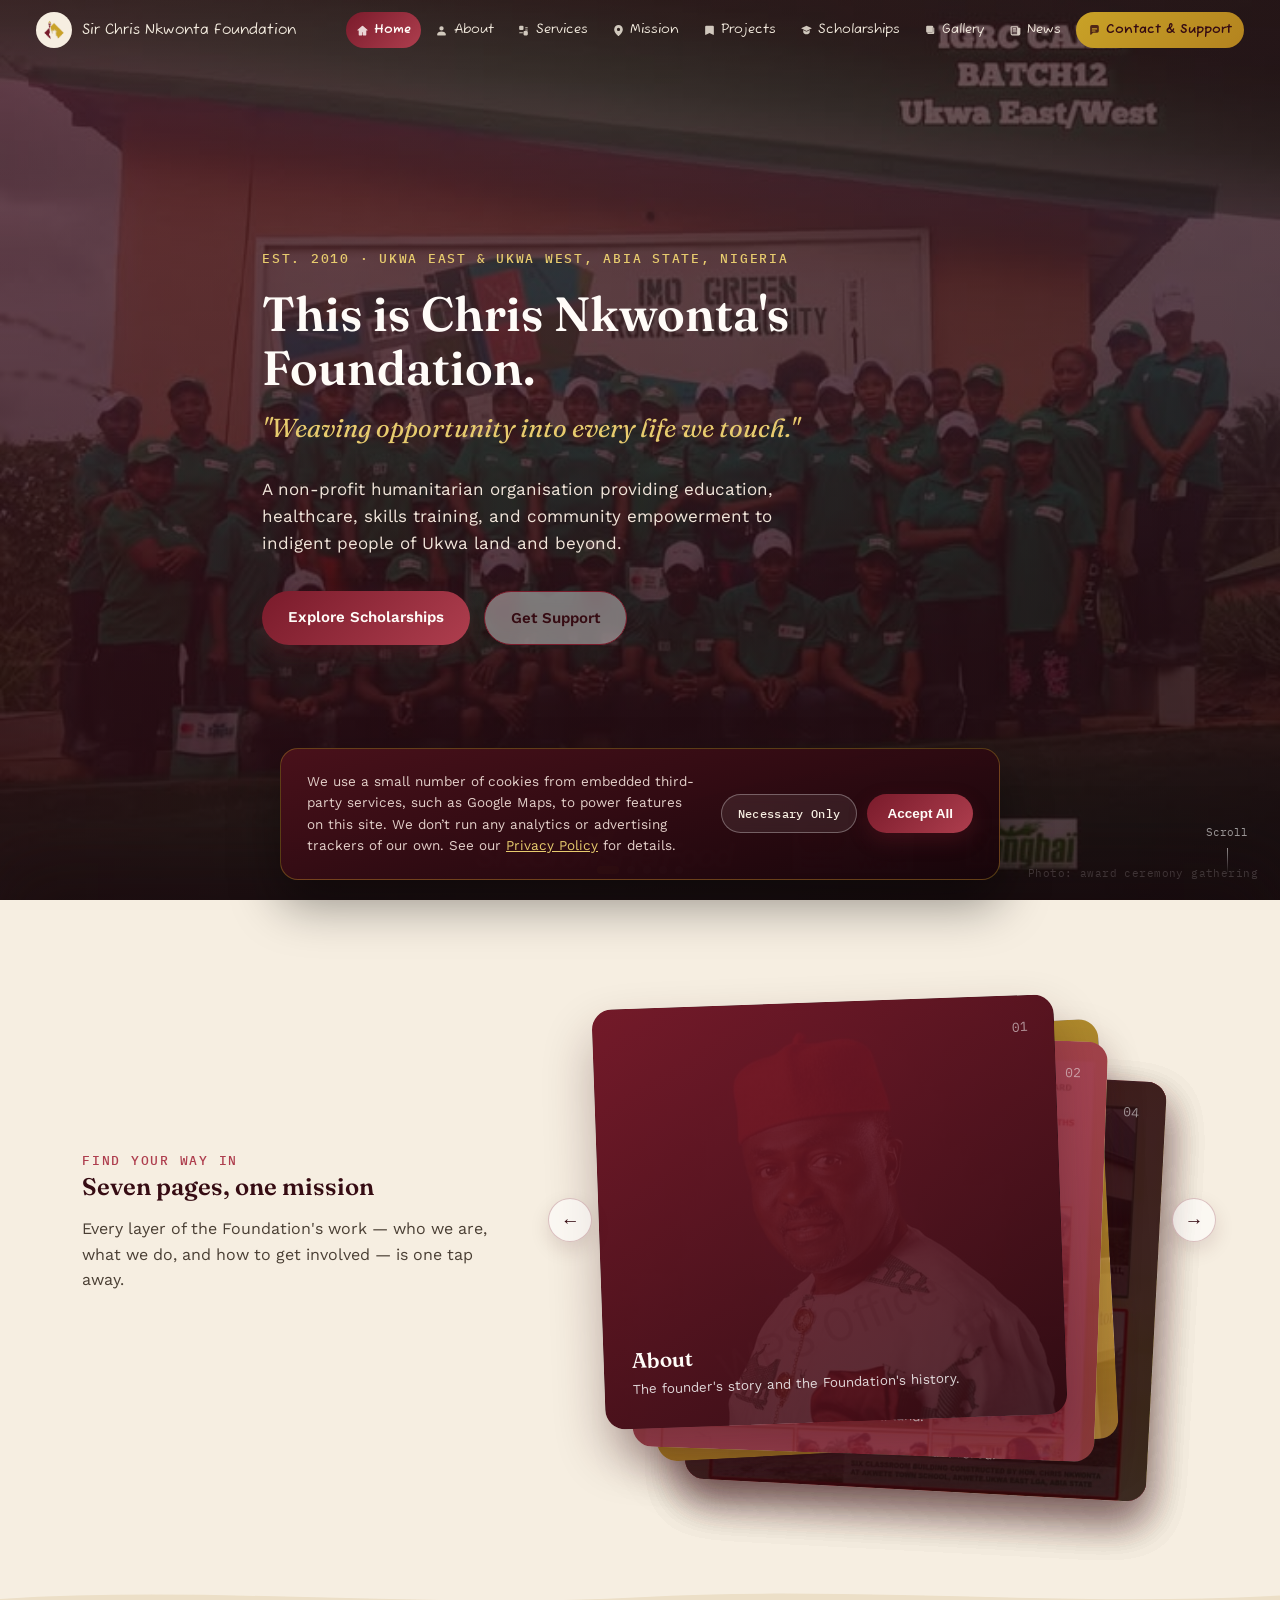
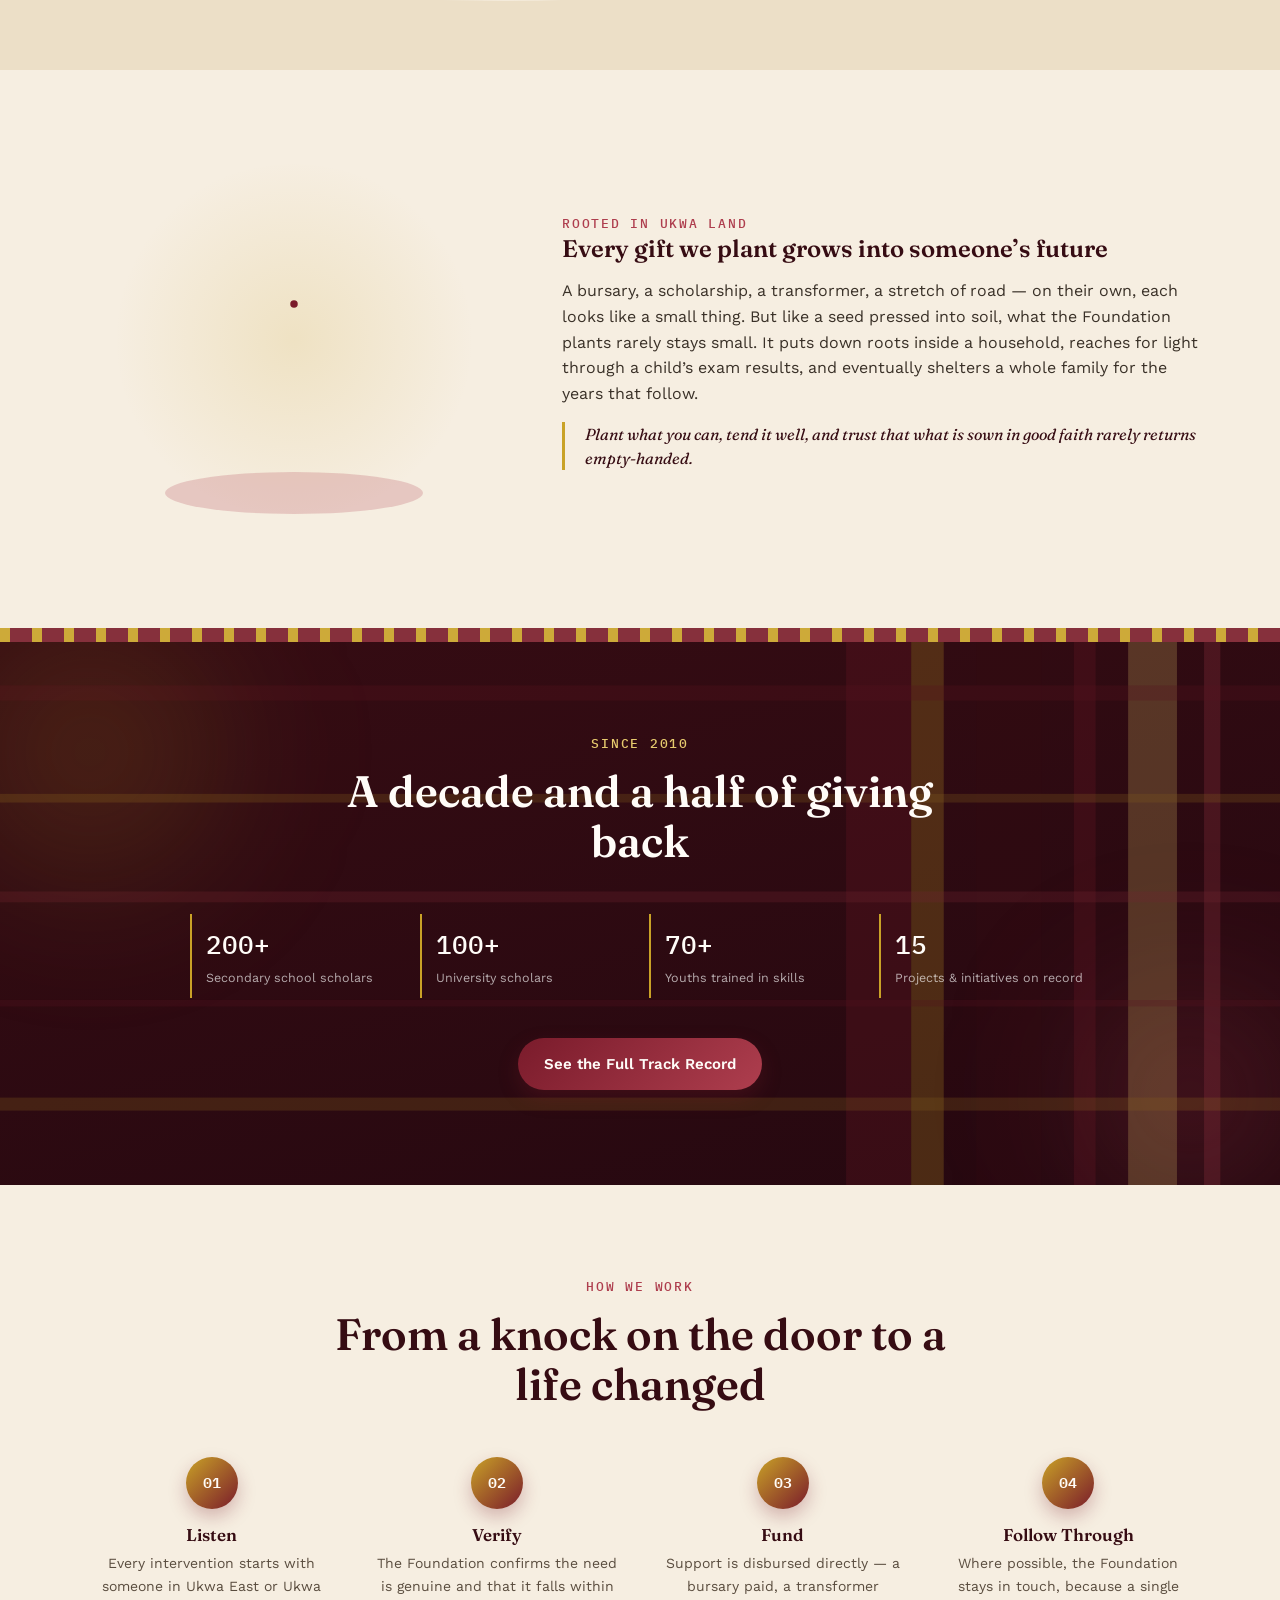
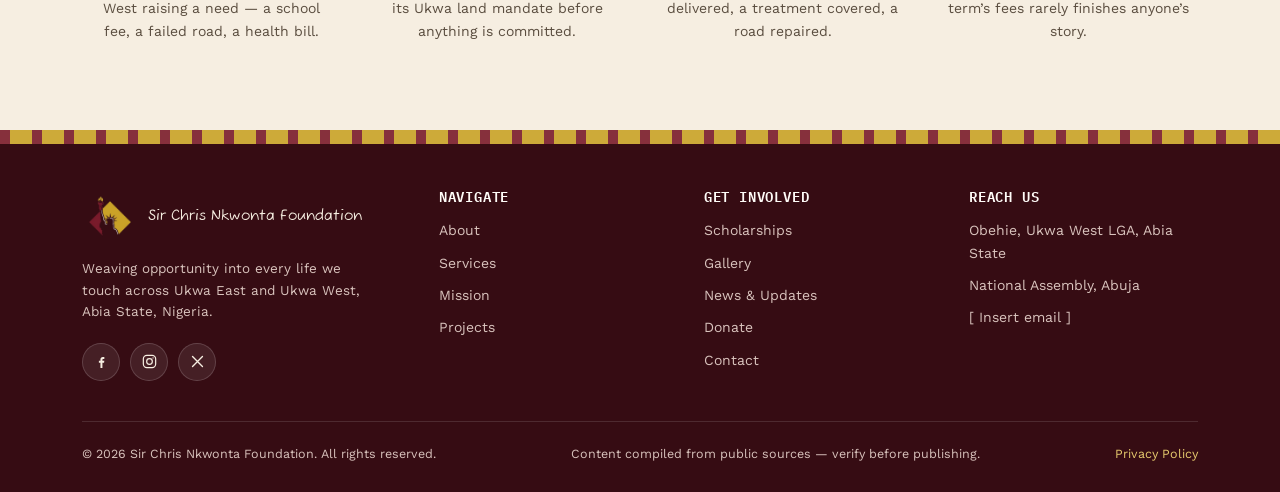
<file: index.html>
<!doctype html>
<html lang="en">
  <head>
    <meta charset="UTF-8" />
    <meta name="viewport" content="width=device-width, initial-scale=1.0" />
    <title>Home &mdash; Sir Chris Nkwonta Foundation</title>
    <meta
      name="description"
      content="The Sir Chris Nkwonta Foundation — weaving opportunity into every life we touch across Ukwa East and Ukwa West, Abia State."
    />
    <link rel="preconnect" href="https://fonts.googleapis.com" />
    <link
      href="https://fonts.googleapis.com/css2?family=Fraunces:opsz,wght@9..144,400;9..144,500;9..144,600;9..144,700&family=Work+Sans:wght@400;500;600;700&family=IBM+Plex+Mono:wght@400;500&family=Fuzzy+Bubbles:wght@400;700&display=swap"
      rel="stylesheet"
    />
    <link rel="icon" href="favicon.svg" type="image/svg+xml" />
    <link rel="icon" href="favicon.ico" sizes="any" />
    <link rel="icon" type="image/png" sizes="32x32" href="favicon-32x32.png" />
    <link rel="icon" type="image/png" sizes="48x48" href="favicon-48x48.png" />
    <link rel="icon" type="image/png" sizes="16x16" href="favicon-16x16.png" />
    <link rel="apple-touch-icon" sizes="180x180" href="apple-touch-icon.png" />
    <link rel="manifest" href="site.webmanifest" />
    <meta name="theme-color" content="#7A1B2B" />
    <link rel="stylesheet" href="css/style.css" />
  </head>
  <body class="home-page">
    <header>
      <div class="navbar">
        <a href="index.html" class="brand">
               <img src="assets/img/brand/icon-any-512x512.png" alt="Sir Chris Nkwonta Foundation" class="logo-slot" />
          Sir Chris Nkwonta Foundation
        </a>
        <button
          class="hamburger"
          id="hamburger"
          aria-label="Toggle menu"
          aria-expanded="false"
        >
          <span></span><span></span><span></span>
        </button>
        <nav class="links" id="navLinks">
          <a href="index.html" class="active">Home</a>
          <a href="about.html">About</a>
          <a href="services.html">Services</a>
          <a href="mission.html">Mission</a>
          <a href="projects.html">Projects</a>
          <a href="scholarships.html">Scholarships</a>
          <a href="gallery.html">Gallery</a>
          <a href="news.html">News</a>
          <a href="contact.html" class="nav-cta">Contact & Support</a>
        </nav>
      </div>
    </header>

    <div class="hero-overlap-wrap">
    <section class="home-hero" id="home">
      <div class="slide-stage" id="slideStage"></div>
      <div class="home-hero-inner">
        <div class="wrap">
          <span class="eyebrow"
            >Est. 2010 &middot; Ukwa East &amp; Ukwa West, Abia State,
            Nigeria</span
          >
          <h1>This is Chris Nkwonta's Foundation.</h1>
          <p class="tagline">"Weaving opportunity into every life we touch."</p>
          <p class="lede">
            A non-profit humanitarian organisation providing education,
            healthcare, skills training, and community empowerment to indigent
            people of Ukwa land and beyond.
          </p>
          <div class="hero-ctas">
            <a href="scholarships.html" class="btn btn-primary"
              >Explore Scholarships</a
            >
            <a href="contact.html" class="btn btn-ghost">Get Support</a>
          </div>
        </div>
      </div>
      <div class="slide-dots" id="slideDots"></div>
      <div class="scroll-cue">
        <span>Scroll</span><span class="line"></span>
      </div>
    </section>

    <section class="stack-section" id="explore">
      <div class="wrap stack-wrap">
        <div class="stack-copy" data-reveal>
          <span class="eyebrow">Find Your Way In</span>
          <h2>Seven pages, one mission</h2>
          <p>
            Every layer of the Foundation's work &mdash; who we are, what we do,
            and how to get involved &mdash; is one tap away.
          </p>
        </div>
        <div class="stack-panel">
          <div class="stack-deck" id="stackDeck">
            <a class="stack-card" href="about.html"
              ><span class="num">01</span>
              <h3>About</h3>
              <p>The founder's story and the Foundation's history.</p></a
            >
            <a class="stack-card" href="services.html"
              ><span class="num">02</span>
              <h3>Services</h3>
              <p>Six areas of support across Ukwa land.</p></a
            >
            <a class="stack-card" href="mission.html"
              ><span class="num">03</span>
              <h3>Mission</h3>
              <p>Why the Foundation exists, and what it values.</p></a
            >
            <a class="stack-card" href="projects.html"
              ><span class="num">04</span>
              <h3>Projects</h3>
              <p>A running record of what's been delivered.</p></a
            >
            <a class="stack-card" href="scholarships.html"
              ><span class="num">05</span>
              <h3>Scholarships</h3>
              <p>Three tiers of educational support.</p></a
            >
            <a class="stack-card" href="news.html"
              ><span class="num">06</span>
              <h3>News</h3>
              <p>The latest coverage of Rep. Nkwonta.</p></a
            >
            <a class="stack-card" href="contact.html"
              ><span class="num">07</span>
              <h3>Contact &amp; Support</h3>
              <p>Reach the Foundation, or get involved.</p></a
            >
          </div>
          <div class="stack-controls" aria-label="Browse page cards">
            <button
              type="button"
              class="stack-arrow"
              id="stackPrev"
              aria-label="Previous page card"
            >
              &larr;
            </button>
            <span>Cards</span>
            <button
              type="button"
              class="stack-arrow"
              id="stackNext"
              aria-label="Next page card"
            >
              &rarr;
            </button>
          </div>
        </div>
      </div>
    </section>
    </div>

    <div class="section-morph" id="sectionMorph" aria-hidden="true">
      <svg
        viewBox="0 0 1200 130"
        preserveAspectRatio="none"
        xmlns="http://www.w3.org/2000/svg"
      >
        <path
          class="morph-shape morph-shape--from"
          d="M0 46 C200 30,400 58,600 44 C800 30,1000 56,1200 42 L1200 130 L0 130 Z"
        ></path>
        <path
          class="morph-shape morph-shape--to"
          d="M0 70 C150 40,320 92,480 58 C650 26,780 88,960 52 C1060 34,1140 62,1200 54 L1200 130 L0 130 Z"
        ></path>
      </svg>
    </div>

    <section class="on-white seeds-section">
      <div class="wrap seeds-wrap">
        <div class="seeds-visual" data-reveal>
          <svg
            class="seed-plant"
            viewBox="0 0 200 240"
            xmlns="http://www.w3.org/2000/svg"
            aria-hidden="true"
          >
            <ellipse class="seed-soil" cx="100" cy="222" rx="86" ry="14"></ellipse>
            <path
              class="seed-stem"
              pathLength="100"
              d="M100 222 C100 190 98 150 100 96"
            ></path>
            <path
              class="seed-leaf seed-leaf--l1"
              d="M100 178 C74 172 58 154 54 132 C84 137 100 156 100 178 Z"
            ></path>
            <path
              class="seed-leaf seed-leaf--r1"
              d="M100 156 C126 148 142 130 146 108 C118 114 102 134 100 156 Z"
            ></path>
            <path
              class="seed-leaf seed-leaf--l2"
              d="M100 128 C76 121 62 103 58 82 C86 88 100 106 100 128 Z"
            ></path>
            <path
              class="seed-leaf seed-leaf--r2"
              d="M100 110 C124 102 138 84 142 63 C116 69 102 88 100 110 Z"
            ></path>
            <g class="seed-petals">
              <circle cx="100" cy="82" r="7"></circle>
              <circle cx="114" cy="96" r="7"></circle>
              <circle cx="100" cy="110" r="7"></circle>
              <circle cx="86" cy="96" r="7"></circle>
            </g>
            <circle class="seed-bud" cx="100" cy="96" r="8"></circle>
          </svg>
        </div>
        <div class="seeds-copy" data-reveal>
          <span class="eyebrow">Rooted in Ukwa Land</span>
          <h2>Every gift we plant grows into someone&rsquo;s future</h2>
          <p>
            A bursary, a scholarship, a transformer, a stretch of road
            &mdash; on their own, each looks like a small thing. But like a
            seed pressed into soil, what the Foundation plants rarely stays
            small. It puts down roots inside a household, reaches for light
            through a child&rsquo;s exam results, and eventually shelters a
            whole family for the years that follow.
          </p>
          <p class="seeds-quote">
            Plant what you can, tend it well, and trust that what is sown
            in good faith rarely returns empty-handed.
          </p>
        </div>
      </div>
    </section>

    <div class="thread"></div>

    <section class="on-maroon">
      <div class="blob m1"></div>
      <div class="blob m2"></div>
      <svg
        class="weave-bg"
        viewBox="0 0 1180 560"
        xmlns="http://www.w3.org/2000/svg"
        preserveAspectRatio="xMaxYMid slice"
        aria-hidden="true"
      >
        <g opacity="0.45">
          <rect x="780" y="0" width="60" height="560" fill="#7A1B2B" />
          <rect x="840" y="0" width="30" height="560" fill="#C9A227" />
          <rect x="900" y="0" width="60" height="560" fill="#360C13" />
          <rect x="990" y="0" width="20" height="560" fill="#7A1B2B" />
          <rect x="1040" y="0" width="45" height="560" fill="#E7CB6E" />
          <rect x="1110" y="0" width="15" height="560" fill="#AE3E4E" />
        </g>
        <g opacity="0.3">
          <rect x="0" y="40" width="1180" height="14" fill="#7A1B2B" />
          <rect x="0" y="140" width="1180" height="8" fill="#C9A227" />
          <rect x="0" y="230" width="1180" height="10" fill="#AE3E4E" />
          <rect x="0" y="330" width="1180" height="6" fill="#7A1B2B" />
          <rect x="0" y="420" width="1180" height="12" fill="#C9A227" />
          <rect x="0" y="510" width="1180" height="8" fill="#AE3E4E" />
        </g>
      </svg>
      <div class="wrap">
        <div class="section-head center" data-reveal>
          <span class="eyebrow">Since 2010</span>
          <h2>A decade and a half of giving back</h2>
        </div>
        <div
          class="stats-row"
          style="margin: 0 auto 40px; justify-content: center"
          data-reveal
        >
          <div class="stat">
            <div class="num">200+</div>
            <div class="label">Secondary school scholars</div>
          </div>
          <div class="stat">
            <div class="num">100+</div>
            <div class="label">University scholars</div>
          </div>
          <div class="stat">
            <div class="num">70+</div>
            <div class="label">Youths trained in skills</div>
          </div>
          <div class="stat">
            <div class="num">15</div>
            <div class="label">Projects &amp; initiatives on record</div>
          </div>
        </div>
        <div style="text-align: center" data-reveal>
          <a href="projects.html" class="btn btn-primary"
            >See the Full Track Record</a
          >
        </div>
      </div>
    </section>

    <section class="on-white process-section">
      <div class="wrap">
        <div class="section-head center" data-reveal>
          <span class="eyebrow">How We Work</span>
          <h2>From a knock on the door to a life changed</h2>
        </div>
        <div class="process-row">
          <div class="process-step" data-reveal>
            <div class="process-num">01</div>
            <h3>Listen</h3>
            <p>
              Every intervention starts with someone in Ukwa East or Ukwa
              West raising a need &mdash; a school fee, a failed road, a
              health bill.
            </p>
          </div>
          <div class="process-step" data-reveal>
            <div class="process-num">02</div>
            <h3>Verify</h3>
            <p>
              The Foundation confirms the need is genuine and that it falls
              within its Ukwa land mandate before anything is committed.
            </p>
          </div>
          <div class="process-step" data-reveal>
            <div class="process-num">03</div>
            <h3>Fund</h3>
            <p>
              Support is disbursed directly &mdash; a bursary paid, a
              transformer delivered, a treatment covered, a road repaired.
            </p>
          </div>
          <div class="process-step" data-reveal>
            <div class="process-num">04</div>
            <h3>Follow Through</h3>
            <p>
              Where possible, the Foundation stays in touch, because a
              single term&rsquo;s fees rarely finishes anyone&rsquo;s story.
            </p>
          </div>
        </div>
      </div>
    </section>

    <div class="thread deep"></div>

    <footer>
      <div class="wrap">
        <div class="foot-grid">
          <div>
            <div class="brand">
                       <img src="assets/img/brand/icon-any-512x512.png" alt="Sir Chris Nkwonta Foundation" class="logo-slot" />
              Sir Chris Nkwonta Foundation
            </div>
            <p class="foot-desc">
              Weaving opportunity into every life we touch across Ukwa East and
              Ukwa West, Abia State, Nigeria.
            </p>
            <div class="social-row">
              <a href="#" aria-label="Facebook"
                ><svg viewBox="0 0 24 24" fill="currentColor">
                  <path
                    d="M14 8.5h2V5.8h-2.2c-2 0-3.3 1.3-3.3 3.4V11H8.3v2.7H10.5V21h2.8v-7.3h2.3l.4-2.7h-2.7V9.3c0-.5.3-.8 1-.8z"
                  /></svg
              ></a>
              <a href="#" aria-label="Instagram"
                ><svg
                  viewBox="0 0 24 24"
                  fill="none"
                  stroke="currentColor"
                  stroke-width="1.7"
                >
                  <rect x="3.3" y="3.3" width="17.4" height="17.4" rx="5" />
                  <circle cx="12" cy="12" r="4" />
                  <circle
                    cx="17"
                    cy="7"
                    r="0.9"
                    fill="currentColor"
                    stroke="none"
                  /></svg
              ></a>
              <a href="#" aria-label="X (Twitter)"
                ><svg
                  viewBox="0 0 24 24"
                  fill="none"
                  stroke="currentColor"
                  stroke-width="1.9"
                  stroke-linecap="round"
                >
                  <path d="M5 5l14 14M19 5L5 19" /></svg
              ></a>
            </div>
          </div>
          <div>
            <h4>Navigate</h4>
            <ul>
              <li><a href="about.html">About</a></li>
              <li><a href="services.html">Services</a></li>
              <li><a href="mission.html">Mission</a></li>
              <li><a href="projects.html">Projects</a></li>
            </ul>
          </div>
          <div>
            <h4>Get Involved</h4>
            <ul>
              <li><a href="scholarships.html">Scholarships</a></li>
              <li><a href="gallery.html">Gallery</a></li>
              <li><a href="news.html">News &amp; Updates</a></li>
              <li><a href="contact.html">Donate</a></li>
              <li><a href="contact.html">Contact</a></li>
            </ul>
          </div>
          <div>
            <h4>Reach Us</h4>
            <ul>
              <li>Obehie, Ukwa West LGA, Abia State</li>
              <li>National Assembly, Abuja</li>
              <li>[ Insert email ]</li>
            </ul>
          </div>
        </div>
        <div class="bottom">
          <span
            >&copy; <span class="js-year"></span> Sir Chris Nkwonta Foundation.
            All rights reserved.</span
          >
          <span
            >Content compiled from public sources &mdash; verify before
            publishing.</span
          >
          <span><a href="privacy.html">Privacy Policy</a></span>
        </div>
      </div>
    </footer>
    <script src="js/main.js"></script>
    <script src="js/cookies.js"></script>
    <script src="js/home.js"></script>
  </body>
</html>
</file>
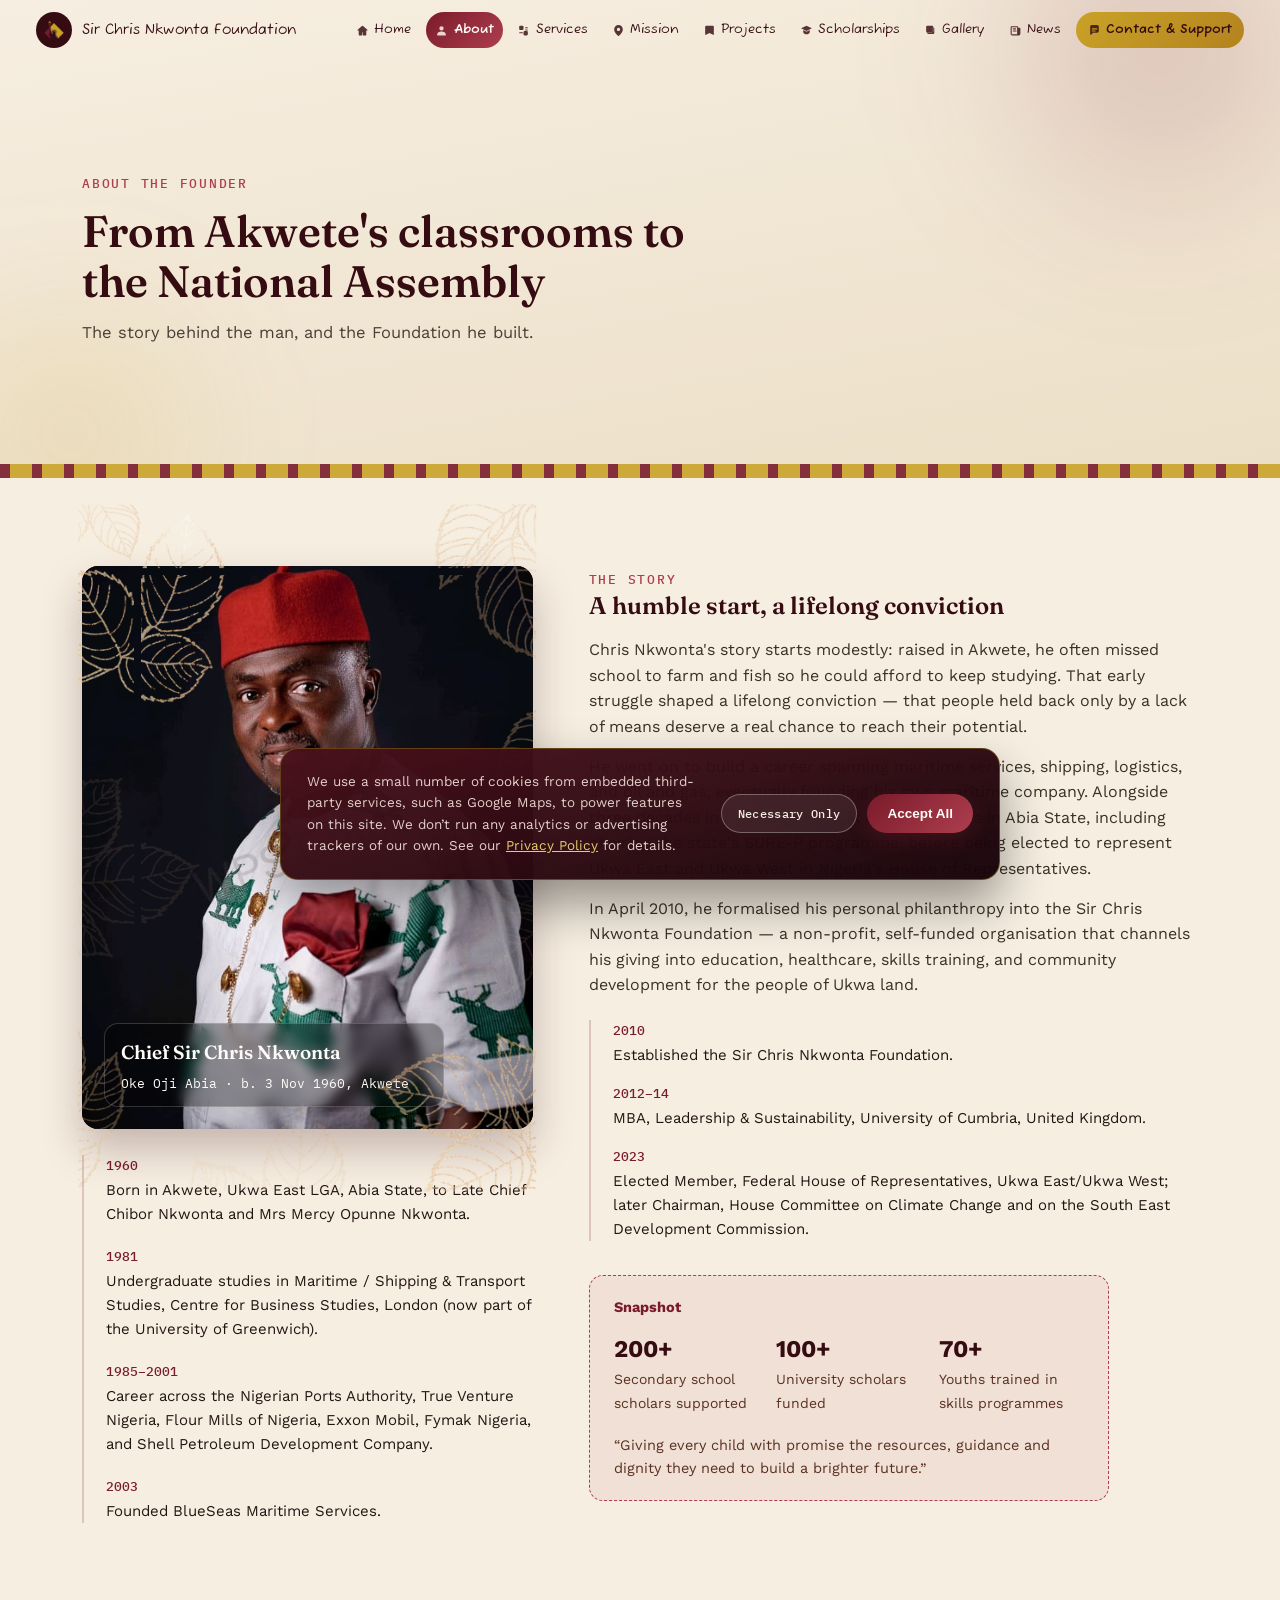
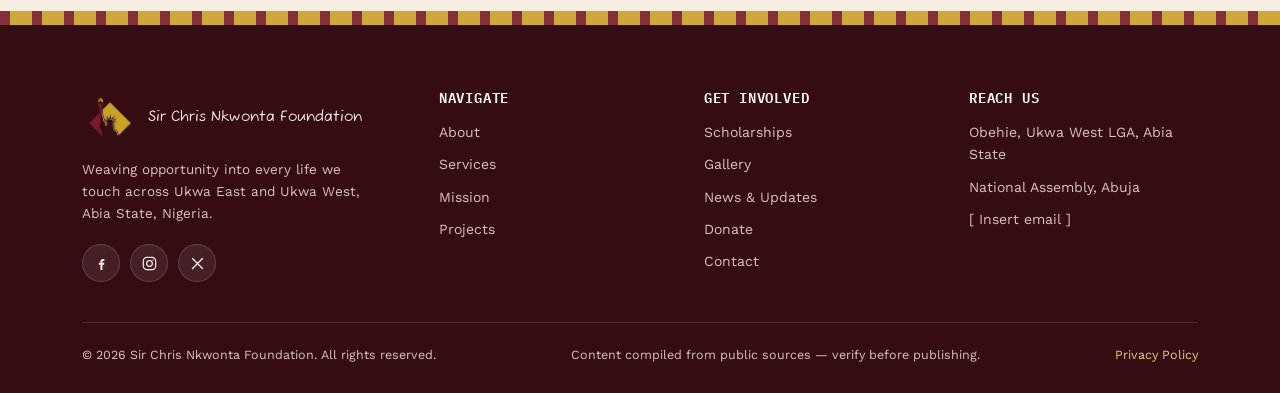
<file: about.html>
<!doctype html>
<html lang="en">
  <head>
    <meta charset="UTF-8" />
    <meta name="viewport" content="width=device-width, initial-scale=1.0" />
    <title>About &mdash; Sir Chris Nkwonta Foundation</title>
    <meta
      name="description"
      content="The story of Chief Sir Chris Nkwonta and the founding of his Foundation."
    />
    <link rel="preconnect" href="https://fonts.googleapis.com" />
    <link
      href="https://fonts.googleapis.com/css2?family=Fraunces:opsz,wght@9..144,400;9..144,500;9..144,600;9..144,700&family=Work+Sans:wght@400;500;600;700&family=IBM+Plex+Mono:wght@400;500&family=Fuzzy+Bubbles:wght@400;700&display=swap"
      rel="stylesheet"
    />
    <link rel="icon" href="favicon.svg" type="image/svg+xml" />
    <link rel="icon" href="favicon.ico" sizes="any" />
    <link rel="icon" type="image/png" sizes="32x32" href="favicon-32x32.png" />
    <link rel="icon" type="image/png" sizes="48x48" href="favicon-48x48.png" />
    <link rel="icon" type="image/png" sizes="16x16" href="favicon-16x16.png" />
    <link rel="apple-touch-icon" sizes="180x180" href="apple-touch-icon.png" />
    <link rel="manifest" href="site.webmanifest" />
    <meta name="theme-color" content="#7A1B2B" />
    <link rel="stylesheet" href="css/style.css" />
  </head>
  <body>
    <header>
      <div class="navbar">
        <a href="index.html" class="brand">
               <img src="assets/img/brand/icon-any-512x512.png" alt="Sir Chris Nkwonta Foundation" class="logo-slot" />
          Sir Chris Nkwonta Foundation
        </a>
        <button
          class="hamburger"
          id="hamburger"
          aria-label="Toggle menu"
          aria-expanded="false"
        >
          <span></span><span></span><span></span>
        </button>
        <nav class="links" id="navLinks">
          <a href="index.html">Home</a>
          <a href="about.html" class="active">About</a>
          <a href="services.html">Services</a>
          <a href="mission.html">Mission</a>
          <a href="projects.html">Projects</a>
          <a href="scholarships.html">Scholarships</a>
          <a href="gallery.html">Gallery</a>
          <a href="news.html">News</a>
          <a href="contact.html" class="nav-cta">Contact & Support</a>
        </nav>
      </div>
    </header>

    <section class="page-hero">
      <div class="blob b1"></div>
      <div class="blob b2"></div>
      <div class="wrap">
        <div class="section-head" data-reveal>
          <span class="eyebrow">About the Founder</span>
          <h1>From Akwete's classrooms to the National Assembly</h1>
          <p>The story behind the man, and the Foundation he built.</p>
        </div>
      </div>
    </section>

    <div class="thread deep"></div>

    <section class="on-white">
      <div class="wrap">
        <div class="about-grid">
          <div data-reveal>
            <div class="portrait-frame">
              <div class="portrait">
                <img
                  src="assets/img/chris.jpg"
                  alt="Portrait of Chief Sir Chris Nkwonta"
                />
                <div class="cap">
                  <b>Chief Sir Chris Nkwonta</b>Oke Oji Abia &middot; b. 3 Nov
                  1960, Akwete
                </div>
              </div>
              <img
                class="frame-overlay"
                src="assets/img/about-frame.png"
                alt=""
                aria-hidden="true"
              />
            </div>
            <div class="timeline">
              <div class="tl-item">
                <div class="yr">1960</div>
                <p>
                  Born in Akwete, Ukwa East LGA, Abia State, to Late Chief
                  Chibor Nkwonta and Mrs Mercy Opunne Nkwonta.
                </p>
              </div>
              <div class="tl-item">
                <div class="yr">1981</div>
                <p>
                  Undergraduate studies in Maritime / Shipping &amp; Transport
                  Studies, Centre for Business Studies, London (now part of the
                  University of Greenwich).
                </p>
              </div>
              <div class="tl-item">
                <div class="yr">1985&ndash;2001</div>
                <p>
                  Career across the Nigerian Ports Authority, True Venture
                  Nigeria, Flour Mills of Nigeria, Exxon Mobil, Fymak Nigeria,
                  and Shell Petroleum Development Company.
                </p>
              </div>
              <div class="tl-item">
                <div class="yr">2003</div>
                <p>Founded BlueSeas Maritime Services.</p>
              </div>
            </div>
          </div>
          <div data-reveal>
            <span class="eyebrow">The Story</span>
            <h2>A humble start, a lifelong conviction</h2>
            <p style="margin-top: 18px; color: #3a3128">
              Chris Nkwonta's story starts modestly: raised in Akwete, he often
              missed school to farm and fish so he could afford to keep
              studying. That early struggle shaped a lifelong conviction &mdash;
              that people held back only by a lack of means deserve a real
              chance to reach their potential.
            </p>
            <p style="margin-top: 14px; color: #3a3128">
              He went on to build a career spanning maritime services, shipping,
              logistics, and oil and gas, eventually founding his own maritime
              company. Alongside three decades in business, he took on public
              roles in Abia State, including chairing the state's SURE-P
              programme, before being elected to represent Ukwa East and Ukwa
              West in Nigeria's House of Representatives.
            </p>
            <p style="margin-top: 14px; color: #3a3128">
              In April 2010, he formalised his personal philanthropy into the
              Sir Chris Nkwonta Foundation &mdash; a non-profit, self-funded
              organisation that channels his giving into education, healthcare,
              skills training, and community development for the people of Ukwa
              land.
            </p>
            <div class="timeline timeline--recent" data-reveal>
              <div class="tl-item">
                <div class="yr">2010</div>
                <p>Established the Sir Chris Nkwonta Foundation.</p>
              </div>
              <div class="tl-item">
                <div class="yr">2012&ndash;14</div>
                <p>
                  MBA, Leadership &amp; Sustainability, University of Cumbria,
                  United Kingdom.
                </p>
              </div>
              <div class="tl-item">
                <div class="yr">2023</div>
                <p>
                  Elected Member, Federal House of Representatives, Ukwa
                  East/Ukwa West; later Chairman, House Committee on Climate
                  Change and on the South East Development Commission.
                </p>
              </div>
            </div>
            <div class="notice about-snapshot" data-reveal>
              <b>Snapshot</b>
              <div class="notice-row">
                <div>
                  <strong>200+</strong>
                  <p>Secondary school scholars supported</p>
                </div>
                <div>
                  <strong>100+</strong>
                  <p>University scholars funded</p>
                </div>
                <div>
                  <strong>70+</strong>
                  <p>Youths trained in skills programmes</p>
                </div>
              </div>
              <p style="margin-top: 18px; color: #5a3121">
                &ldquo;Giving every child with promise the resources, guidance and
                dignity they need to build a brighter future.&rdquo;
              </p>
            </div>
          </div>
        </div>
      </div>
    </section>

    <div class="thread deep"></div>

    <footer>
      <div class="wrap">
        <div class="foot-grid">
          <div>
            <div class="brand">
                       <img src="assets/img/brand/icon-any-512x512.png" alt="Sir Chris Nkwonta Foundation" class="logo-slot" />
              Sir Chris Nkwonta Foundation
            </div>
            <p class="foot-desc">
              Weaving opportunity into every life we touch across Ukwa East and
              Ukwa West, Abia State, Nigeria.
            </p>
            <div class="social-row">
              <a href="#" aria-label="Facebook"
                ><svg viewBox="0 0 24 24" fill="currentColor">
                  <path
                    d="M14 8.5h2V5.8h-2.2c-2 0-3.3 1.3-3.3 3.4V11H8.3v2.7H10.5V21h2.8v-7.3h2.3l.4-2.7h-2.7V9.3c0-.5.3-.8 1-.8z"
                  /></svg
              ></a>
              <a href="#" aria-label="Instagram"
                ><svg
                  viewBox="0 0 24 24"
                  fill="none"
                  stroke="currentColor"
                  stroke-width="1.7"
                >
                  <rect x="3.3" y="3.3" width="17.4" height="17.4" rx="5" />
                  <circle cx="12" cy="12" r="4" />
                  <circle
                    cx="17"
                    cy="7"
                    r="0.9"
                    fill="currentColor"
                    stroke="none"
                  /></svg
              ></a>
              <a href="#" aria-label="X (Twitter)"
                ><svg
                  viewBox="0 0 24 24"
                  fill="none"
                  stroke="currentColor"
                  stroke-width="1.9"
                  stroke-linecap="round"
                >
                  <path d="M5 5l14 14M19 5L5 19" /></svg
              ></a>
            </div>
          </div>
          <div>
            <h4>Navigate</h4>
            <ul>
              <li><a href="about.html">About</a></li>
              <li><a href="services.html">Services</a></li>
              <li><a href="mission.html">Mission</a></li>
              <li><a href="projects.html">Projects</a></li>
            </ul>
          </div>
          <div>
            <h4>Get Involved</h4>
            <ul>
              <li><a href="scholarships.html">Scholarships</a></li>
              <li><a href="gallery.html">Gallery</a></li>
              <li><a href="news.html">News &amp; Updates</a></li>
              <li><a href="contact.html">Donate</a></li>
              <li><a href="contact.html">Contact</a></li>
            </ul>
          </div>
          <div>
            <h4>Reach Us</h4>
            <ul>
              <li>Obehie, Ukwa West LGA, Abia State</li>
              <li>National Assembly, Abuja</li>
              <li>[ Insert email ]</li>
            </ul>
          </div>
        </div>
        <div class="bottom">
          <span
            >&copy; <span class="js-year"></span> Sir Chris Nkwonta Foundation.
            All rights reserved.</span
          >
          <span
            >Content compiled from public sources &mdash; verify before
            publishing.</span
          >
          <span><a href="privacy.html">Privacy Policy</a></span>
        </div>
      </div>
    </footer>
    <script src="js/main.js"></script>
    <script src="js/cookies.js"></script>
  </body>
</html>
</file>
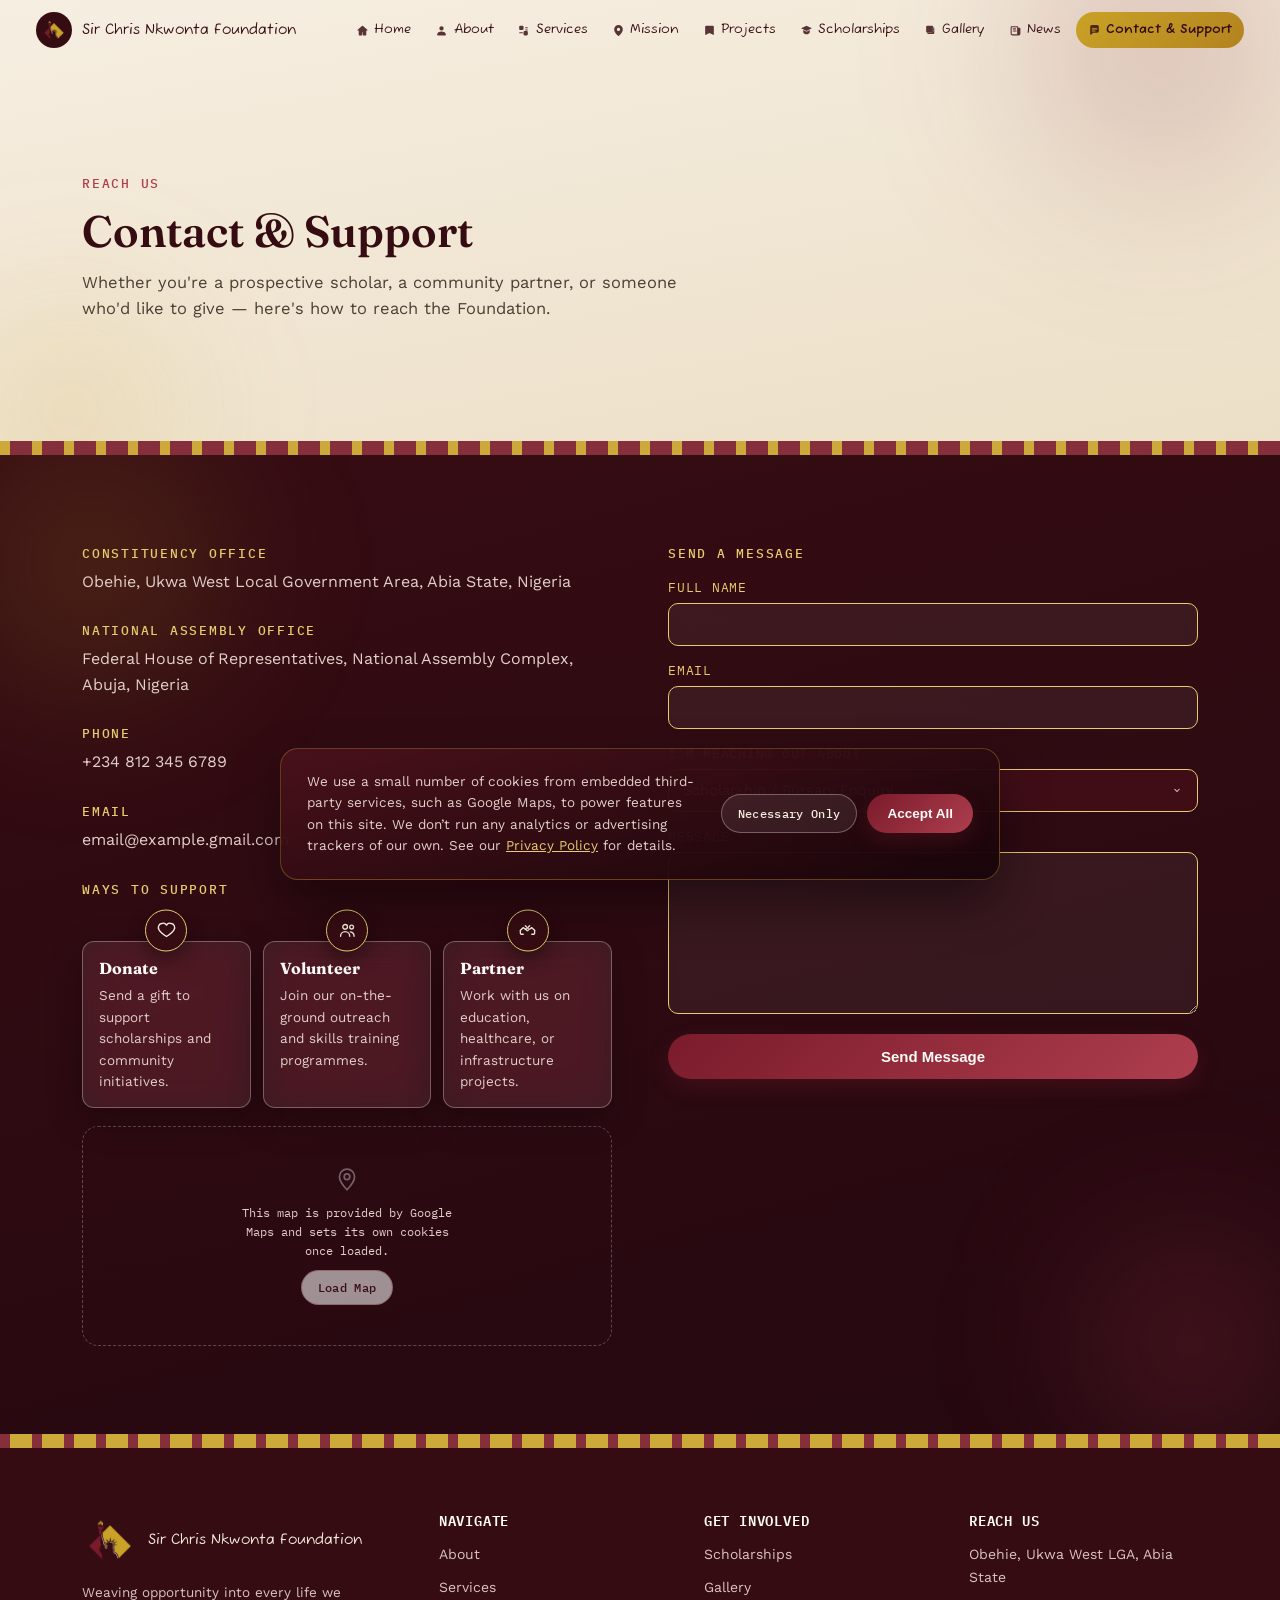
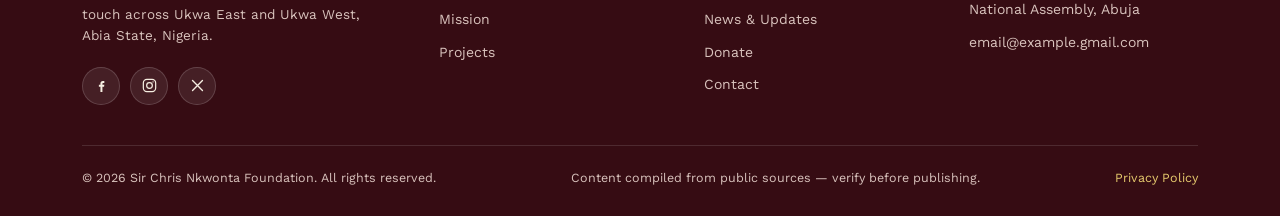
<file: contact.html>
<!doctype html>
<html lang="en">
  <head>
    <meta charset="UTF-8" />
    <meta name="viewport" content="width=device-width, initial-scale=1.0" />
    <title>Contact & Support &mdash; Sir Chris Nkwonta Foundation</title>
    <meta
      name="description"
      content="Get in touch with the Sir Chris Nkwonta Foundation, or find out how to support its work."
    />
    <link rel="preconnect" href="https://fonts.googleapis.com" />
    <link
      href="https://fonts.googleapis.com/css2?family=Fraunces:opsz,wght@9..144,400;9..144,500;9..144,600;9..144,700&family=Work+Sans:wght@400;500;600;700&family=IBM+Plex+Mono:wght@400;500&family=Fuzzy+Bubbles:wght@400;700&display=swap"
      rel="stylesheet"
    />
    <link rel="icon" href="favicon.svg" type="image/svg+xml" />
    <link rel="icon" href="favicon.ico" sizes="any" />
    <link rel="icon" type="image/png" sizes="32x32" href="favicon-32x32.png" />
    <link rel="icon" type="image/png" sizes="48x48" href="favicon-48x48.png" />
    <link rel="icon" type="image/png" sizes="16x16" href="favicon-16x16.png" />
    <link rel="apple-touch-icon" sizes="180x180" href="apple-touch-icon.png" />
    <link rel="manifest" href="site.webmanifest" />
    <meta name="theme-color" content="#7A1B2B" />
    <link rel="stylesheet" href="css/style.css" />
  </head>
  <body>
    <header>
      <div class="navbar">
        <a href="index.html" class="brand">
          <img
            src="assets/img/brand/icon-any-512x512.png"
            alt="Sir Chris Nkwonta Foundation"
            class="logo-slot"
          />
          Sir Chris Nkwonta Foundation
        </a>
        <button
          class="hamburger"
          id="hamburger"
          aria-label="Toggle menu"
          aria-expanded="false"
        >
          <span></span><span></span><span></span>
        </button>
        <nav class="links" id="navLinks">
          <a href="index.html">Home</a>
          <a href="about.html">About</a>
          <a href="services.html">Services</a>
          <a href="mission.html">Mission</a>
          <a href="projects.html">Projects</a>
          <a href="scholarships.html">Scholarships</a>
          <a href="gallery.html">Gallery</a>
          <a href="news.html">News</a>
          <a href="contact.html" class="active nav-cta">Contact & Support</a>
        </nav>
      </div>
    </header>

    <section class="page-hero">
      <div class="blob b1"></div>
      <div class="blob b2"></div>
      <div class="wrap">
        <div class="section-head" data-reveal>
          <span class="eyebrow">Reach Us</span>
          <h1>Contact &amp; Support</h1>
          <p>
            Whether you're a prospective scholar, a community partner, or
            someone who'd like to give &mdash; here's how to reach the
            Foundation.
          </p>
        </div>
      </div>
    </section>

    <div class="thread"></div>

    <section class="on-maroon">
      <div class="blob m1"></div>
      <div class="blob m2"></div>
      <div class="wrap">
        <div class="contact-grid">
          <div data-reveal>
            <div class="info-block">
              <span class="eyebrow">Constituency Office</span>
              <p>
                Obehie, Ukwa West Local Government Area, Abia State, Nigeria
              </p>
            </div>
            <div class="info-block">
              <span class="eyebrow">National Assembly Office</span>
              <p>
                Federal House of Representatives, National Assembly Complex,
                Abuja, Nigeria
              </p>
            </div>
            <div class="info-block">
              <span class="eyebrow">Phone</span>
              <p>+234 812 345 6789</p>
            </div>
            <div class="info-block">
              <span class="eyebrow">Email</span>
              <p>email@example.gmail.com</p>
            </div>
            <span class="eyebrow" style="display: block; margin: 26px 0 12px"
              >Ways to Support</span
            >
            <div class="support-row">
              <div class="support-chip">
                <div class="chip-ico" aria-hidden="true">
                  <svg viewBox="0 0 24 24" fill="none" stroke="currentColor" stroke-width="1.7" stroke-linecap="round" stroke-linejoin="round"><path d="M12 20.2s-7.2-4.4-9.6-8.7C.7 8 2.3 4.3 6 3.8a5 5 0 0 1 6 2 5 5 0 0 1 6-2c3.7.5 5.3 4.2 3.6 7.7C19.2 15.8 12 20.2 12 20.2z"/></svg>
                </div>
                <div class="chip-body glass-dark">
                  <b>Donate</b>Send a gift to support scholarships and community
                  initiatives.
                </div>
              </div>
              <div class="support-chip">
                <div class="chip-ico" aria-hidden="true">
                  <svg viewBox="0 0 24 24" fill="none" stroke="currentColor" stroke-width="1.7" stroke-linecap="round" stroke-linejoin="round"><circle cx="9" cy="8" r="3"/><path d="M3.2 20c0-3.4 2.6-6 5.8-6s5.8 2.6 5.8 6"/><circle cx="17.2" cy="8.3" r="2.4"/><path d="M15.6 14.4c2.7.4 4.7 2.8 4.7 5.6"/></svg>
                </div>
                <div class="chip-body glass-dark">
                  <b>Volunteer</b>Join our on-the-ground outreach and skills
                  training programmes.
                </div>
              </div>
              <div class="support-chip">
                <div class="chip-ico" aria-hidden="true">
                  <svg viewBox="0 0 24 24" fill="none" stroke="currentColor" stroke-width="1.7" stroke-linecap="round" stroke-linejoin="round"><path d="M3 12.4 6.8 9l2.1 1.7a1.5 1.5 0 0 0 2-.1l.2-.2a1.5 1.5 0 0 0-.1-2.1L9.3 6.6"/><path d="M21 12.4 17.2 9l-2.1 1.7a1.5 1.5 0 0 1-2-.1l-.2-.2a1.5 1.5 0 0 1 .1-2.1l1.7-1.7"/><path d="M9 10.5 10.9 12.3a1.4 1.4 0 0 0 2 0"/><path d="M3 12.4v3.7c0 .7.6 1.3 1.3 1.3H6.6"/><path d="M21 12.4v3.7c0 .7-.6 1.3-1.3 1.3H17.4"/></svg>
                </div>
                <div class="chip-body glass-dark">
                  <b>Partner</b>Work with us on education, healthcare, or
                  infrastructure projects.
                </div>
              </div>
            </div>
            <div
              class="map-slot"
              id="mapEmbed"
              data-map-title="Obehie, Ukwa West LGA - Google Map"
              data-map-src="https://www.google.com/maps?q=Obehie,+Ukwa+West+LGA,+Abia+State,+Nigeria&output=embed"
            >
              <div class="map-slot__placeholder">
                <svg
                  class="map-slot__pin"
                  viewBox="0 0 24 24"
                  fill="none"
                  stroke="currentColor"
                  stroke-width="1.6"
                  aria-hidden="true"
                >
                  <path
                    d="M12 21s7-7.2 7-12a7 7 0 1 0-14 0c0 4.8 7 12 7 12Z"
                  />
                  <circle cx="12" cy="9" r="2.6" />
                </svg>
                <p>
                  This map is provided by Google Maps and sets its own
                  cookies once loaded.
                </p>
                <button type="button" class="btn-view" id="mapLoadBtn">
                  Load Map
                </button>
              </div>
            </div>
          </div>
          <div data-reveal>
            <span class="eyebrow" style="display: block; margin-bottom: 14px"
              >Send a Message</span
            >
            <form id="contactForm">
              <div class="field">
                <label for="name">Full Name</label
                ><input id="name" name="name" type="text" required maxlength="200" autocomplete="name" />
              </div>
              <div class="field">
                <label for="email">Email</label
                ><input id="email" name="email" type="email" required maxlength="200" autocomplete="email" />
              </div>
              <div class="field">
                <label for="reason">I'm reaching out about</label>
                <select id="reason" name="reason" required>
                  <option value="Scholarship / Bursary Enquiry">
                    Scholarship / Bursary Enquiry
                  </option>
                  <option value="Partnership">Partnership</option>
                  <option value="Donation">Donation</option>
                  <option value="Volunteering">Volunteering</option>
                  <option value="Media / Press">Media / Press</option>
                  <option value="Other">Other</option>
                </select>
              </div>
              <div class="field">
                <label for="msg">Message</label
                ><textarea id="msg" name="message" rows="8" required maxlength="2000"></textarea>
              </div>
              <button
                type="submit"
                class="btn btn-primary"
                style="margin-top: 6px"
              >
                Send Message
              </button>
            </form>
          </div>
        </div>
      </div>
    </section>

    <div class="thread deep"></div>

    <footer>
      <div class="wrap">
        <div class="foot-grid">
          <div>
            <div class="brand">
              <img
                src="assets/img/brand/icon-any-512x512.png"
                alt="Sir Chris Nkwonta Foundation"
                class="logo-slot"
              />
              Sir Chris Nkwonta Foundation
            </div>
            <p class="foot-desc">
              Weaving opportunity into every life we touch across Ukwa East and
              Ukwa West, Abia State, Nigeria.
            </p>
            <div class="social-row">
              <a href="#" aria-label="Facebook"
                ><svg viewBox="0 0 24 24" fill="currentColor">
                  <path
                    d="M14 8.5h2V5.8h-2.2c-2 0-3.3 1.3-3.3 3.4V11H8.3v2.7H10.5V21h2.8v-7.3h2.3l.4-2.7h-2.7V9.3c0-.5.3-.8 1-.8z"
                  /></svg
              ></a>
              <a href="#" aria-label="Instagram"
                ><svg
                  viewBox="0 0 24 24"
                  fill="none"
                  stroke="currentColor"
                  stroke-width="1.7"
                >
                  <rect x="3.3" y="3.3" width="17.4" height="17.4" rx="5" />
                  <circle cx="12" cy="12" r="4" />
                  <circle
                    cx="17"
                    cy="7"
                    r="0.9"
                    fill="currentColor"
                    stroke="none"
                  /></svg
              ></a>
              <a href="#" aria-label="X (Twitter)"
                ><svg
                  viewBox="0 0 24 24"
                  fill="none"
                  stroke="currentColor"
                  stroke-width="1.9"
                  stroke-linecap="round"
                >
                  <path d="M5 5l14 14M19 5L5 19" /></svg
              ></a>
            </div>
          </div>
          <div>
            <h4>Navigate</h4>
            <ul>
              <li><a href="about.html">About</a></li>
              <li><a href="services.html">Services</a></li>
              <li><a href="mission.html">Mission</a></li>
              <li><a href="projects.html">Projects</a></li>
            </ul>
          </div>
          <div>
            <h4>Get Involved</h4>
            <ul>
              <li><a href="scholarships.html">Scholarships</a></li>
              <li><a href="gallery.html">Gallery</a></li>
              <li><a href="news.html">News &amp; Updates</a></li>
              <li><a href="contact.html">Donate</a></li>
              <li><a href="contact.html">Contact</a></li>
            </ul>
          </div>
          <div>
            <h4>Reach Us</h4>
            <ul>
              <li>Obehie, Ukwa West LGA, Abia State</li>
              <li>National Assembly, Abuja</li>
              <li>email@example.gmail.com</li>
            </ul>
          </div>
        </div>
        <div class="bottom">
          <span
            >&copy; <span class="js-year"></span> Sir Chris Nkwonta Foundation.
            All rights reserved.</span
          >
          <span
            >Content compiled from public sources &mdash; verify before
            publishing.</span
          >
          <span><a href="privacy.html">Privacy Policy</a></span>
        </div>
      </div>
    </footer>
    <script src="js/main.js"></script>
    <script src="js/cookies.js"></script>
    <script>
      document.addEventListener("DOMContentLoaded", function () {
        var form = document.getElementById("contactForm");
        if (!form) return;

        form.addEventListener("submit", function (event) {
          event.preventDefault();
          var name = document.getElementById("name").value.trim();
          var email = document.getElementById("email").value.trim();
          var reason = document.getElementById("reason").value.trim();
          var message = document.getElementById("msg").value.trim();

          if (!name || !email || !reason || !message) {
            alert("Please complete all required fields before sending.");
            return;
          }

          var recipient = "email" + "@" + "example.gmail.com";
          var subject = reason;
          var body =
            "Name: " +
            name +
            "\n" +
            "Email: " +
            email +
            "\n" +
            "Subject: " +
            reason +
            "\n\n" +
            "Message:\n" +
            message;

          var mailtoUrl =
            "mailto:" +
            encodeURIComponent(recipient) +
            "?subject=" +
            encodeURIComponent(subject) +
            "&body=" +
            encodeURIComponent(body);

          window.location.href = mailtoUrl;
        });
      });
    </script>
  </body>
</html>
</file>
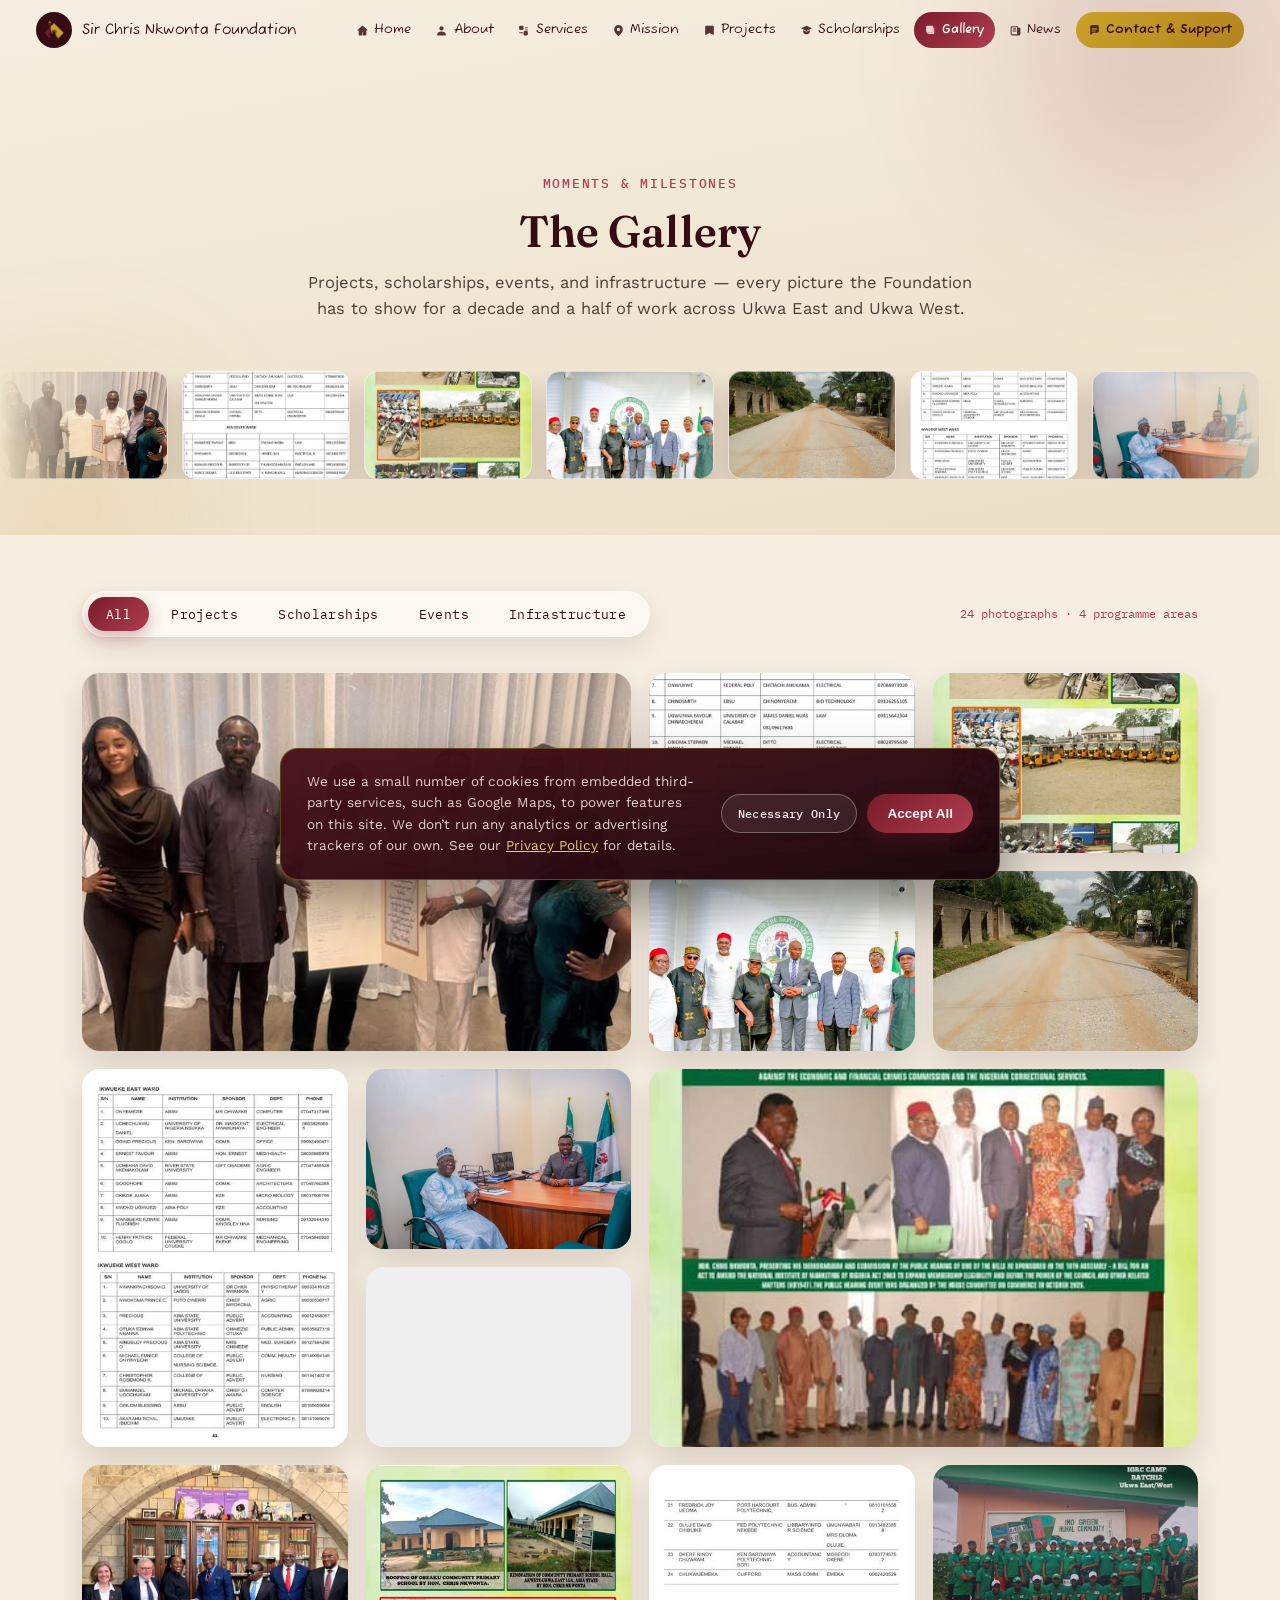
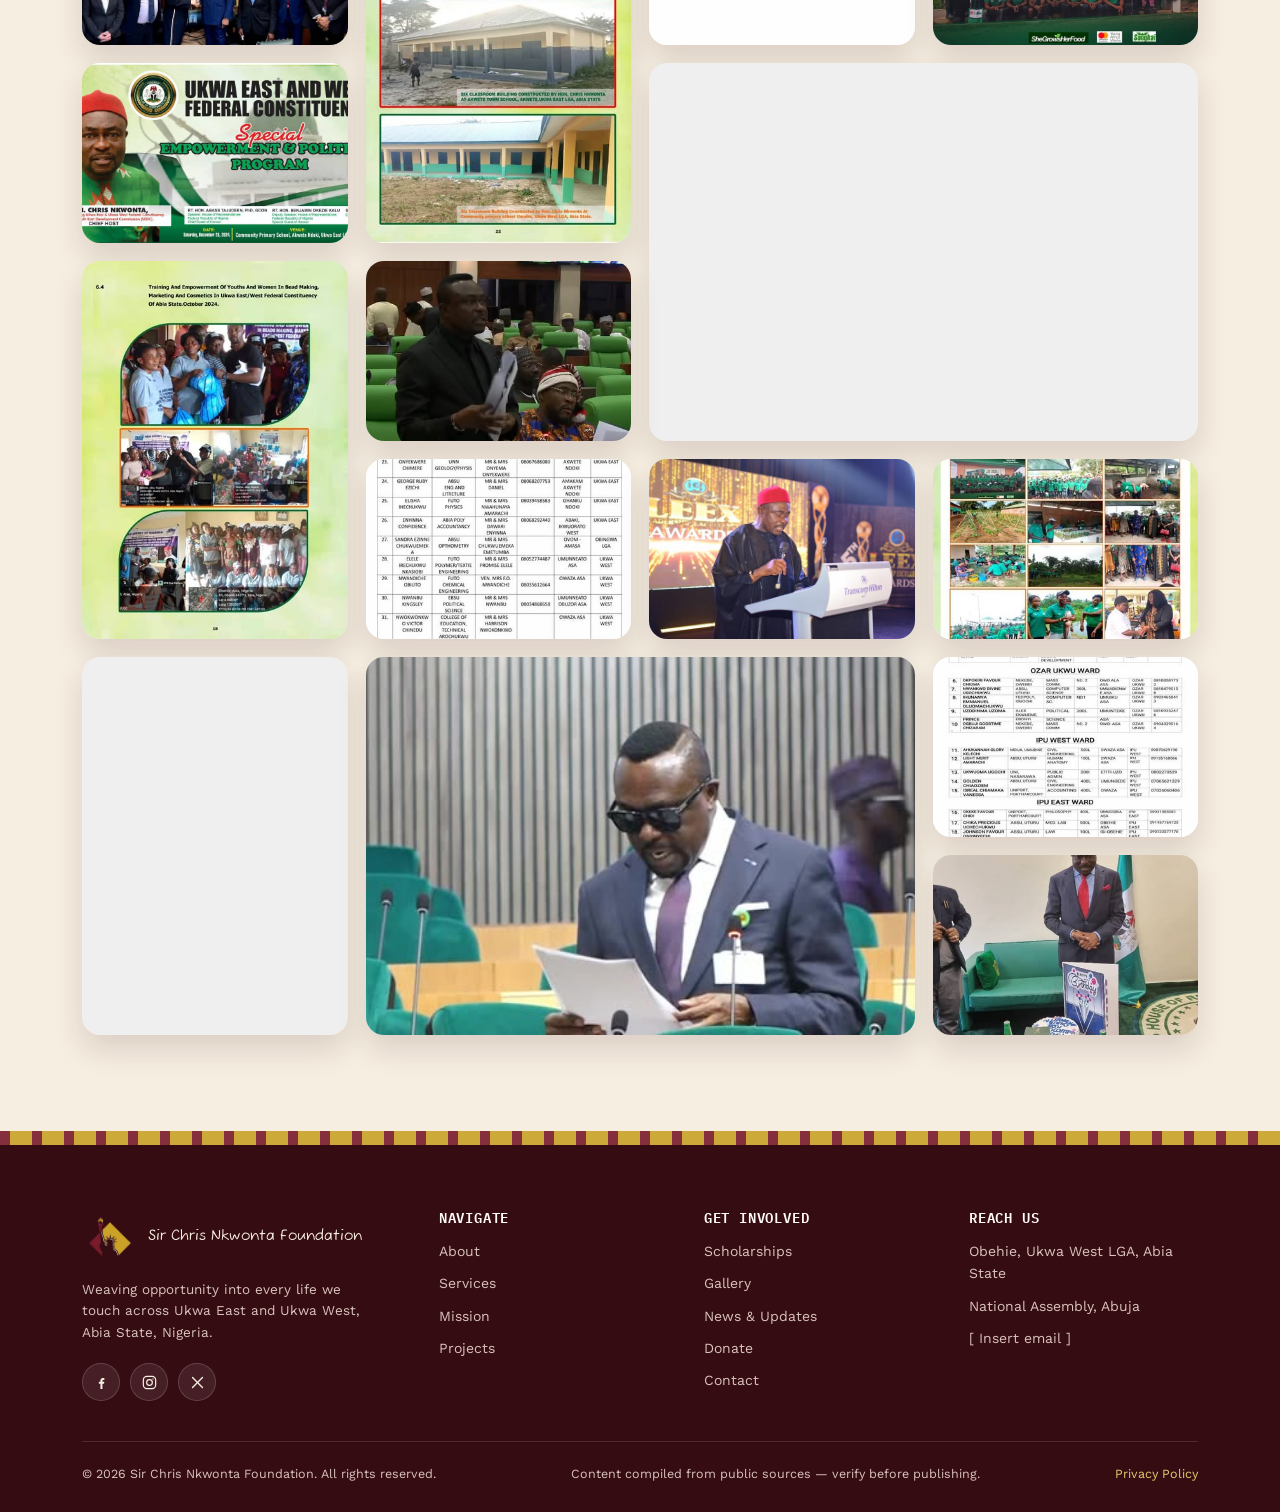
<file: gallery.html>
<!doctype html>
<html lang="en">
  <head>
    <meta charset="UTF-8" />
    <meta name="viewport" content="width=device-width, initial-scale=1.0" />
    <title>Gallery &mdash; Sir Chris Nkwonta Foundation</title>
    <meta
      name="description"
      content="Photos from the Sir Chris Nkwonta Foundation's projects, scholarships, events, and infrastructure work across Ukwa East and Ukwa West."
    />
    <link rel="preconnect" href="https://fonts.googleapis.com" />
    <link
      href="https://fonts.googleapis.com/css2?family=Fraunces:opsz,wght@9..144,400;9..144,500;9..144,600;9..144,700&family=Work+Sans:wght@400;500;600;700&family=IBM+Plex+Mono:wght@400;500&family=Fuzzy+Bubbles:wght@400;700&display=swap"
      rel="stylesheet"
    />
    <link rel="icon" href="favicon.svg" type="image/svg+xml" />
    <link rel="icon" href="favicon.ico" sizes="any" />
    <link rel="icon" type="image/png" sizes="32x32" href="favicon-32x32.png" />
    <link rel="icon" type="image/png" sizes="48x48" href="favicon-48x48.png" />
    <link rel="icon" type="image/png" sizes="16x16" href="favicon-16x16.png" />
    <link rel="apple-touch-icon" sizes="180x180" href="apple-touch-icon.png" />
    <link rel="manifest" href="site.webmanifest" />
    <meta name="theme-color" content="#7A1B2B" />
    <link rel="stylesheet" href="css/style.css" />
  </head>
  <body>
    <header>
      <div class="navbar">
        <a href="index.html" class="brand">
               <img src="assets/img/brand/icon-any-512x512.png" alt="Sir Chris Nkwonta Foundation" class="logo-slot" />
          Sir Chris Nkwonta Foundation
        </a>
        <button
          class="hamburger"
          id="hamburger"
          aria-label="Toggle menu"
          aria-expanded="false"
        >
          <span></span><span></span><span></span>
        </button>
        <nav class="links" id="navLinks">
          <a href="index.html">Home</a>
          <a href="about.html">About</a>
          <a href="services.html">Services</a>
          <a href="mission.html">Mission</a>
          <a href="projects.html">Projects</a>
          <a href="scholarships.html">Scholarships</a>
          <a href="gallery.html" class="active">Gallery</a>
          <a href="news.html">News</a>
          <a href="contact.html" class="nav-cta">Contact & Support</a>
        </nav>
      </div>
    </header>

    <section class="page-hero gallery-hero">
      <div class="blob b1"></div>
      <div class="blob b2"></div>
      <div class="wrap">
        <div class="section-head center" data-reveal>
          <span class="eyebrow">Moments &amp; Milestones</span>
          <h1>The Gallery</h1>
          <p>
            Projects, scholarships, events, and infrastructure &mdash; every
            picture the Foundation has to show for a decade and a half of
            work across Ukwa East and Ukwa West.
          </p>
        </div>
      </div>
      <div class="gallery-marquee" data-reveal>
        <div class="gallery-marquee__track" id="marqueeTrack"></div>
      </div>
    </section>

    <section class="on-white gallery-section">
      <div class="wrap">
        <div class="gallery-filters" id="galleryFilters">
          <div class="gallery-filters__track">
            <span
              class="gallery-filters__highlight"
              id="filterHighlight"
              aria-hidden="true"
            ></span>
            <button type="button" class="filter-pill active" data-filter="all">
              All
            </button>
            <button type="button" class="filter-pill" data-filter="projects">
              Projects
            </button>
            <button
              type="button"
              class="filter-pill"
              data-filter="scholarships"
            >
              Scholarships
            </button>
            <button type="button" class="filter-pill" data-filter="events">
              Events
            </button>
            <button
              type="button"
              class="filter-pill"
              data-filter="infrastructure"
            >
              Infrastructure
            </button>
          </div>
          <span class="gallery-filters__count" id="galleryCount"></span>
        </div>

        <div class="gallery-grid" id="galleryGrid"></div>
      </div>
    </section>

    <div class="thread deep"></div>

    <footer>
      <div class="wrap">
        <div class="foot-grid">
          <div>
            <div class="brand">
                       <img src="assets/img/brand/icon-any-512x512.png" alt="Sir Chris Nkwonta Foundation" class="logo-slot" />
              Sir Chris Nkwonta Foundation
            </div>
            <p class="foot-desc">
              Weaving opportunity into every life we touch across Ukwa East and
              Ukwa West, Abia State, Nigeria.
            </p>
            <div class="social-row">
              <a href="#" aria-label="Facebook"
                ><svg viewBox="0 0 24 24" fill="currentColor">
                  <path
                    d="M14 8.5h2V5.8h-2.2c-2 0-3.3 1.3-3.3 3.4V11H8.3v2.7H10.5V21h2.8v-7.3h2.3l.4-2.7h-2.7V9.3c0-.5.3-.8 1-.8z"
                  /></svg
              ></a>
              <a href="#" aria-label="Instagram"
                ><svg
                  viewBox="0 0 24 24"
                  fill="none"
                  stroke="currentColor"
                  stroke-width="1.7"
                >
                  <rect x="3.3" y="3.3" width="17.4" height="17.4" rx="5" />
                  <circle cx="12" cy="12" r="4" />
                  <circle
                    cx="17"
                    cy="7"
                    r="0.9"
                    fill="currentColor"
                    stroke="none"
                  /></svg
              ></a>
              <a href="#" aria-label="X (Twitter)"
                ><svg
                  viewBox="0 0 24 24"
                  fill="none"
                  stroke="currentColor"
                  stroke-width="1.9"
                  stroke-linecap="round"
                >
                  <path d="M5 5l14 14M19 5L5 19" /></svg
              ></a>
            </div>
          </div>
          <div>
            <h4>Navigate</h4>
            <ul>
              <li><a href="about.html">About</a></li>
              <li><a href="services.html">Services</a></li>
              <li><a href="mission.html">Mission</a></li>
              <li><a href="projects.html">Projects</a></li>
            </ul>
          </div>
          <div>
            <h4>Get Involved</h4>
            <ul>
              <li><a href="scholarships.html">Scholarships</a></li>
              <li><a href="gallery.html">Gallery</a></li>
              <li><a href="news.html">News &amp; Updates</a></li>
              <li><a href="contact.html">Donate</a></li>
              <li><a href="contact.html">Contact</a></li>
            </ul>
          </div>
          <div>
            <h4>Reach Us</h4>
            <ul>
              <li>Obehie, Ukwa West LGA, Abia State</li>
              <li>National Assembly, Abuja</li>
              <li>[ Insert email ]</li>
            </ul>
          </div>
        </div>
        <div class="bottom">
          <span
            >&copy; <span class="js-year"></span> Sir Chris Nkwonta Foundation.
            All rights reserved.</span
          >
          <span
            >Content compiled from public sources &mdash; verify before
            publishing.</span
          >
          <span><a href="privacy.html">Privacy Policy</a></span>
        </div>
      </div>
    </footer>
    <script src="js/main.js"></script>
    <script src="js/cookies.js"></script>
    <script src="js/modal.js"></script>
    <script src="js/gallery.js"></script>
  </body>
</html>
</file>
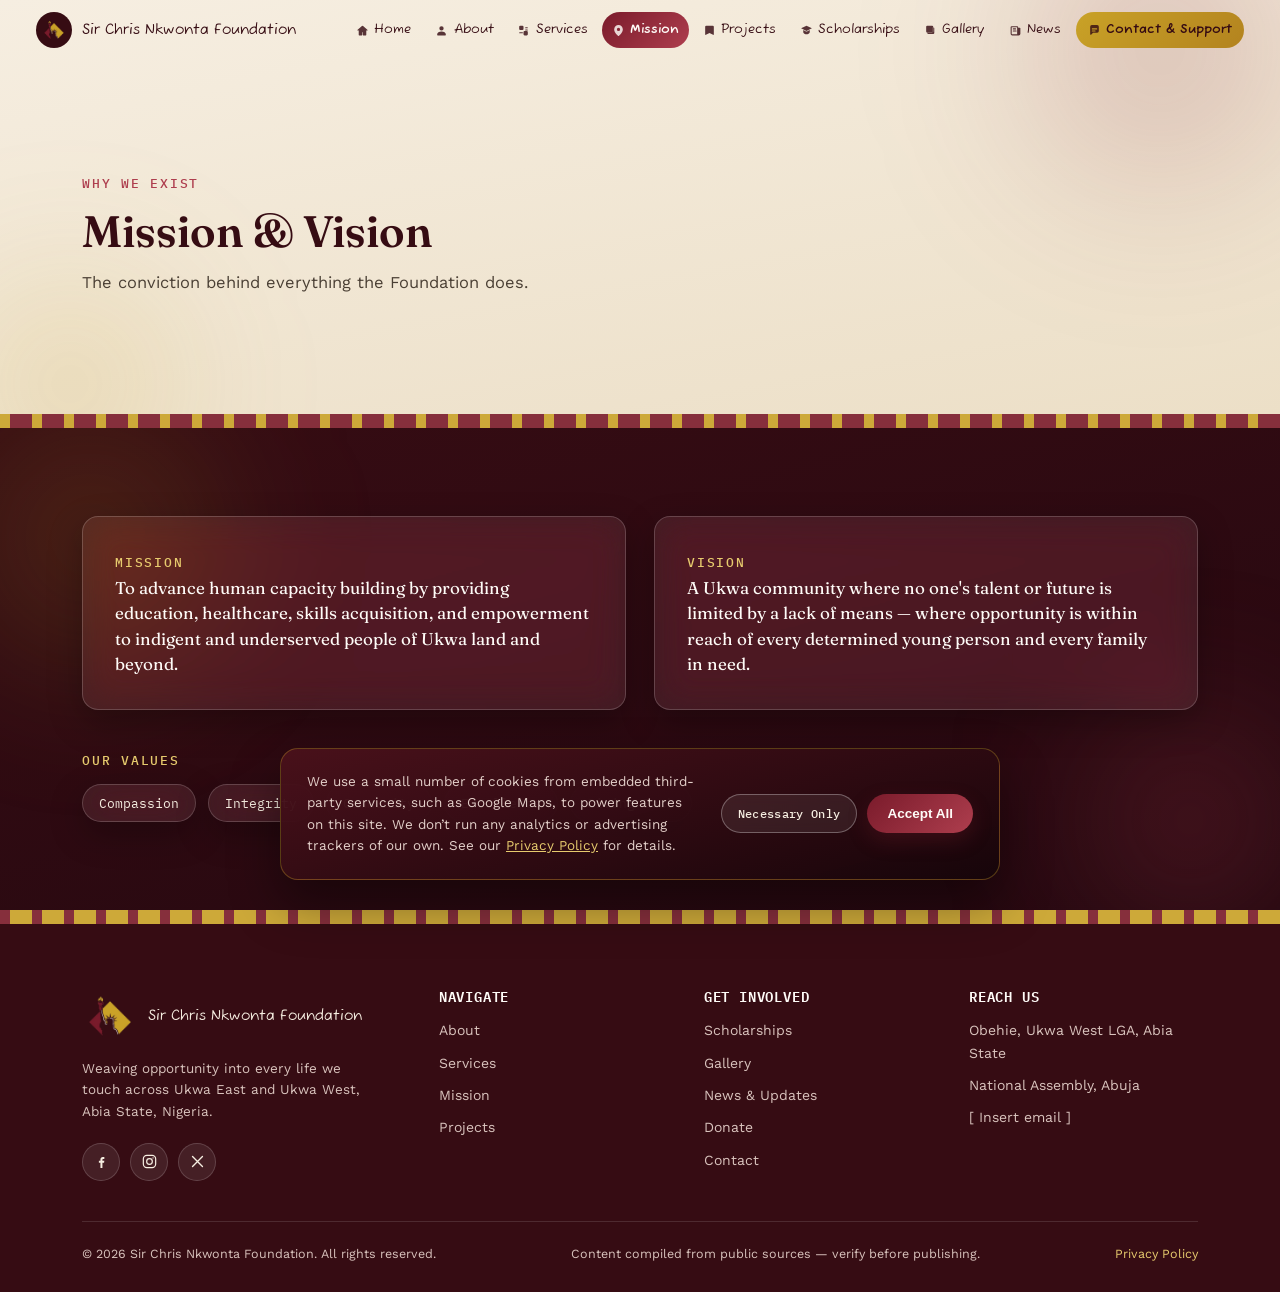
<file: mission.html>
<!doctype html>
<html lang="en">
  <head>
    <meta charset="UTF-8" />
    <meta name="viewport" content="width=device-width, initial-scale=1.0" />
    <title>Mission &mdash; Sir Chris Nkwonta Foundation</title>
    <meta
      name="description"
      content="The mission, vision, and values of the Sir Chris Nkwonta Foundation."
    />
    <link rel="preconnect" href="https://fonts.googleapis.com" />
    <link
      href="https://fonts.googleapis.com/css2?family=Fraunces:opsz,wght@9..144,400;9..144,500;9..144,600;9..144,700&family=Work+Sans:wght@400;500;600;700&family=IBM+Plex+Mono:wght@400;500&family=Fuzzy+Bubbles:wght@400;700&display=swap"
      rel="stylesheet"
    />
    <link rel="icon" href="favicon.svg" type="image/svg+xml" />
    <link rel="icon" href="favicon.ico" sizes="any" />
    <link rel="icon" type="image/png" sizes="32x32" href="favicon-32x32.png" />
    <link rel="icon" type="image/png" sizes="48x48" href="favicon-48x48.png" />
    <link rel="icon" type="image/png" sizes="16x16" href="favicon-16x16.png" />
    <link rel="apple-touch-icon" sizes="180x180" href="apple-touch-icon.png" />
    <link rel="manifest" href="site.webmanifest" />
    <meta name="theme-color" content="#7A1B2B" />
    <link rel="stylesheet" href="css/style.css" />
  </head>
  <body>
    <header>
      <div class="navbar">
        <a href="index.html" class="brand">
               <img src="assets/img/brand/icon-any-512x512.png" alt="Sir Chris Nkwonta Foundation" class="logo-slot" />
          Sir Chris Nkwonta Foundation
        </a>
        <button
          class="hamburger"
          id="hamburger"
          aria-label="Toggle menu"
          aria-expanded="false"
        >
          <span></span><span></span><span></span>
        </button>
        <nav class="links" id="navLinks">
          <a href="index.html">Home</a>
          <a href="about.html">About</a>
          <a href="services.html">Services</a>
          <a href="mission.html" class="active">Mission</a>
          <a href="projects.html">Projects</a>
          <a href="scholarships.html">Scholarships</a>
          <a href="gallery.html">Gallery</a>
          <a href="news.html">News</a>
          <a href="contact.html" class="nav-cta">Contact & Support</a>
        </nav>
      </div>
    </header>

    <section class="page-hero">
      <div class="blob b1"></div>
      <div class="blob b2"></div>
      <div class="wrap">
        <div class="section-head" data-reveal>
          <span class="eyebrow">Why We Exist</span>
          <h1>Mission &amp; Vision</h1>
          <p>The conviction behind everything the Foundation does.</p>
        </div>
      </div>
    </section>

    <div class="thread"></div>

    <section class="on-maroon">
      <div class="blob m1"></div>
      <div class="blob m2"></div>
      <div class="wrap">
        <div class="mv-grid">
          <div class="mv-card glass-dark" data-reveal>
            <span class="eyebrow">Mission</span>
            <p>
              To advance human capacity building by providing education,
              healthcare, skills acquisition, and empowerment to indigent and
              underserved people of Ukwa land and beyond.
            </p>
          </div>
          <div class="mv-card glass-dark" data-reveal>
            <span class="eyebrow">Vision</span>
            <p>
              A Ukwa community where no one's talent or future is limited by a
              lack of means &mdash; where opportunity is within reach of every
              determined young person and every family in need.
            </p>
          </div>
        </div>
        <div data-reveal>
          <span class="eyebrow" style="display: block; margin-bottom: 14px"
            >Our Values</span
          >
          <div class="values">
            <span class="value-chip glass-dark">Compassion</span>
            <span class="value-chip glass-dark">Integrity</span>
            <span class="value-chip glass-dark">Community</span>
            <span class="value-chip glass-dark">Excellence</span>
            <span class="value-chip glass-dark">Giving Back</span>
          </div>
        </div>
      </div>
    </section>

    <div class="thread deep"></div>

    <footer>
      <div class="wrap">
        <div class="foot-grid">
          <div>
            <div class="brand">
                       <img src="assets/img/brand/icon-any-512x512.png" alt="Sir Chris Nkwonta Foundation" class="logo-slot" />
              Sir Chris Nkwonta Foundation
            </div>
            <p class="foot-desc">
              Weaving opportunity into every life we touch across Ukwa East and
              Ukwa West, Abia State, Nigeria.
            </p>
            <div class="social-row">
              <a href="#" aria-label="Facebook"
                ><svg viewBox="0 0 24 24" fill="currentColor">
                  <path
                    d="M14 8.5h2V5.8h-2.2c-2 0-3.3 1.3-3.3 3.4V11H8.3v2.7H10.5V21h2.8v-7.3h2.3l.4-2.7h-2.7V9.3c0-.5.3-.8 1-.8z"
                  /></svg
              ></a>
              <a href="#" aria-label="Instagram"
                ><svg
                  viewBox="0 0 24 24"
                  fill="none"
                  stroke="currentColor"
                  stroke-width="1.7"
                >
                  <rect x="3.3" y="3.3" width="17.4" height="17.4" rx="5" />
                  <circle cx="12" cy="12" r="4" />
                  <circle
                    cx="17"
                    cy="7"
                    r="0.9"
                    fill="currentColor"
                    stroke="none"
                  /></svg
              ></a>
              <a href="#" aria-label="X (Twitter)"
                ><svg
                  viewBox="0 0 24 24"
                  fill="none"
                  stroke="currentColor"
                  stroke-width="1.9"
                  stroke-linecap="round"
                >
                  <path d="M5 5l14 14M19 5L5 19" /></svg
              ></a>
            </div>
          </div>
          <div>
            <h4>Navigate</h4>
            <ul>
              <li><a href="about.html">About</a></li>
              <li><a href="services.html">Services</a></li>
              <li><a href="mission.html">Mission</a></li>
              <li><a href="projects.html">Projects</a></li>
            </ul>
          </div>
          <div>
            <h4>Get Involved</h4>
            <ul>
              <li><a href="scholarships.html">Scholarships</a></li>
              <li><a href="gallery.html">Gallery</a></li>
              <li><a href="news.html">News &amp; Updates</a></li>
              <li><a href="contact.html">Donate</a></li>
              <li><a href="contact.html">Contact</a></li>
            </ul>
          </div>
          <div>
            <h4>Reach Us</h4>
            <ul>
              <li>Obehie, Ukwa West LGA, Abia State</li>
              <li>National Assembly, Abuja</li>
              <li>[ Insert email ]</li>
            </ul>
          </div>
        </div>
        <div class="bottom">
          <span
            >&copy; <span class="js-year"></span> Sir Chris Nkwonta Foundation.
            All rights reserved.</span
          >
          <span
            >Content compiled from public sources &mdash; verify before
            publishing.</span
          >
          <span><a href="privacy.html">Privacy Policy</a></span>
        </div>
      </div>
    </footer>
    <script src="js/main.js"></script>
    <script src="js/cookies.js"></script>
  </body>
</html>
</file>
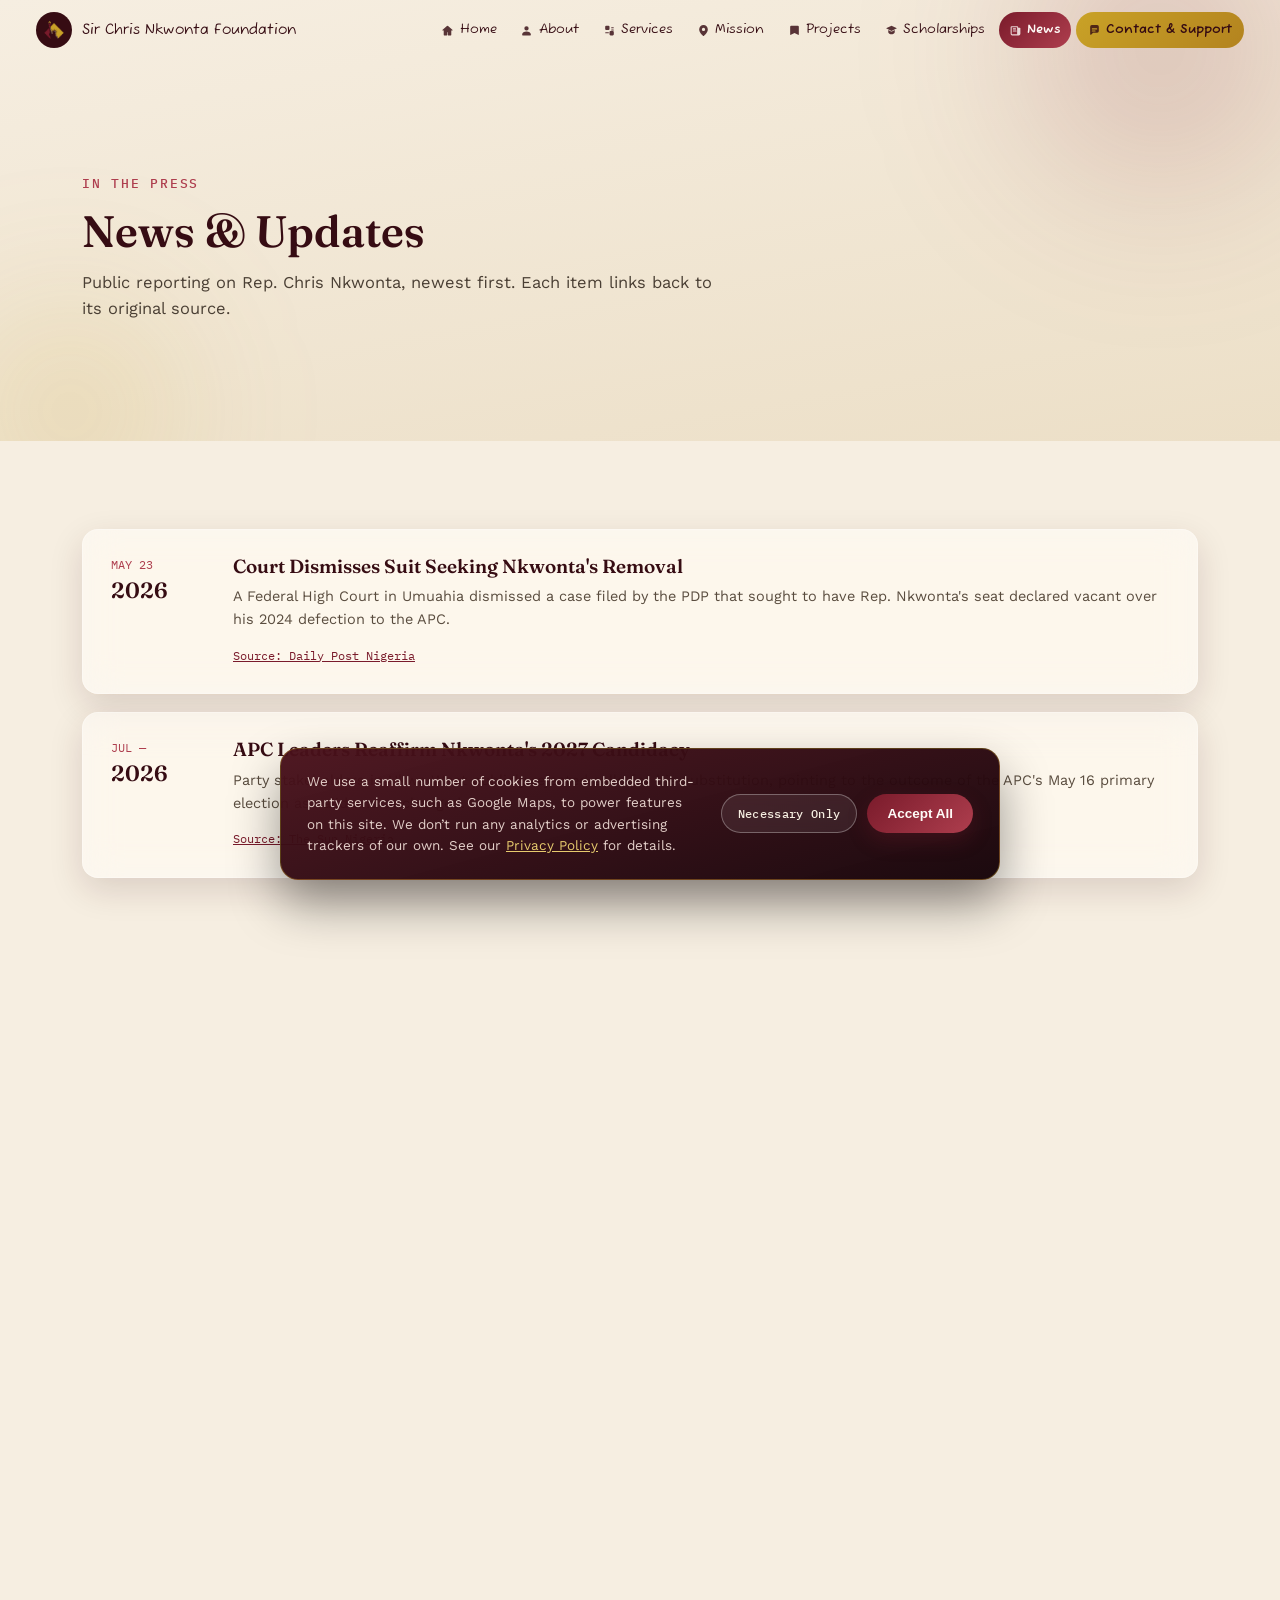
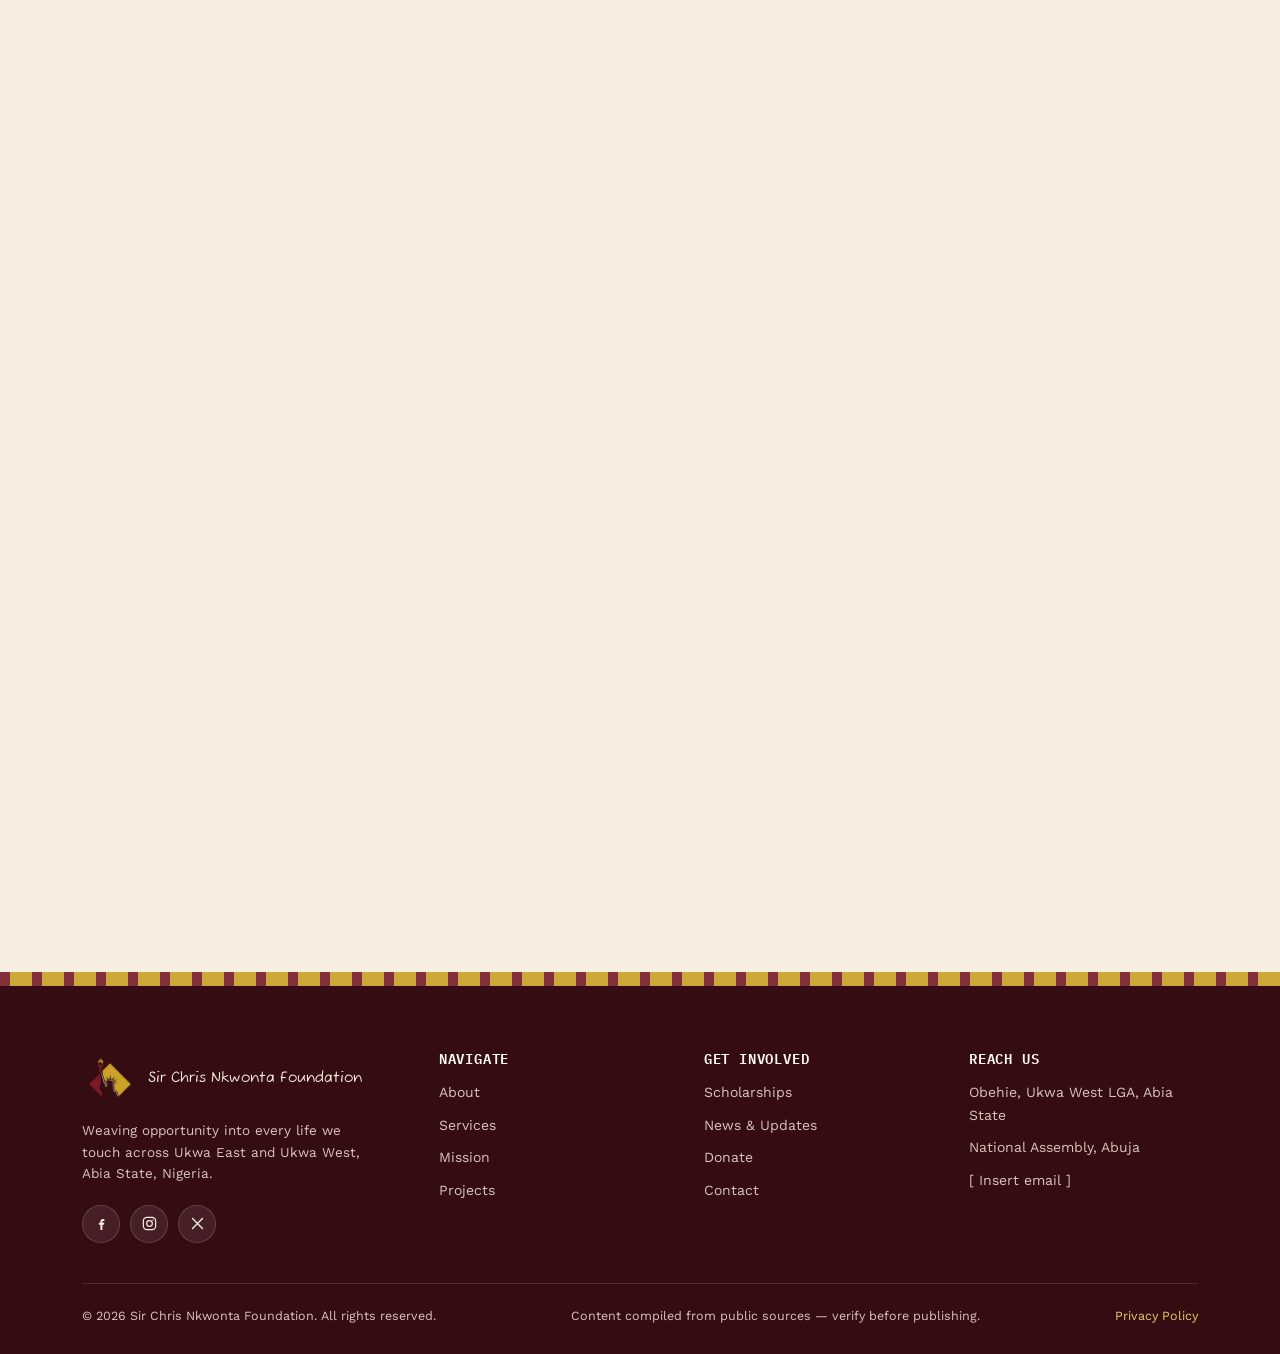
<file: news.html>
<!doctype html>
<html lang="en">
  <head>
    <meta charset="UTF-8" />
    <meta name="viewport" content="width=device-width, initial-scale=1.0" />
    <title>News & Updates &mdash; Sir Chris Nkwonta Foundation</title>
    <meta
      name="description"
      content="The latest public reporting and coverage of Rep. Chris Nkwonta."
    />
    <link rel="preconnect" href="https://fonts.googleapis.com" />
    <link
      href="https://fonts.googleapis.com/css2?family=Fraunces:opsz,wght@9..144,400;9..144,500;9..144,600;9..144,700&family=Work+Sans:wght@400;500;600;700&family=IBM+Plex+Mono:wght@400;500&family=Fuzzy+Bubbles:wght@400;700&display=swap"
      rel="stylesheet"
    />
    <link rel="icon" href="favicon.svg" type="image/svg+xml" />
    <link rel="icon" href="favicon.ico" sizes="any" />
    <link rel="icon" type="image/png" sizes="32x32" href="favicon-32x32.png" />
    <link rel="icon" type="image/png" sizes="48x48" href="favicon-48x48.png" />
    <link rel="icon" type="image/png" sizes="16x16" href="favicon-16x16.png" />
    <link rel="apple-touch-icon" sizes="180x180" href="apple-touch-icon.png" />
    <link rel="manifest" href="site.webmanifest" />
    <meta name="theme-color" content="#7A1B2B" />
    <link rel="stylesheet" href="css/style.css" />
  </head>
  <body>
    <header>
      <div class="navbar">
        <a href="index.html" class="brand">
               <img src="assets/img/brand/icon-any-512x512.png" alt="Sir Chris Nkwonta Foundation" class="logo-slot" />
          Sir Chris Nkwonta Foundation
        </a>
        <button
          class="hamburger"
          id="hamburger"
          aria-label="Toggle menu"
          aria-expanded="false"
        >
          <span></span><span></span><span></span>
        </button>
        <nav class="links" id="navLinks">
          <a href="index.html">Home</a>
          <a href="about.html">About</a>
          <a href="services.html">Services</a>
          <a href="mission.html">Mission</a>
          <a href="projects.html">Projects</a>
          <a href="scholarships.html">Scholarships</a>
          <a href="news.html" class="active">News</a>
          <a href="contact.html" class="nav-cta">Contact & Support</a>
        </nav>
      </div>
    </header>

    <section class="page-hero">
      <div class="blob b1"></div>
      <div class="blob b2"></div>
      <div class="wrap">
        <div class="section-head" data-reveal>
          <span class="eyebrow">In the Press</span>
          <h1>News &amp; Updates</h1>
          <p>
            Public reporting on Rep. Chris Nkwonta, newest first. Each item
            links back to its original source.
          </p>
        </div>
      </div>
    </section>

    <section class="on-white">
      <div class="wrap">
        <div class="news-list" id="newsList"></div>
      </div>
    </section>

    <div class="thread deep"></div>

    <footer>
      <div class="wrap">
        <div class="foot-grid">
          <div>
            <div class="brand">
                       <img src="assets/img/brand/icon-any-512x512.png" alt="Sir Chris Nkwonta Foundation" class="logo-slot" />
              Sir Chris Nkwonta Foundation
            </div>
            <p class="foot-desc">
              Weaving opportunity into every life we touch across Ukwa East and
              Ukwa West, Abia State, Nigeria.
            </p>
            <div class="social-row">
              <a href="#" aria-label="Facebook"
                ><svg viewBox="0 0 24 24" fill="currentColor">
                  <path
                    d="M14 8.5h2V5.8h-2.2c-2 0-3.3 1.3-3.3 3.4V11H8.3v2.7H10.5V21h2.8v-7.3h2.3l.4-2.7h-2.7V9.3c0-.5.3-.8 1-.8z"
                  /></svg
              ></a>
              <a href="#" aria-label="Instagram"
                ><svg
                  viewBox="0 0 24 24"
                  fill="none"
                  stroke="currentColor"
                  stroke-width="1.7"
                >
                  <rect x="3.3" y="3.3" width="17.4" height="17.4" rx="5" />
                  <circle cx="12" cy="12" r="4" />
                  <circle
                    cx="17"
                    cy="7"
                    r="0.9"
                    fill="currentColor"
                    stroke="none"
                  /></svg
              ></a>
              <a href="#" aria-label="X (Twitter)"
                ><svg
                  viewBox="0 0 24 24"
                  fill="none"
                  stroke="currentColor"
                  stroke-width="1.9"
                  stroke-linecap="round"
                >
                  <path d="M5 5l14 14M19 5L5 19" /></svg
              ></a>
            </div>
          </div>
          <div>
            <h4>Navigate</h4>
            <ul>
              <li><a href="about.html">About</a></li>
              <li><a href="services.html">Services</a></li>
              <li><a href="mission.html">Mission</a></li>
              <li><a href="projects.html">Projects</a></li>
            </ul>
          </div>
          <div>
            <h4>Get Involved</h4>
            <ul>
              <li><a href="scholarships.html">Scholarships</a></li>
              <li><a href="news.html">News &amp; Updates</a></li>
              <li><a href="contact.html">Donate</a></li>
              <li><a href="contact.html">Contact</a></li>
            </ul>
          </div>
          <div>
            <h4>Reach Us</h4>
            <ul>
              <li>Obehie, Ukwa West LGA, Abia State</li>
              <li>National Assembly, Abuja</li>
              <li>[ Insert email ]</li>
            </ul>
          </div>
        </div>
        <div class="bottom">
          <span
            >&copy; <span class="js-year"></span> Sir Chris Nkwonta Foundation.
            All rights reserved.</span
          >
          <span
            >Content compiled from public sources &mdash; verify before
            publishing.</span
          >
          <span><a href="privacy.html">Privacy Policy</a></span>
        </div>
      </div>
    </footer>
    <script src="js/main.js"></script>
    <script src="js/cookies.js"></script>
    <script src="js/news.js"></script>
  </body>
</html>
</file>
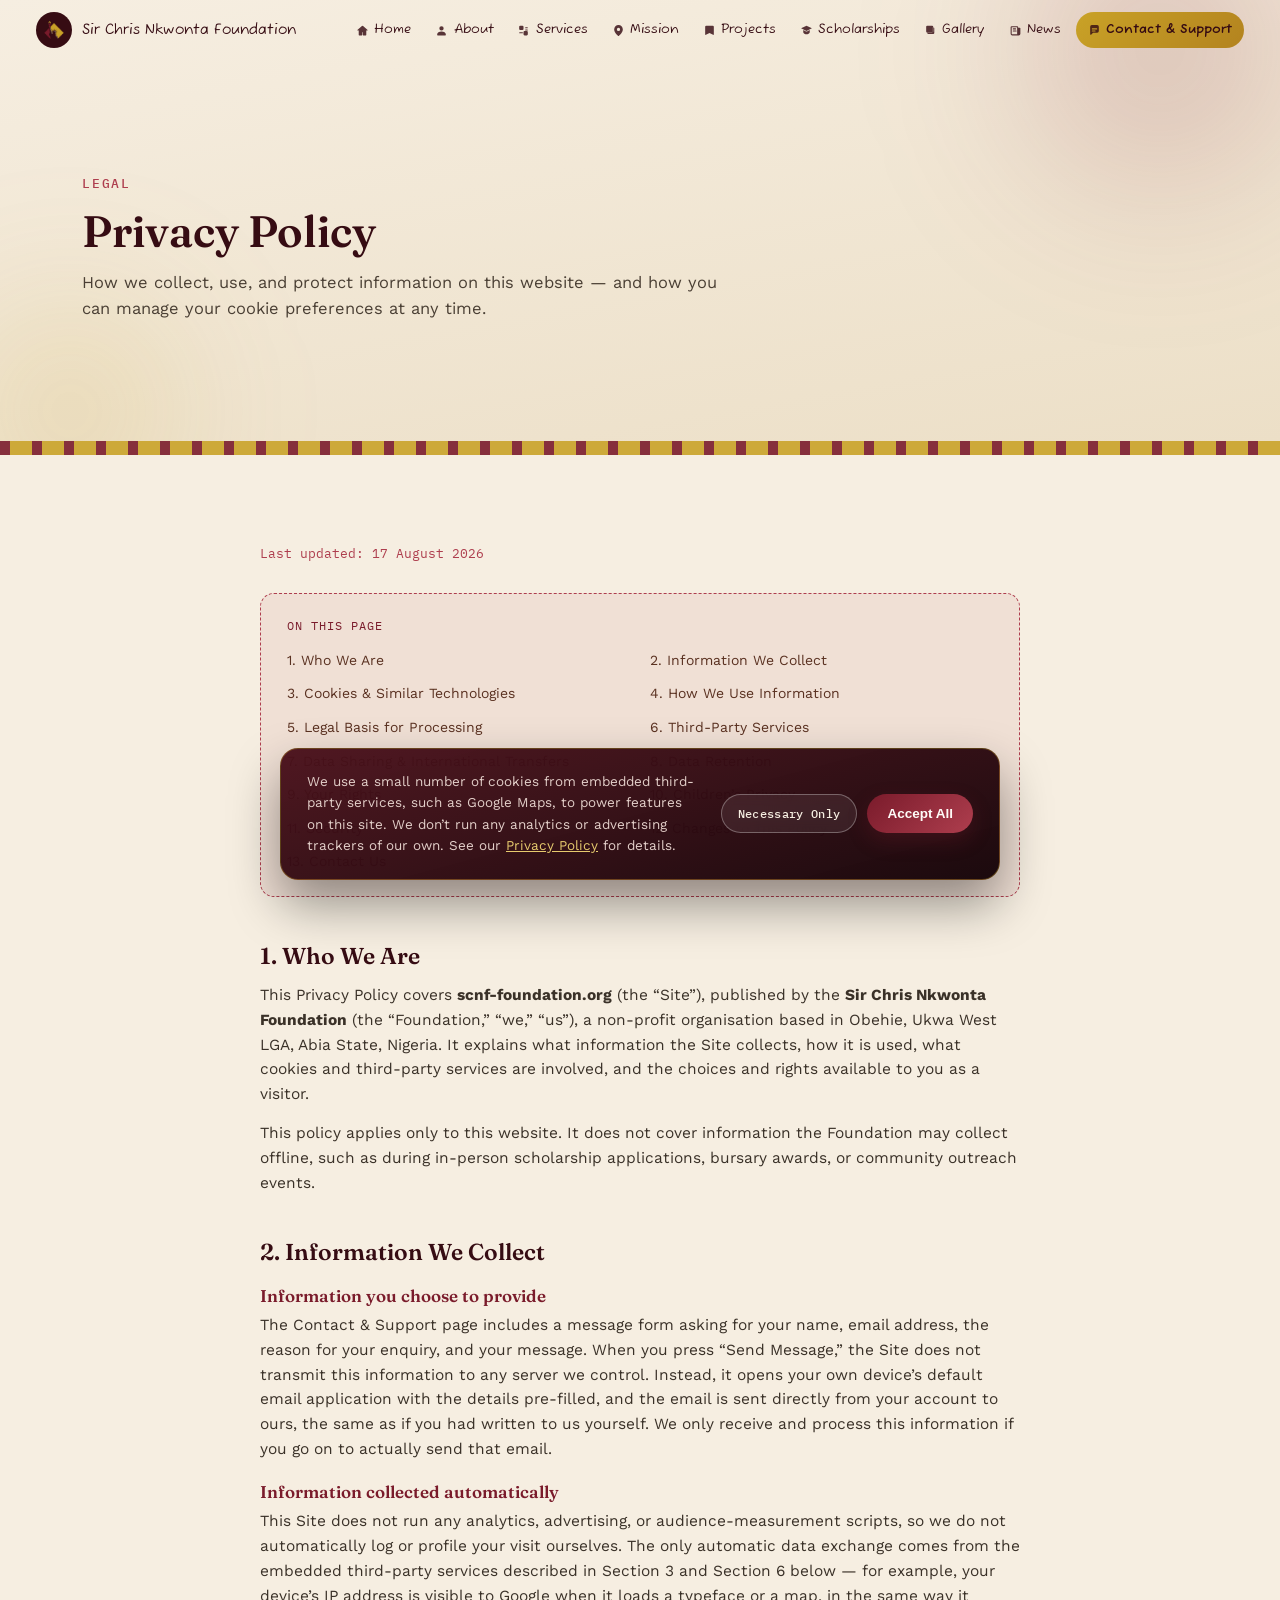
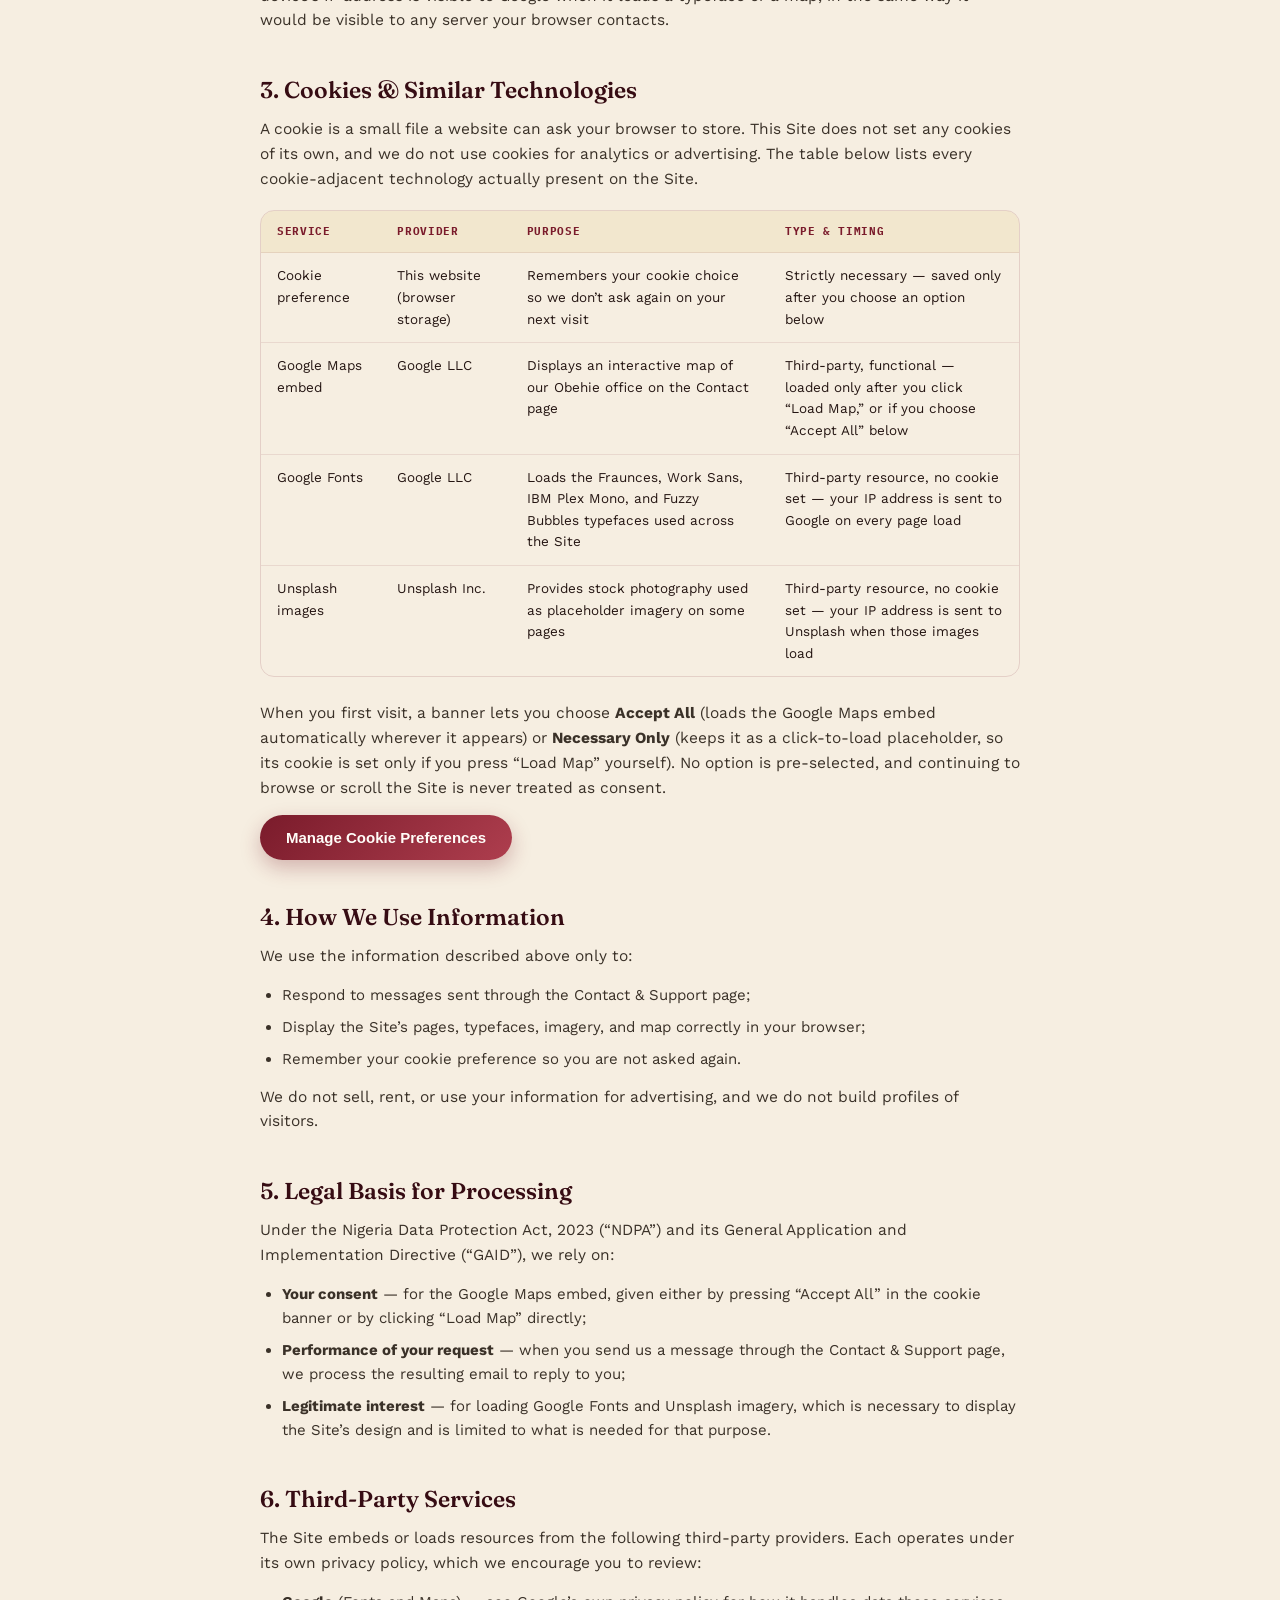
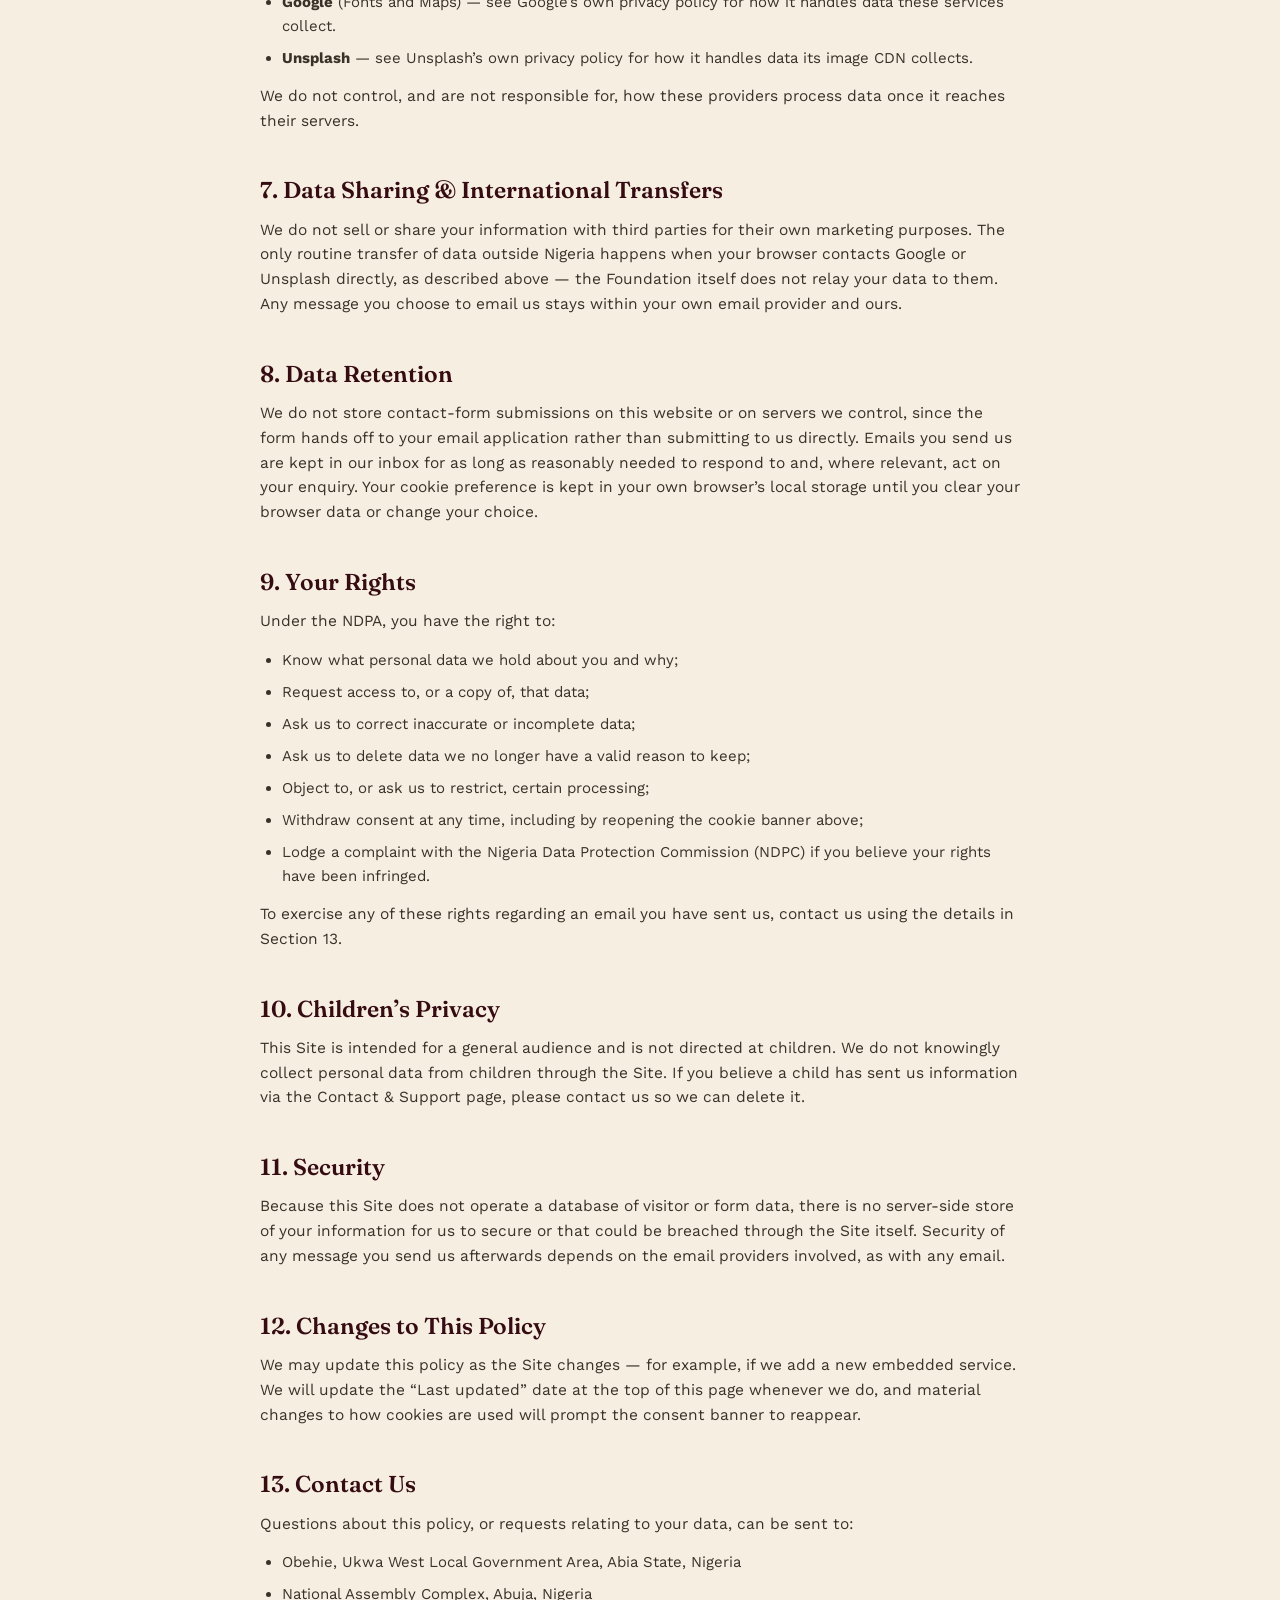
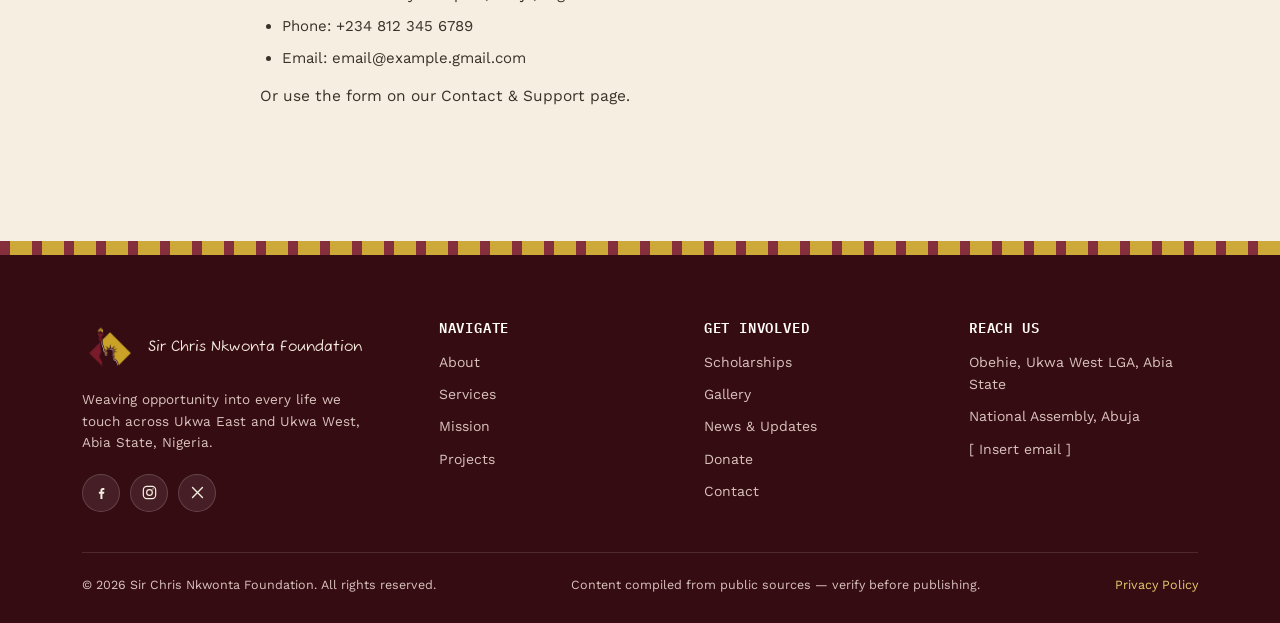
<file: privacy.html>
<!doctype html>
<html lang="en">
  <head>
    <meta charset="UTF-8" />
    <meta name="viewport" content="width=device-width, initial-scale=1.0" />
    <title>Privacy Policy &mdash; Sir Chris Nkwonta Foundation</title>
    <meta
      name="description"
      content="How the Sir Chris Nkwonta Foundation collects, uses, and protects information on this website, including its use of cookies."
    />
    <link rel="preconnect" href="https://fonts.googleapis.com" />
    <link
      href="https://fonts.googleapis.com/css2?family=Fraunces:opsz,wght@9..144,400;9..144,500;9..144,600;9..144,700&family=Work+Sans:wght@400;500;600;700&family=IBM+Plex+Mono:wght@400;500&family=Fuzzy+Bubbles:wght@400;700&display=swap"
      rel="stylesheet"
    />
    <link rel="icon" href="favicon.svg" type="image/svg+xml" />
    <link rel="icon" href="favicon.ico" sizes="any" />
    <link rel="icon" type="image/png" sizes="32x32" href="favicon-32x32.png" />
    <link rel="icon" type="image/png" sizes="48x48" href="favicon-48x48.png" />
    <link rel="icon" type="image/png" sizes="16x16" href="favicon-16x16.png" />
    <link rel="apple-touch-icon" sizes="180x180" href="apple-touch-icon.png" />
    <link rel="manifest" href="site.webmanifest" />
    <meta name="theme-color" content="#7A1B2B" />
    <link rel="stylesheet" href="css/style.css" />
  </head>
  <body>
    <header>
      <div class="navbar">
        <a href="index.html" class="brand">
               <img src="assets/img/brand/icon-any-512x512.png" alt="Sir Chris Nkwonta Foundation" class="logo-slot" />
          Sir Chris Nkwonta Foundation
        </a>
        <button
          class="hamburger"
          id="hamburger"
          aria-label="Toggle menu"
          aria-expanded="false"
        >
          <span></span><span></span><span></span>
        </button>
        <nav class="links" id="navLinks">
          <a href="index.html">Home</a>
          <a href="about.html">About</a>
          <a href="services.html">Services</a>
          <a href="mission.html">Mission</a>
          <a href="projects.html">Projects</a>
          <a href="scholarships.html">Scholarships</a>
          <a href="gallery.html">Gallery</a>
          <a href="news.html">News</a>
          <a href="contact.html" class="nav-cta">Contact & Support</a>
        </nav>
      </div>
    </header>

    <section class="page-hero">
      <div class="blob b1"></div>
      <div class="blob b2"></div>
      <div class="wrap">
        <div class="section-head" data-reveal>
          <span class="eyebrow">Legal</span>
          <h1>Privacy Policy</h1>
          <p>
            How we collect, use, and protect information on this website
            &mdash; and how you can manage your cookie preferences at any
            time.
          </p>
        </div>
      </div>
    </section>

    <div class="thread deep"></div>

    <section class="on-white">
      <div class="wrap">
        <div class="legal-content">
          <p class="legal-updated" data-reveal>Last updated: 17 August 2026</p>

          <div class="legal-toc" data-reveal>
            <p>On this page</p>
            <ol>
              <li><a href="#who-we-are">1. Who We Are</a></li>
              <li><a href="#information-we-collect">2. Information We Collect</a></li>
              <li><a href="#cookies">3. Cookies &amp; Similar Technologies</a></li>
              <li><a href="#how-we-use-information">4. How We Use Information</a></li>
              <li><a href="#legal-basis">5. Legal Basis for Processing</a></li>
              <li><a href="#third-party-services">6. Third-Party Services</a></li>
              <li><a href="#sharing-and-transfers">7. Data Sharing &amp; International Transfers</a></li>
              <li><a href="#data-retention">8. Data Retention</a></li>
              <li><a href="#your-rights">9. Your Rights</a></li>
              <li><a href="#children">10. Children&rsquo;s Privacy</a></li>
              <li><a href="#security">11. Security</a></li>
              <li><a href="#changes">12. Changes to This Policy</a></li>
              <li><a href="#contact-us">13. Contact Us</a></li>
            </ol>
          </div>

          <div class="legal-section" id="who-we-are" data-reveal>
            <h2>1. Who We Are</h2>
            <p>
              This Privacy Policy covers
              <strong>scnf-foundation.org</strong> (the &ldquo;Site&rdquo;),
              published by the <strong>Sir Chris Nkwonta Foundation</strong>
              (the &ldquo;Foundation,&rdquo; &ldquo;we,&rdquo;
              &ldquo;us&rdquo;), a non-profit organisation based in Obehie,
              Ukwa West LGA, Abia State, Nigeria. It explains what
              information the Site collects, how it is used, what cookies
              and third-party services are involved, and the choices and
              rights available to you as a visitor.
            </p>
            <p>
              This policy applies only to this website. It does not cover
              information the Foundation may collect offline, such as
              during in-person scholarship applications, bursary awards, or
              community outreach events.
            </p>
          </div>

          <div class="legal-section" id="information-we-collect" data-reveal>
            <h2>2. Information We Collect</h2>
            <h3>Information you choose to provide</h3>
            <p>
              The Contact &amp; Support page includes a message form asking
              for your name, email address, the reason for your enquiry,
              and your message. When you press &ldquo;Send Message,&rdquo;
              the Site does not transmit this information to any server we
              control. Instead, it opens your own device&rsquo;s default
              email application with the details pre-filled, and the email
              is sent directly from your account to ours, the same as if
              you had written to us yourself. We only receive and process
              this information if you go on to actually send that email.
            </p>
            <h3>Information collected automatically</h3>
            <p>
              This Site does not run any analytics, advertising, or
              audience-measurement scripts, so we do not automatically log
              or profile your visit ourselves. The only automatic data
              exchange comes from the embedded third-party services
              described in Section 3 and Section 6 below &mdash; for
              example, your device&rsquo;s IP address is visible to Google
              when it loads a typeface or a map, in the same way it would
              be visible to any server your browser contacts.
            </p>
          </div>

          <div class="legal-section" id="cookies" data-reveal>
            <h2>3. Cookies &amp; Similar Technologies</h2>
            <p>
              A cookie is a small file a website can ask your browser to
              store. This Site does not set any cookies of its own, and we
              do not use cookies for analytics or advertising. The table
              below lists every cookie-adjacent technology actually present
              on the Site.
            </p>
            <div class="legal-table-wrap">
              <table class="legal-table">
                <thead>
                  <tr>
                    <th>Service</th>
                    <th>Provider</th>
                    <th>Purpose</th>
                    <th>Type &amp; timing</th>
                  </tr>
                </thead>
                <tbody>
                  <tr>
                    <td>Cookie preference</td>
                    <td>This website (browser storage)</td>
                    <td>Remembers your cookie choice so we don&rsquo;t ask again on your next visit</td>
                    <td>Strictly necessary &mdash; saved only after you choose an option below</td>
                  </tr>
                  <tr>
                    <td>Google Maps embed</td>
                    <td>Google LLC</td>
                    <td>Displays an interactive map of our Obehie office on the Contact page</td>
                    <td>Third-party, functional &mdash; loaded only after you click &ldquo;Load Map,&rdquo; or if you choose &ldquo;Accept All&rdquo; below</td>
                  </tr>
                  <tr>
                    <td>Google Fonts</td>
                    <td>Google LLC</td>
                    <td>Loads the Fraunces, Work Sans, IBM Plex Mono, and Fuzzy Bubbles typefaces used across the Site</td>
                    <td>Third-party resource, no cookie set &mdash; your IP address is sent to Google on every page load</td>
                  </tr>
                  <tr>
                    <td>Unsplash images</td>
                    <td>Unsplash Inc.</td>
                    <td>Provides stock photography used as placeholder imagery on some pages</td>
                    <td>Third-party resource, no cookie set &mdash; your IP address is sent to Unsplash when those images load</td>
                  </tr>
                </tbody>
              </table>
            </div>
            <p>
              When you first visit, a banner lets you choose
              <strong>Accept All</strong> (loads the Google Maps embed
              automatically wherever it appears) or
              <strong>Necessary Only</strong> (keeps it as a click-to-load
              placeholder, so its cookie is set only if you press
              &ldquo;Load Map&rdquo; yourself). No option is pre-selected,
              and continuing to browse or scroll the Site is never treated
              as consent.
            </p>
            <p class="legal-manage">
              <button type="button" class="btn btn-primary" id="manageCookiesBtn">
                Manage Cookie Preferences
              </button>
            </p>
          </div>

          <div class="legal-section" id="how-we-use-information" data-reveal>
            <h2>4. How We Use Information</h2>
            <p>We use the information described above only to:</p>
            <ul>
              <li>Respond to messages sent through the Contact &amp; Support page;</li>
              <li>Display the Site&rsquo;s pages, typefaces, imagery, and map correctly in your browser;</li>
              <li>Remember your cookie preference so you are not asked again.</li>
            </ul>
            <p>
              We do not sell, rent, or use your information for
              advertising, and we do not build profiles of visitors.
            </p>
          </div>

          <div class="legal-section" id="legal-basis" data-reveal>
            <h2>5. Legal Basis for Processing</h2>
            <p>
              Under the Nigeria Data Protection Act, 2023 (&ldquo;NDPA&rdquo;)
              and its General Application and Implementation Directive
              (&ldquo;GAID&rdquo;), we rely on:
            </p>
            <ul>
              <li>
                <strong>Your consent</strong> &mdash; for the Google Maps
                embed, given either by pressing &ldquo;Accept All&rdquo; in
                the cookie banner or by clicking &ldquo;Load Map&rdquo;
                directly;
              </li>
              <li>
                <strong>Performance of your request</strong> &mdash; when
                you send us a message through the Contact &amp; Support
                page, we process the resulting email to reply to you;
              </li>
              <li>
                <strong>Legitimate interest</strong> &mdash; for loading
                Google Fonts and Unsplash imagery, which is necessary to
                display the Site&rsquo;s design and is limited to what is
                needed for that purpose.
              </li>
            </ul>
          </div>

          <div class="legal-section" id="third-party-services" data-reveal>
            <h2>6. Third-Party Services</h2>
            <p>
              The Site embeds or loads resources from the following
              third-party providers. Each operates under its own privacy
              policy, which we encourage you to review:
            </p>
            <ul>
              <li>
                <strong>Google</strong> (Fonts and Maps) &mdash; see
                Google&rsquo;s own privacy policy for how it handles data
                these services collect.
              </li>
              <li>
                <strong>Unsplash</strong> &mdash; see Unsplash&rsquo;s own
                privacy policy for how it handles data its image CDN
                collects.
              </li>
            </ul>
            <p>
              We do not control, and are not responsible for, how these
              providers process data once it reaches their servers.
            </p>
          </div>

          <div class="legal-section" id="sharing-and-transfers" data-reveal>
            <h2>7. Data Sharing &amp; International Transfers</h2>
            <p>
              We do not sell or share your information with third parties
              for their own marketing purposes. The only routine transfer
              of data outside Nigeria happens when your browser contacts
              Google or Unsplash directly, as described above &mdash; the
              Foundation itself does not relay your data to them. Any
              message you choose to email us stays within your own email
              provider and ours.
            </p>
          </div>

          <div class="legal-section" id="data-retention" data-reveal>
            <h2>8. Data Retention</h2>
            <p>
              We do not store contact-form submissions on this website or
              on servers we control, since the form hands off to your
              email application rather than submitting to us directly.
              Emails you send us are kept in our inbox for as long as
              reasonably needed to respond to and, where relevant, act on
              your enquiry. Your cookie preference is kept in your own
              browser&rsquo;s local storage until you clear your browser
              data or change your choice.
            </p>
          </div>

          <div class="legal-section" id="your-rights" data-reveal>
            <h2>9. Your Rights</h2>
            <p>Under the NDPA, you have the right to:</p>
            <ul>
              <li>Know what personal data we hold about you and why;</li>
              <li>Request access to, or a copy of, that data;</li>
              <li>Ask us to correct inaccurate or incomplete data;</li>
              <li>Ask us to delete data we no longer have a valid reason to keep;</li>
              <li>Object to, or ask us to restrict, certain processing;</li>
              <li>Withdraw consent at any time, including by reopening the cookie banner above;</li>
              <li>Lodge a complaint with the Nigeria Data Protection Commission (NDPC) if you believe your rights have been infringed.</li>
            </ul>
            <p>
              To exercise any of these rights regarding an email you have
              sent us, contact us using the details in Section 13.
            </p>
          </div>

          <div class="legal-section" id="children" data-reveal>
            <h2>10. Children&rsquo;s Privacy</h2>
            <p>
              This Site is intended for a general audience and is not
              directed at children. We do not knowingly collect personal
              data from children through the Site. If you believe a child
              has sent us information via the Contact &amp; Support page,
              please contact us so we can delete it.
            </p>
          </div>

          <div class="legal-section" id="security" data-reveal>
            <h2>11. Security</h2>
            <p>
              Because this Site does not operate a database of visitor or
              form data, there is no server-side store of your information
              for us to secure or that could be breached through the Site
              itself. Security of any message you send us afterwards
              depends on the email providers involved, as with any email.
            </p>
          </div>

          <div class="legal-section" id="changes" data-reveal>
            <h2>12. Changes to This Policy</h2>
            <p>
              We may update this policy as the Site changes &mdash; for
              example, if we add a new embedded service. We will update
              the &ldquo;Last updated&rdquo; date at the top of this page
              whenever we do, and material changes to how cookies are used
              will prompt the consent banner to reappear.
            </p>
          </div>

          <div class="legal-section" id="contact-us" data-reveal>
            <h2>13. Contact Us</h2>
            <p>
              Questions about this policy, or requests relating to your
              data, can be sent to:
            </p>
            <ul>
              <li>Obehie, Ukwa West Local Government Area, Abia State, Nigeria</li>
              <li>National Assembly Complex, Abuja, Nigeria</li>
              <li>Phone: +234 812 345 6789</li>
              <li>Email: email@example.gmail.com</li>
            </ul>
            <p>
              Or use the form on our
              <a href="contact.html">Contact &amp; Support</a> page.
            </p>
          </div>
        </div>
      </div>
    </section>

    <div class="thread deep"></div>

    <footer>
      <div class="wrap">
        <div class="foot-grid">
          <div>
            <div class="brand">
                       <img src="assets/img/brand/icon-any-512x512.png" alt="Sir Chris Nkwonta Foundation" class="logo-slot" />
              Sir Chris Nkwonta Foundation
            </div>
            <p class="foot-desc">
              Weaving opportunity into every life we touch across Ukwa East and
              Ukwa West, Abia State, Nigeria.
            </p>
            <div class="social-row">
              <a href="#" aria-label="Facebook"
                ><svg viewBox="0 0 24 24" fill="currentColor">
                  <path
                    d="M14 8.5h2V5.8h-2.2c-2 0-3.3 1.3-3.3 3.4V11H8.3v2.7H10.5V21h2.8v-7.3h2.3l.4-2.7h-2.7V9.3c0-.5.3-.8 1-.8z"
                  /></svg
              ></a>
              <a href="#" aria-label="Instagram"
                ><svg
                  viewBox="0 0 24 24"
                  fill="none"
                  stroke="currentColor"
                  stroke-width="1.7"
                >
                  <rect x="3.3" y="3.3" width="17.4" height="17.4" rx="5" />
                  <circle cx="12" cy="12" r="4" />
                  <circle
                    cx="17"
                    cy="7"
                    r="0.9"
                    fill="currentColor"
                    stroke="none"
                  /></svg
              ></a>
              <a href="#" aria-label="X (Twitter)"
                ><svg
                  viewBox="0 0 24 24"
                  fill="none"
                  stroke="currentColor"
                  stroke-width="1.9"
                  stroke-linecap="round"
                >
                  <path d="M5 5l14 14M19 5L5 19" /></svg
              ></a>
            </div>
          </div>
          <div>
            <h4>Navigate</h4>
            <ul>
              <li><a href="about.html">About</a></li>
              <li><a href="services.html">Services</a></li>
              <li><a href="mission.html">Mission</a></li>
              <li><a href="projects.html">Projects</a></li>
            </ul>
          </div>
          <div>
            <h4>Get Involved</h4>
            <ul>
              <li><a href="scholarships.html">Scholarships</a></li>
              <li><a href="gallery.html">Gallery</a></li>
              <li><a href="news.html">News &amp; Updates</a></li>
              <li><a href="contact.html">Donate</a></li>
              <li><a href="contact.html">Contact</a></li>
            </ul>
          </div>
          <div>
            <h4>Reach Us</h4>
            <ul>
              <li>Obehie, Ukwa West LGA, Abia State</li>
              <li>National Assembly, Abuja</li>
              <li>[ Insert email ]</li>
            </ul>
          </div>
        </div>
        <div class="bottom">
          <span
            >&copy; <span class="js-year"></span> Sir Chris Nkwonta Foundation.
            All rights reserved.</span
          >
          <span
            >Content compiled from public sources &mdash; verify before
            publishing.</span
          >
          <span><a href="privacy.html">Privacy Policy</a></span>
        </div>
      </div>
    </footer>
    <script src="js/main.js"></script>
    <script src="js/cookies.js"></script>
    <script>
      document.addEventListener("DOMContentLoaded", function () {
        var manageBtn = document.getElementById("manageCookiesBtn");
        if (!manageBtn) return;
        manageBtn.addEventListener("click", function () {
          if (window.SCNFCookies) window.SCNFCookies.openPreferences();
        });
      });
    </script>
  </body>
</html>
</file>
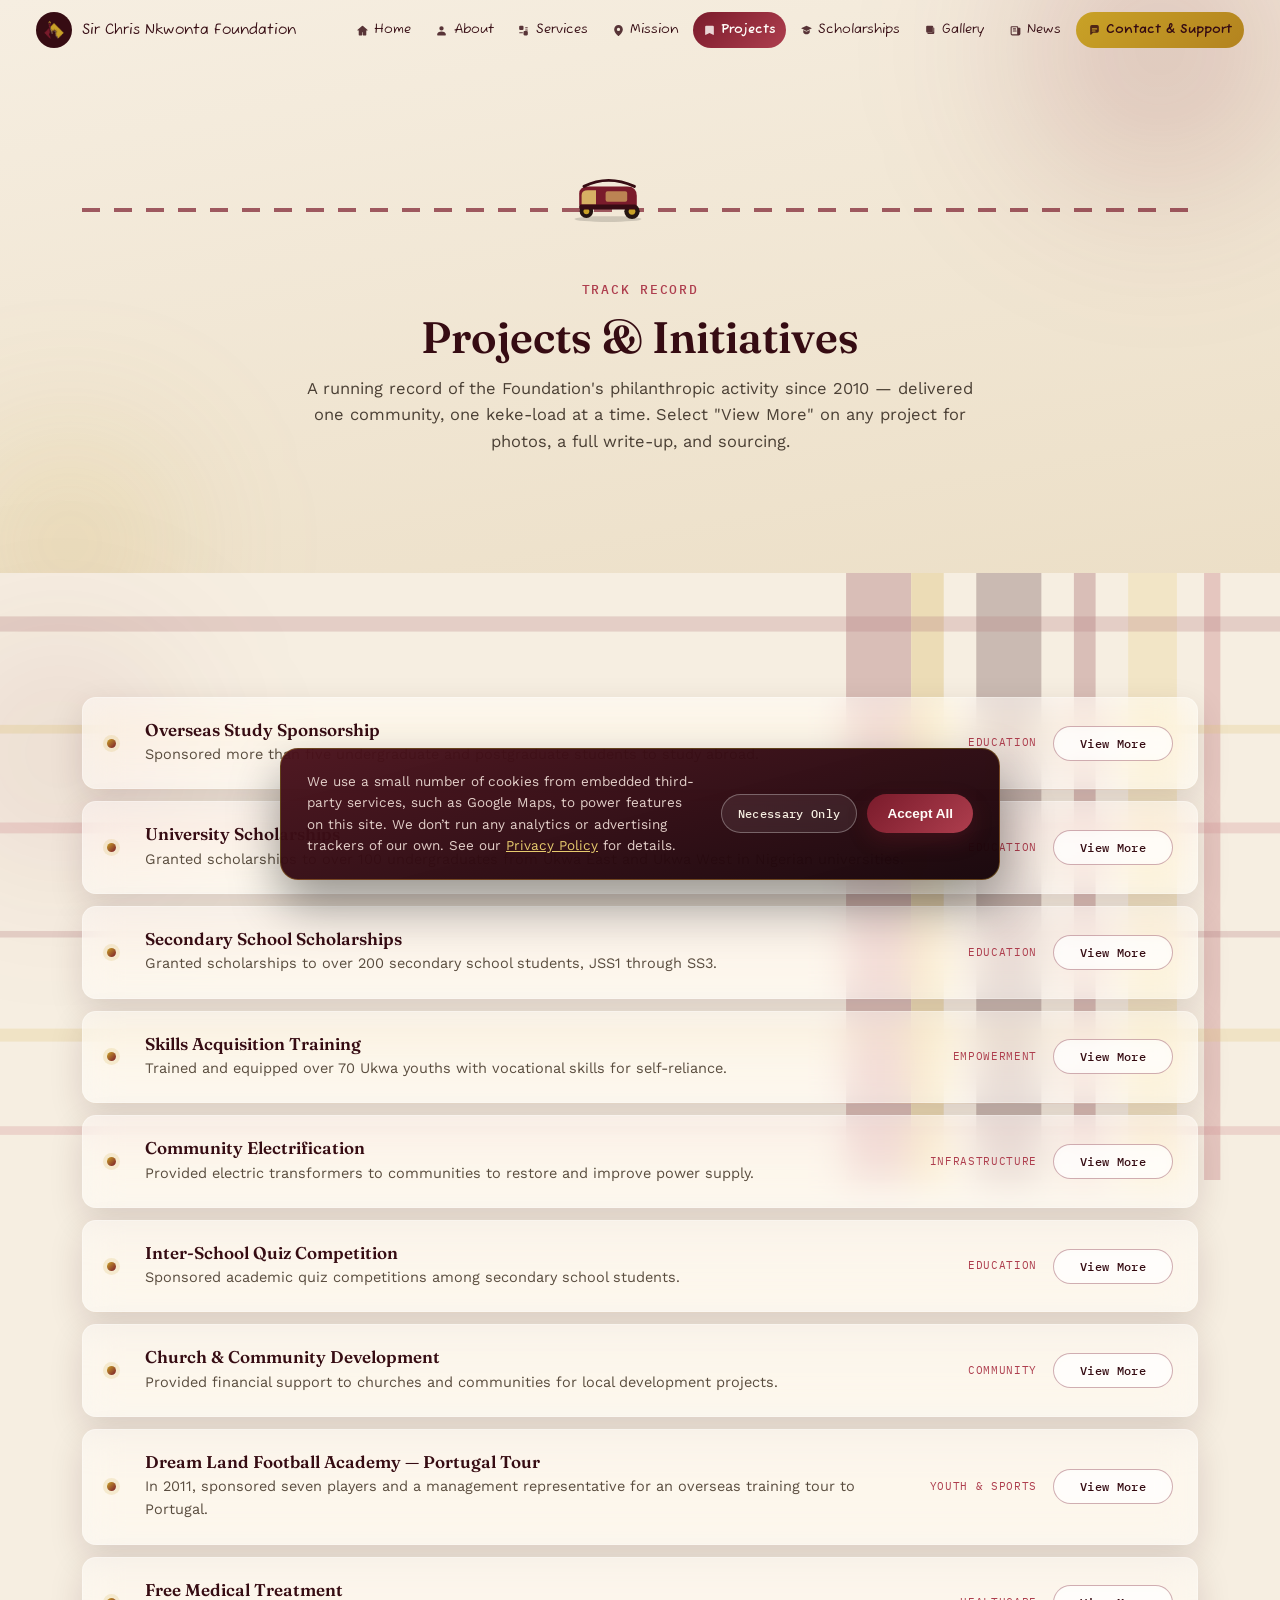
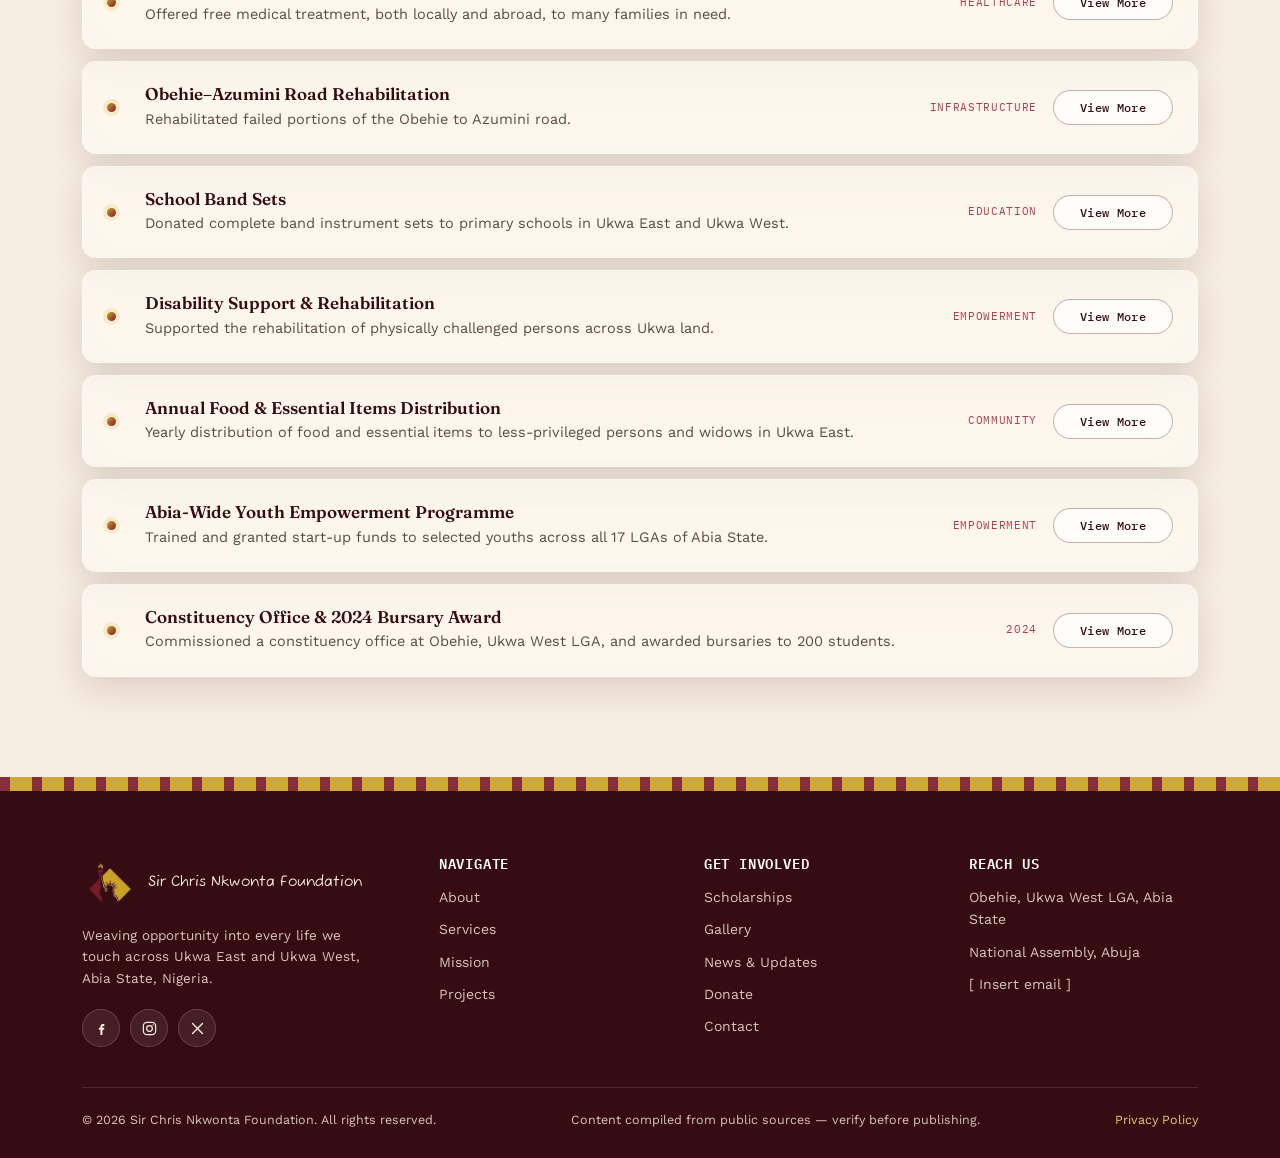
<file: projects.html>
<!doctype html>
<html lang="en">
  <head>
    <meta charset="UTF-8" />
    <meta name="viewport" content="width=device-width, initial-scale=1.0" />
    <title>Projects &mdash; Sir Chris Nkwonta Foundation</title>
    <meta
      name="description"
      content="A running record of the Sir Chris Nkwonta Foundation's philanthropic projects since 2010."
    />
    <link rel="preconnect" href="https://fonts.googleapis.com" />
    <link
      href="https://fonts.googleapis.com/css2?family=Fraunces:opsz,wght@9..144,400;9..144,500;9..144,600;9..144,700&family=Work+Sans:wght@400;500;600;700&family=IBM+Plex+Mono:wght@400;500&family=Fuzzy+Bubbles:wght@400;700&display=swap"
      rel="stylesheet"
    />
    <link rel="icon" href="favicon.svg" type="image/svg+xml" />
    <link rel="icon" href="favicon.ico" sizes="any" />
    <link rel="icon" type="image/png" sizes="32x32" href="favicon-32x32.png" />
    <link rel="icon" type="image/png" sizes="48x48" href="favicon-48x48.png" />
    <link rel="icon" type="image/png" sizes="16x16" href="favicon-16x16.png" />
    <link rel="apple-touch-icon" sizes="180x180" href="apple-touch-icon.png" />
    <link rel="manifest" href="site.webmanifest" />
    <meta name="theme-color" content="#7A1B2B" />
    <link rel="stylesheet" href="css/style.css" />
  </head>
  <body>
    <header>
      <div class="navbar">
        <a href="index.html" class="brand">
               <img src="assets/img/brand/icon-any-512x512.png" alt="Sir Chris Nkwonta Foundation" class="logo-slot" />
          Sir Chris Nkwonta Foundation
        </a>
        <button
          class="hamburger"
          id="hamburger"
          aria-label="Toggle menu"
          aria-expanded="false"
        >
          <span></span><span></span><span></span>
        </button>
        <nav class="links" id="navLinks">
          <a href="index.html">Home</a>
          <a href="about.html">About</a>
          <a href="services.html">Services</a>
          <a href="mission.html">Mission</a>
          <a href="projects.html" class="active">Projects</a>
          <a href="scholarships.html">Scholarships</a>
          <a href="gallery.html">Gallery</a>
          <a href="news.html">News</a>
          <a href="contact.html" class="nav-cta">Contact & Support</a>
        </nav>
      </div>
    </header>

    <section class="page-hero">
      <div class="blob b1"></div>
      <div class="blob b2"></div>
      <div class="wrap">
        <div class="keke-road-wrap" aria-hidden="true">
          <div class="road-line"></div>
          <div class="keke">
            <svg viewBox="0 0 200 110" xmlns="http://www.w3.org/2000/svg">
              <ellipse
                cx="100"
                cy="98"
                rx="70"
                ry="6"
                fill="rgba(0,0,0,0.15)"
              />
              <circle cx="150" cy="82" r="16" fill="#241512" />
              <circle cx="150" cy="82" r="7" fill="#C9A227" />
              <circle cx="55" cy="82" r="14" fill="#241512" />
              <circle cx="55" cy="82" r="6" fill="#C9A227" />
              <path
                d="M40 70 L40 45 Q40 30 60 30 L140 30 Q160 30 160 50 L160 70 Z"
                fill="#7A1B2B"
              />
              <path
                d="M50 30 Q100 5 155 30"
                fill="none"
                stroke="#360C13"
                stroke-width="6"
                stroke-linecap="round"
              />
              <path
                d="M45 68 L45 48 Q45 38 58 38 L75 38 L75 68 Z"
                fill="#E7CB6E"
                opacity="0.85"
              />
              <rect
                x="95"
                y="40"
                width="45"
                height="22"
                rx="4"
                fill="#E7CB6E"
                opacity="0.6"
              />
              <rect
                x="40"
                y="68"
                width="120"
                height="10"
                rx="4"
                fill="#360C13"
              />
            </svg>
          </div>
        </div>
        <div class="section-head center projects-intro-text" data-reveal>
          <span class="eyebrow">Track Record</span>
          <h1>Projects &amp; Initiatives</h1>
          <p>
            A running record of the Foundation's philanthropic activity since
            2010 &mdash; delivered one community, one keke-load at a time.
            Select "View More" on any project for photos, a full write-up, and
            sourcing.
          </p>
        </div>
      </div>
    </section>

    <section class="on-white">
      <div
        class="blob p1"
        style="
          top: 0;
          left: -120px;
          width: 360px;
          height: 360px;
          background: radial-gradient(
            circle,
            rgba(122, 27, 43, 0.12),
            transparent 70%
          );
        "
      ></div>
      <svg
        class="weave-bg"
        viewBox="0 0 1180 560"
        xmlns="http://www.w3.org/2000/svg"
        preserveAspectRatio="xMaxYMid slice"
        aria-hidden="true"
      >
        <g opacity="0.45">
          <rect x="780" y="0" width="60" height="560" fill="#7A1B2B" />
          <rect x="840" y="0" width="30" height="560" fill="#C9A227" />
          <rect x="900" y="0" width="60" height="560" fill="#360C13" />
          <rect x="990" y="0" width="20" height="560" fill="#7A1B2B" />
          <rect x="1040" y="0" width="45" height="560" fill="#E7CB6E" />
          <rect x="1110" y="0" width="15" height="560" fill="#AE3E4E" />
        </g>
        <g opacity="0.3">
          <rect x="0" y="40" width="1180" height="14" fill="#7A1B2B" />
          <rect x="0" y="140" width="1180" height="8" fill="#C9A227" />
          <rect x="0" y="230" width="1180" height="10" fill="#AE3E4E" />
          <rect x="0" y="330" width="1180" height="6" fill="#7A1B2B" />
          <rect x="0" y="420" width="1180" height="12" fill="#C9A227" />
          <rect x="0" y="510" width="1180" height="8" fill="#AE3E4E" />
        </g>
      </svg>
      <div class="wrap">
        <div class="proj-list" id="projList"></div>
      </div>
    </section>

    <div class="thread deep"></div>

    <div class="modal-overlay" id="modalOverlay">
      <div class="modal-panel">
        <button class="modal-close" id="modalClose" aria-label="Close">&times;</button>
        <div class="modal-scroll">
          <span class="eyebrow" id="modalTag"></span>
          <h3 id="modalTitle"></h3>
          <div class="modal-gallery" id="modalGallery"></div>
          <a href="gallery.html" class="btn-view modal-gallery-cta"
            >See More in Gallery
            <svg viewBox="0 0 24 24" fill="none" stroke="currentColor" stroke-width="2" stroke-linecap="round" stroke-linejoin="round" aria-hidden="true"><path d="M5 12h14M13 6l6 6-6 6"/></svg
          ></a>
          <div class="modal-writeup" id="modalWriteup"></div>
          <div class="modal-source" id="modalSource"></div>
        </div>
      </div>
    </div>

    <footer>
      <div class="wrap">
        <div class="foot-grid">
          <div>
            <div class="brand">
                       <img src="assets/img/brand/icon-any-512x512.png" alt="Sir Chris Nkwonta Foundation" class="logo-slot" />
              Sir Chris Nkwonta Foundation
            </div>
            <p class="foot-desc">
              Weaving opportunity into every life we touch across Ukwa East and
              Ukwa West, Abia State, Nigeria.
            </p>
            <div class="social-row">
              <a href="#" aria-label="Facebook"
                ><svg viewBox="0 0 24 24" fill="currentColor">
                  <path
                    d="M14 8.5h2V5.8h-2.2c-2 0-3.3 1.3-3.3 3.4V11H8.3v2.7H10.5V21h2.8v-7.3h2.3l.4-2.7h-2.7V9.3c0-.5.3-.8 1-.8z"
                  /></svg
              ></a>
              <a href="#" aria-label="Instagram"
                ><svg
                  viewBox="0 0 24 24"
                  fill="none"
                  stroke="currentColor"
                  stroke-width="1.7"
                >
                  <rect x="3.3" y="3.3" width="17.4" height="17.4" rx="5" />
                  <circle cx="12" cy="12" r="4" />
                  <circle
                    cx="17"
                    cy="7"
                    r="0.9"
                    fill="currentColor"
                    stroke="none"
                  /></svg
              ></a>
              <a href="#" aria-label="X (Twitter)"
                ><svg
                  viewBox="0 0 24 24"
                  fill="none"
                  stroke="currentColor"
                  stroke-width="1.9"
                  stroke-linecap="round"
                >
                  <path d="M5 5l14 14M19 5L5 19" /></svg
              ></a>
            </div>
          </div>
          <div>
            <h4>Navigate</h4>
            <ul>
              <li><a href="about.html">About</a></li>
              <li><a href="services.html">Services</a></li>
              <li><a href="mission.html">Mission</a></li>
              <li><a href="projects.html">Projects</a></li>
            </ul>
          </div>
          <div>
            <h4>Get Involved</h4>
            <ul>
              <li><a href="scholarships.html">Scholarships</a></li>
              <li><a href="gallery.html">Gallery</a></li>
              <li><a href="news.html">News &amp; Updates</a></li>
              <li><a href="contact.html">Donate</a></li>
              <li><a href="contact.html">Contact</a></li>
            </ul>
          </div>
          <div>
            <h4>Reach Us</h4>
            <ul>
              <li>Obehie, Ukwa West LGA, Abia State</li>
              <li>National Assembly, Abuja</li>
              <li>[ Insert email ]</li>
            </ul>
          </div>
        </div>
        <div class="bottom">
          <span
            >&copy; <span class="js-year"></span> Sir Chris Nkwonta Foundation.
            All rights reserved.</span
          >
          <span
            >Content compiled from public sources &mdash; verify before
            publishing.</span
          >
          <span><a href="privacy.html">Privacy Policy</a></span>
        </div>
      </div>
    </footer>
    <script src="js/main.js"></script>
    <script src="js/cookies.js"></script>
    <script src="js/modal.js"></script>
    <script src="js/projects.js"></script>
  </body>
</html>
</file>
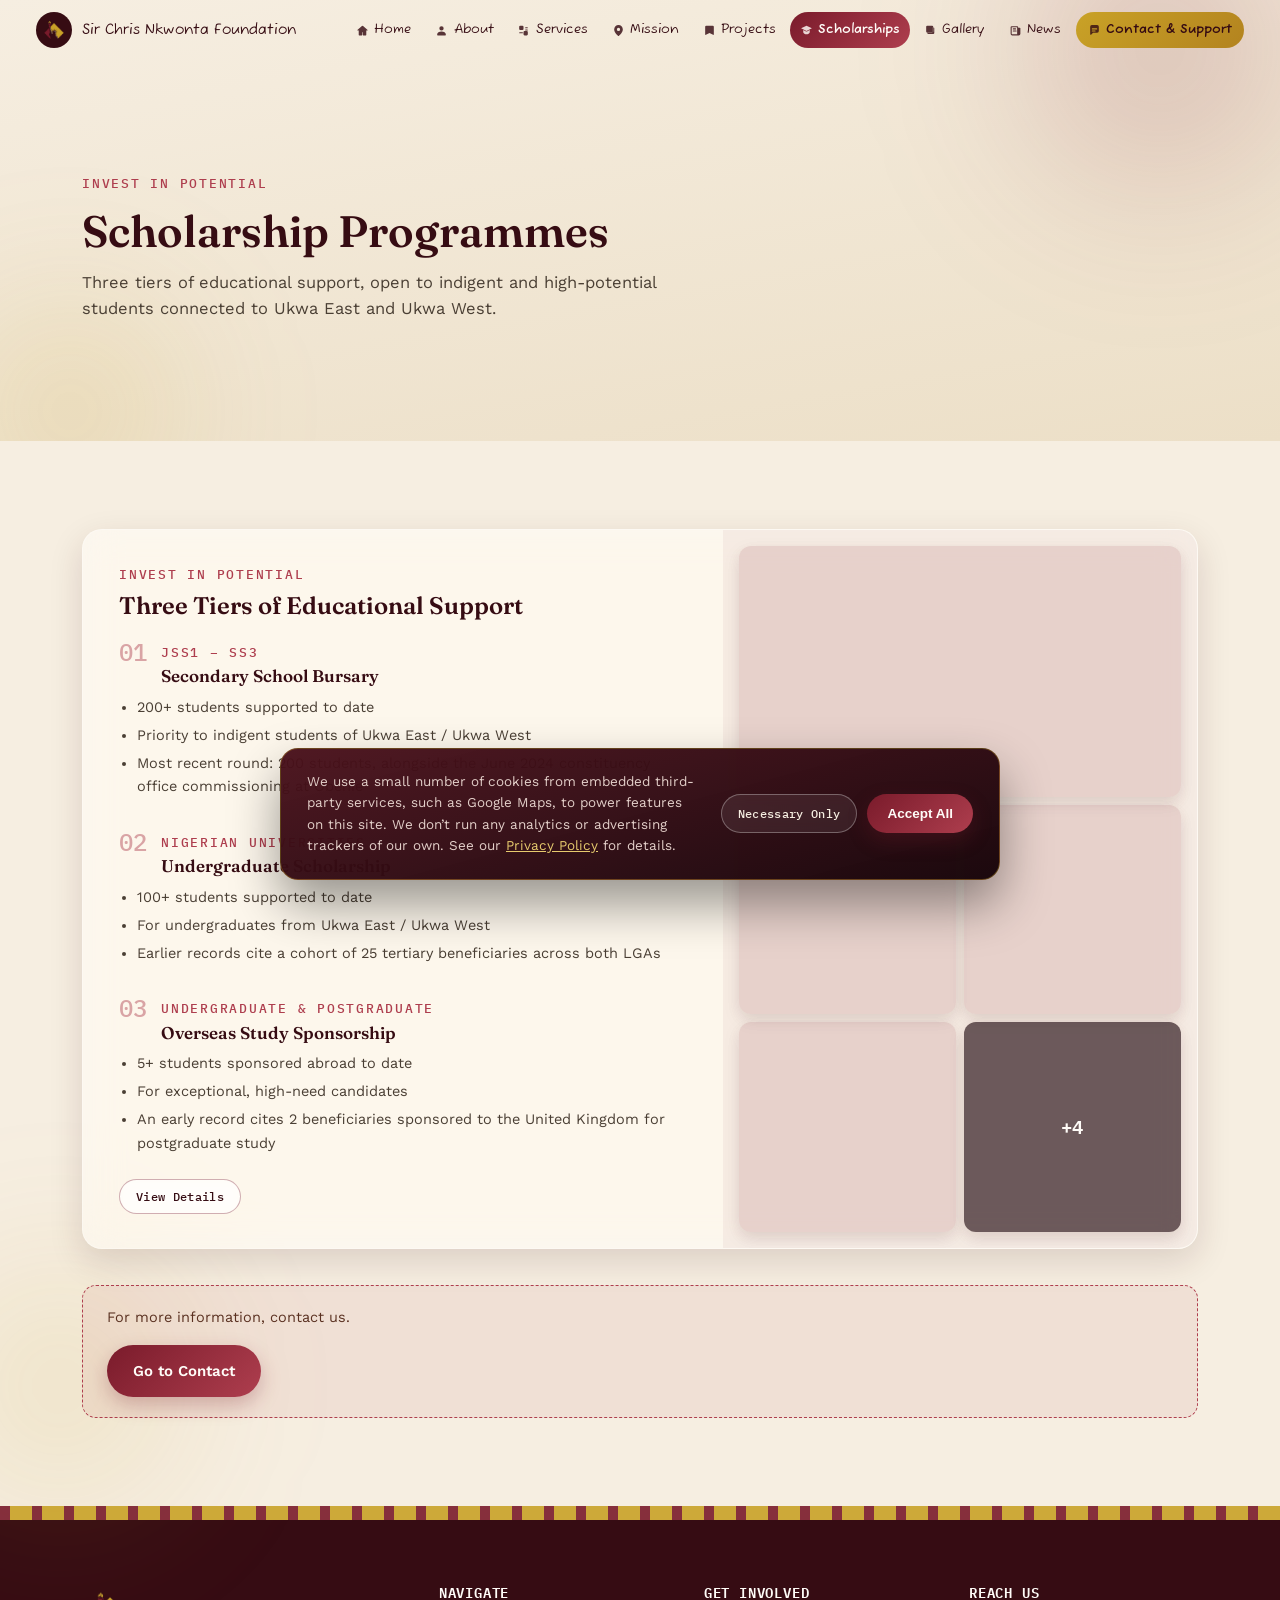
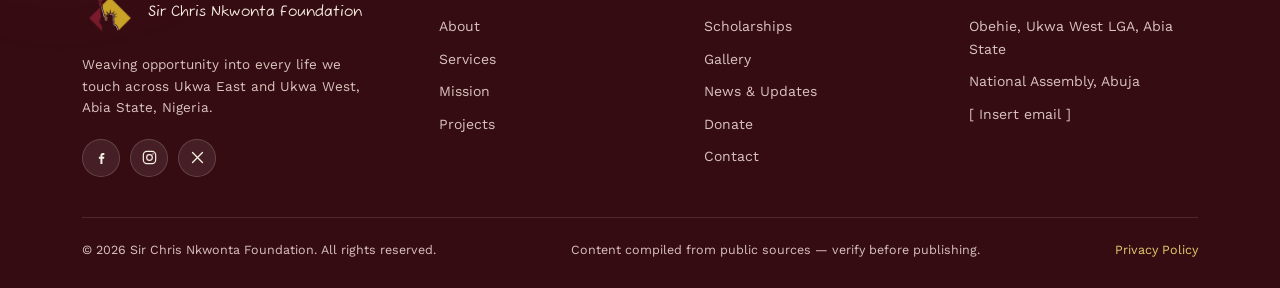
<file: scholarships.html>
<!doctype html>
<html lang="en">
  <head>
    <meta charset="UTF-8" />
    <meta name="viewport" content="width=device-width, initial-scale=1.0" />
    <title>Scholarships &mdash; Sir Chris Nkwonta Foundation</title>
    <meta
      name="description"
      content="Secondary, undergraduate, and overseas scholarship programmes run by the Sir Chris Nkwonta Foundation."
    />
    <link rel="preconnect" href="https://fonts.googleapis.com" />
    <link
      href="https://fonts.googleapis.com/css2?family=Fraunces:opsz,wght@9..144,400;9..144,500;9..144,600;9..144,700&family=Work+Sans:wght@400;500;600;700&family=IBM+Plex+Mono:wght@400;500&family=Fuzzy+Bubbles:wght@400;700&display=swap"
      rel="stylesheet"
    />
    <link rel="icon" href="favicon.svg" type="image/svg+xml" />
    <link rel="icon" href="favicon.ico" sizes="any" />
    <link rel="icon" type="image/png" sizes="32x32" href="favicon-32x32.png" />
    <link rel="icon" type="image/png" sizes="48x48" href="favicon-48x48.png" />
    <link rel="icon" type="image/png" sizes="16x16" href="favicon-16x16.png" />
    <link rel="apple-touch-icon" sizes="180x180" href="apple-touch-icon.png" />
    <link rel="manifest" href="site.webmanifest" />
    <meta name="theme-color" content="#7A1B2B" />
    <link rel="stylesheet" href="css/style.css" />
  </head>
  <body>
    <header>
      <div class="navbar">
        <a href="index.html" class="brand">
               <img src="assets/img/brand/icon-any-512x512.png" alt="Sir Chris Nkwonta Foundation" class="logo-slot" />
          Sir Chris Nkwonta Foundation
        </a>
        <button
          class="hamburger"
          id="hamburger"
          aria-label="Toggle menu"
          aria-expanded="false"
        >
          <span></span><span></span><span></span>
        </button>
        <nav class="links" id="navLinks">
          <a href="index.html">Home</a>
          <a href="about.html">About</a>
          <a href="services.html">Services</a>
          <a href="mission.html">Mission</a>
          <a href="projects.html">Projects</a>
          <a href="scholarships.html" class="active">Scholarships</a>
          <a href="gallery.html">Gallery</a>
          <a href="news.html">News</a>
          <a href="contact.html" class="nav-cta">Contact & Support</a>
        </nav>
      </div>
    </header>

    <section class="page-hero">
      <div class="blob b1"></div>
      <div class="blob b2"></div>
      <div class="wrap">
        <div class="section-head" data-reveal>
          <span class="eyebrow">Invest in Potential</span>
          <h1>Scholarship Programmes</h1>
          <p>
            Three tiers of educational support, open to indigent and
            high-potential students connected to Ukwa East and Ukwa West.
          </p>
        </div>
      </div>
    </section>

    <section class="on-white">
      <div
        class="blob sc1"
        style="
          bottom: -60px;
          left: -120px;
          width: 360px;
          height: 360px;
          background: radial-gradient(
            circle,
            rgba(201, 162, 39, 0.18),
            transparent 70%
          );
        "
      ></div>
      <div class="wrap">
        <div class="schol-grid" id="scholGrid"></div>
        <div class="notice" data-reveal>
          <p>For more information, contact us.</p>
          <a
            href="contact.html"
            class="btn btn-primary"
            style="margin-top: 16px; display: inline-flex"
            >Go to Contact</a
          >
        </div>
      </div>
    </section>

    <div class="thread deep"></div>

    <div class="modal-overlay" id="modalOverlay">
      <div class="modal-panel">
        <button class="modal-close" id="modalClose" aria-label="Close">&times;</button>
        <div class="modal-scroll">
          <span class="eyebrow" id="modalTag"></span>
          <h3 id="modalTitle"></h3>
          <div class="modal-gallery" id="modalGallery"></div>
          <a href="gallery.html" class="btn-view modal-gallery-cta"
            >See More in Gallery
            <svg viewBox="0 0 24 24" fill="none" stroke="currentColor" stroke-width="2" stroke-linecap="round" stroke-linejoin="round" aria-hidden="true"><path d="M5 12h14M13 6l6 6-6 6"/></svg
          ></a>
          <div class="modal-writeup" id="modalWriteup"></div>
          <div class="modal-source" id="modalSource"></div>
        </div>
      </div>
    </div>

    <footer>
      <div class="wrap">
        <div class="foot-grid">
          <div>
            <div class="brand">
                       <img src="assets/img/brand/icon-any-512x512.png" alt="Sir Chris Nkwonta Foundation" class="logo-slot" />
              Sir Chris Nkwonta Foundation
            </div>
            <p class="foot-desc">
              Weaving opportunity into every life we touch across Ukwa East and
              Ukwa West, Abia State, Nigeria.
            </p>
            <div class="social-row">
              <a href="#" aria-label="Facebook"
                ><svg viewBox="0 0 24 24" fill="currentColor">
                  <path
                    d="M14 8.5h2V5.8h-2.2c-2 0-3.3 1.3-3.3 3.4V11H8.3v2.7H10.5V21h2.8v-7.3h2.3l.4-2.7h-2.7V9.3c0-.5.3-.8 1-.8z"
                  /></svg
              ></a>
              <a href="#" aria-label="Instagram"
                ><svg
                  viewBox="0 0 24 24"
                  fill="none"
                  stroke="currentColor"
                  stroke-width="1.7"
                >
                  <rect x="3.3" y="3.3" width="17.4" height="17.4" rx="5" />
                  <circle cx="12" cy="12" r="4" />
                  <circle
                    cx="17"
                    cy="7"
                    r="0.9"
                    fill="currentColor"
                    stroke="none"
                  /></svg
              ></a>
              <a href="#" aria-label="X (Twitter)"
                ><svg
                  viewBox="0 0 24 24"
                  fill="none"
                  stroke="currentColor"
                  stroke-width="1.9"
                  stroke-linecap="round"
                >
                  <path d="M5 5l14 14M19 5L5 19" /></svg
              ></a>
            </div>
          </div>
          <div>
            <h4>Navigate</h4>
            <ul>
              <li><a href="about.html">About</a></li>
              <li><a href="services.html">Services</a></li>
              <li><a href="mission.html">Mission</a></li>
              <li><a href="projects.html">Projects</a></li>
            </ul>
          </div>
          <div>
            <h4>Get Involved</h4>
            <ul>
              <li><a href="scholarships.html">Scholarships</a></li>
              <li><a href="gallery.html">Gallery</a></li>
              <li><a href="news.html">News &amp; Updates</a></li>
              <li><a href="contact.html">Donate</a></li>
              <li><a href="contact.html">Contact</a></li>
            </ul>
          </div>
          <div>
            <h4>Reach Us</h4>
            <ul>
              <li>Obehie, Ukwa West LGA, Abia State</li>
              <li>National Assembly, Abuja</li>
              <li>[ Insert email ]</li>
            </ul>
          </div>
        </div>
        <div class="bottom">
          <span
            >&copy; <span class="js-year"></span> Sir Chris Nkwonta Foundation.
            All rights reserved.</span
          >
          <span
            >Content compiled from public sources &mdash; verify before
            publishing.</span
          >
          <span><a href="privacy.html">Privacy Policy</a></span>
        </div>
      </div>
    </footer>
    <script src="js/main.js"></script>
    <script src="js/cookies.js"></script>
    <script src="js/modal.js"></script>
    <script src="js/scholarships.js"></script>
  </body>
</html>
</file>
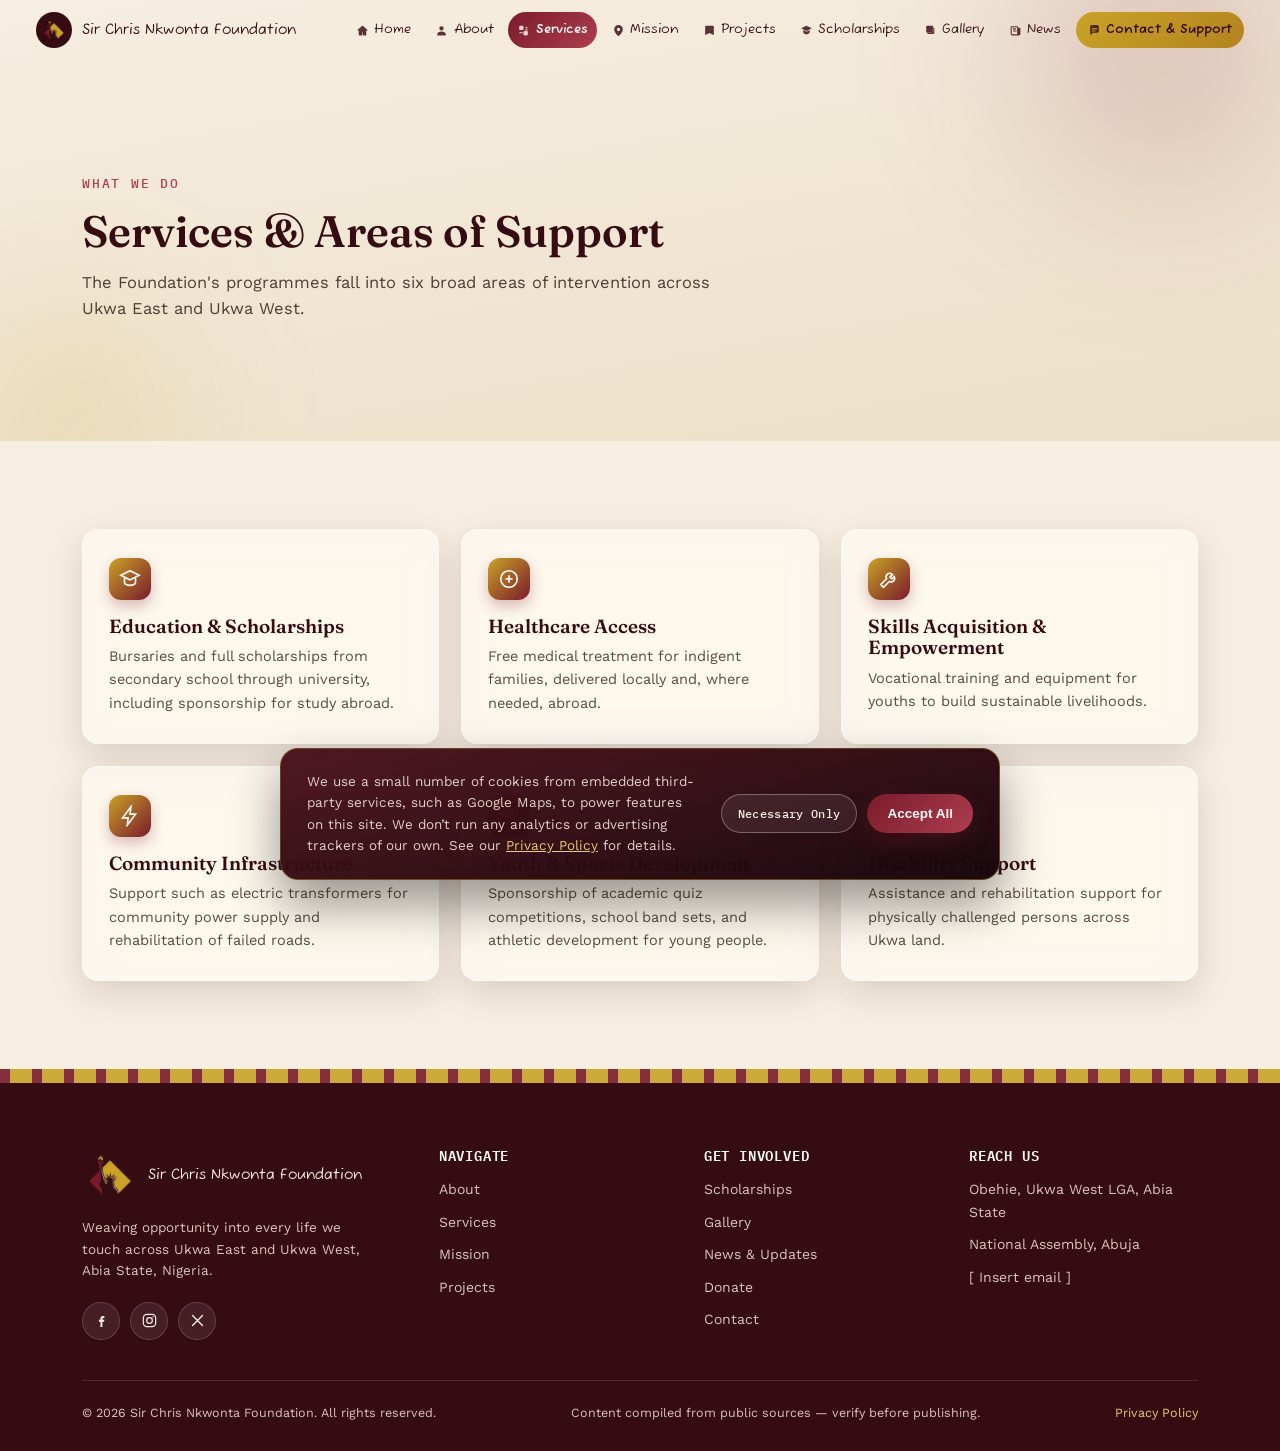
<file: services.html>
<!doctype html>
<html lang="en">
  <head>
    <meta charset="UTF-8" />
    <meta name="viewport" content="width=device-width, initial-scale=1.0" />
    <title>Services &mdash; Sir Chris Nkwonta Foundation</title>
    <meta
      name="description"
      content="Six areas of support delivered by the Sir Chris Nkwonta Foundation."
    />
    <link rel="preconnect" href="https://fonts.googleapis.com" />
    <link
      href="https://fonts.googleapis.com/css2?family=Fraunces:opsz,wght@9..144,400;9..144,500;9..144,600;9..144,700&family=Work+Sans:wght@400;500;600;700&family=IBM+Plex+Mono:wght@400;500&family=Fuzzy+Bubbles:wght@400;700&display=swap"
      rel="stylesheet"
    />
    <link rel="icon" href="favicon.svg" type="image/svg+xml" />
    <link rel="icon" href="favicon.ico" sizes="any" />
    <link rel="icon" type="image/png" sizes="32x32" href="favicon-32x32.png" />
    <link rel="icon" type="image/png" sizes="48x48" href="favicon-48x48.png" />
    <link rel="icon" type="image/png" sizes="16x16" href="favicon-16x16.png" />
    <link rel="apple-touch-icon" sizes="180x180" href="apple-touch-icon.png" />
    <link rel="manifest" href="site.webmanifest" />
    <meta name="theme-color" content="#7A1B2B" />
    <link rel="stylesheet" href="css/style.css" />
  </head>
  <body>
    <header>
      <div class="navbar">
        <a href="index.html" class="brand">
               <img src="assets/img/brand/icon-any-512x512.png" alt="Sir Chris Nkwonta Foundation" class="logo-slot" />
          Sir Chris Nkwonta Foundation
        </a>
        <button
          class="hamburger"
          id="hamburger"
          aria-label="Toggle menu"
          aria-expanded="false"
        >
          <span></span><span></span><span></span>
        </button>
        <nav class="links" id="navLinks">
          <a href="index.html">Home</a>
          <a href="about.html">About</a>
          <a href="services.html" class="active">Services</a>
          <a href="mission.html">Mission</a>
          <a href="projects.html">Projects</a>
          <a href="scholarships.html">Scholarships</a>
          <a href="gallery.html">Gallery</a>
          <a href="news.html">News</a>
          <a href="contact.html" class="nav-cta">Contact & Support</a>
        </nav>
      </div>
    </header>

    <section class="page-hero">
      <div class="blob b1 blob-drift"></div>
      <div class="blob b2 blob-drift blob-drift--rev"></div>
      <div class="wrap">
        <div class="section-head" data-reveal>
          <span class="eyebrow">What We Do</span>
          <h1>Services &amp; Areas of Support</h1>
          <p>
            The Foundation's programmes fall into six broad areas of
            intervention across Ukwa East and Ukwa West.
          </p>
        </div>
      </div>
    </section>

    <section class="on-white">
      <div class="wrap">
        <div class="card-grid">
          <div class="card glass" data-reveal>
            <div class="ico">
              <svg
                viewBox="0 0 24 24"
                fill="none"
                stroke="currentColor"
                stroke-width="1.8"
              >
                <path d="M12 3L2 8l10 5 10-5-10-5z" />
                <path d="M6 10.5V16c0 1.5 2.7 3 6 3s6-1.5 6-3v-5.5" />
              </svg>
            </div>
            <h3>Education &amp; Scholarships</h3>
            <p>
              Bursaries and full scholarships from secondary school through
              university, including sponsorship for study abroad.
            </p>
          </div>
          <div class="card glass" data-reveal>
            <div class="ico">
              <svg
                viewBox="0 0 24 24"
                fill="none"
                stroke="currentColor"
                stroke-width="1.8"
              >
                <circle cx="12" cy="12" r="9" />
                <path d="M12 8v8M8 12h8" />
              </svg>
            </div>
            <h3>Healthcare Access</h3>
            <p>
              Free medical treatment for indigent families, delivered locally
              and, where needed, abroad.
            </p>
          </div>
          <div class="card glass" data-reveal>
            <div class="ico">
              <svg
                viewBox="0 0 24 24"
                fill="none"
                stroke="currentColor"
                stroke-width="1.8"
              >
                <path
                  d="M14.7 6.3a4 4 0 00-5.4 5.4L3 18l3 3 6.3-6.3a4 4 0 005.4-5.4l-2.6 2.6-2-2 2.6-2.6z"
                />
              </svg>
            </div>
            <h3>Skills Acquisition &amp; Empowerment</h3>
            <p>
              Vocational training and equipment for youths to build sustainable
              livelihoods.
            </p>
          </div>
          <div class="card glass" data-reveal>
            <div class="ico">
              <svg
                viewBox="0 0 24 24"
                fill="none"
                stroke="currentColor"
                stroke-width="1.8"
              >
                <path d="M13 2L4 14h6l-1 8 9-12h-6l1-8z" />
              </svg>
            </div>
            <h3>Community Infrastructure</h3>
            <p>
              Support such as electric transformers for community power supply
              and rehabilitation of failed roads.
            </p>
          </div>
          <div class="card glass" data-reveal>
            <div class="ico">
              <svg
                viewBox="0 0 24 24"
                fill="none"
                stroke="currentColor"
                stroke-width="1.8"
              >
                <path d="M8 4h8v5a4 4 0 01-8 0V4z" />
                <path d="M5 6H3v2a4 4 0 004 4M19 6h2v2a4 4 0 01-4 4" />
                <path d="M10 15v3h4v-3M9 21h6" />
              </svg>
            </div>
            <h3>Youth &amp; Sports Development</h3>
            <p>
              Sponsorship of academic quiz competitions, school band sets, and
              athletic development for young people.
            </p>
          </div>
          <div class="card glass" data-reveal>
            <div class="ico">
              <svg
                viewBox="0 0 24 24"
                fill="none"
                stroke="currentColor"
                stroke-width="1.8"
              >
                <circle cx="12" cy="12" r="9" />
                <circle
                  cx="12"
                  cy="8"
                  r="1.3"
                  fill="currentColor"
                  stroke="none"
                />
                <path d="M8 11h8M12 11v4M9 19l3-4 3 4" />
              </svg>
            </div>
            <h3>Disability Support</h3>
            <p>
              Assistance and rehabilitation support for physically challenged
              persons across Ukwa land.
            </p>
          </div>
        </div>
      </div>
    </section>

    <div class="thread deep"></div>

    <footer>
      <div class="wrap">
        <div class="foot-grid">
          <div>
            <div class="brand">
                       <img src="assets/img/brand/icon-any-512x512.png" alt="Sir Chris Nkwonta Foundation" class="logo-slot" />
              Sir Chris Nkwonta Foundation
            </div>
            <p class="foot-desc">
              Weaving opportunity into every life we touch across Ukwa East and
              Ukwa West, Abia State, Nigeria.
            </p>
            <div class="social-row">
              <a href="#" aria-label="Facebook"
                ><svg viewBox="0 0 24 24" fill="currentColor">
                  <path
                    d="M14 8.5h2V5.8h-2.2c-2 0-3.3 1.3-3.3 3.4V11H8.3v2.7H10.5V21h2.8v-7.3h2.3l.4-2.7h-2.7V9.3c0-.5.3-.8 1-.8z"
                  /></svg
              ></a>
              <a href="#" aria-label="Instagram"
                ><svg
                  viewBox="0 0 24 24"
                  fill="none"
                  stroke="currentColor"
                  stroke-width="1.7"
                >
                  <rect x="3.3" y="3.3" width="17.4" height="17.4" rx="5" />
                  <circle cx="12" cy="12" r="4" />
                  <circle
                    cx="17"
                    cy="7"
                    r="0.9"
                    fill="currentColor"
                    stroke="none"
                  /></svg
              ></a>
              <a href="#" aria-label="X (Twitter)"
                ><svg
                  viewBox="0 0 24 24"
                  fill="none"
                  stroke="currentColor"
                  stroke-width="1.9"
                  stroke-linecap="round"
                >
                  <path d="M5 5l14 14M19 5L5 19" /></svg
              ></a>
            </div>
          </div>
          <div>
            <h4>Navigate</h4>
            <ul>
              <li><a href="about.html">About</a></li>
              <li><a href="services.html">Services</a></li>
              <li><a href="mission.html">Mission</a></li>
              <li><a href="projects.html">Projects</a></li>
            </ul>
          </div>
          <div>
            <h4>Get Involved</h4>
            <ul>
              <li><a href="scholarships.html">Scholarships</a></li>
              <li><a href="gallery.html">Gallery</a></li>
              <li><a href="news.html">News &amp; Updates</a></li>
              <li><a href="contact.html">Donate</a></li>
              <li><a href="contact.html">Contact</a></li>
            </ul>
          </div>
          <div>
            <h4>Reach Us</h4>
            <ul>
              <li>Obehie, Ukwa West LGA, Abia State</li>
              <li>National Assembly, Abuja</li>
              <li>[ Insert email ]</li>
            </ul>
          </div>
        </div>
        <div class="bottom">
          <span
            >&copy; <span class="js-year"></span> Sir Chris Nkwonta Foundation.
            All rights reserved.</span
          >
          <span
            >Content compiled from public sources &mdash; verify before
            publishing.</span
          >
          <span><a href="privacy.html">Privacy Policy</a></span>
        </div>
      </div>
    </footer>
    <script src="js/main.js"></script>
    <script src="js/cookies.js"></script>
  </body>
</html>
</file>
<file: css/style.css>
/* =========================================================
   Sir Chris Nkwonta Foundation — shared stylesheet
   ========================================================= */

:root {
  --ink: #241512;
  --cloth: #f6eee1;
  --cream: #f6eee1;
  --cloth-deep: #ecdfc7;
  --maroon: #7a1b2b;
  --maroon-deep: #360c13;
  --maroon-soft: #ae3e4e;
  --gold: #c9a227;
  --gold-soft: #e7cb6e;
  --white: #fffcf8;
  --max: 1180px;
  --glass-border: rgba(255, 255, 255, 0.28);
  --nav-h: 78px;
  --nav-fg: var(--maroon-deep);
  --nav-logo-bg: var(--maroon-deep);
}

* {
  box-sizing: border-box;
  margin: 0;
  padding: 0;
}
html {
  scroll-behavior: smooth;
  overflow-x: clip;
}

@media (prefers-reduced-motion: reduce) {
  html {
    scroll-behavior: auto;
  }
  * {
    animation-duration: 0.01ms !important;
    animation-iteration-count: 1 !important;
    transition-duration: 0.01ms !important;
    scroll-behavior: auto !important;
  }
}

body {
  font-family: "Work Sans", sans-serif;
  background: var(--cloth);
  color: var(--ink);
  line-height: 1.6;
  -webkit-font-smoothing: antialiased;
  overflow-x: clip;
  min-width: 0;
}
body.no-scroll {
  overflow: hidden;
}

h1,
h2,
h3,
h4 {
  font-family: "Fraunces", serif;
  font-weight: 600;
  line-height: 1.14;
  color: var(--maroon-deep);
}
a {
  color: inherit;
  text-decoration: none;
}
img {
  max-width: 100%;
  display: block;
}
.wrap {
  max-width: var(--max);
  margin: 0 auto;
  padding: 0 32px;
  position: relative;
  z-index: 2;
}
.eyebrow {
  font-family: "IBM Plex Mono", monospace;
  font-size: 12.5px;
  letter-spacing: 0.14em;
  text-transform: uppercase;
  color: var(--maroon-soft);
  font-weight: 500;
}
.blob {
  position: absolute;
  border-radius: 50%;
  filter: blur(70px);
  pointer-events: none;
  z-index: 1;
}

.glass {
  background: rgba(255, 255, 255, 0.5);
  backdrop-filter: blur(18px) saturate(160%);
  -webkit-backdrop-filter: blur(18px) saturate(160%);
  border: 1px solid var(--glass-border);
  box-shadow: 0 12px 34px rgba(54, 12, 19, 0.14);
}
.glass-dark {
  background: rgba(255, 255, 255, 0.08);
  backdrop-filter: blur(18px) saturate(160%);
  -webkit-backdrop-filter: blur(18px) saturate(160%);
  border: 1px solid rgba(255, 255, 255, 0.18);
  box-shadow: 0 12px 34px rgba(0, 0, 0, 0.28);
}

/* =========================================================
   Woven plaid accent — decorative background pattern
   ========================================================= */
.weave-bg {
  position: absolute;
  inset: 0;
  opacity: 0.5;
  pointer-events: none;
  z-index: 1;
}

/* =========================================================
   Thread divider — stitches a light section to a dark one
   ========================================================= */
.thread {
  height: 14px;
  width: 100%;
  background-color: var(--maroon);
  background-image: repeating-linear-gradient(
    90deg,
    var(--gold) 0px,
    var(--gold) 10px,
    transparent 10px,
    transparent 16px,
    var(--maroon) 16px,
    var(--maroon) 26px,
    transparent 26px,
    transparent 32px
  );
  opacity: 0.9;
  position: relative;
  z-index: 2;
}
.thread.deep {
  background-color: var(--gold);
  background-image: repeating-linear-gradient(
    90deg,
    var(--maroon) 0px,
    var(--maroon) 10px,
    transparent 10px,
    transparent 16px,
    var(--gold) 16px,
    var(--gold) 26px,
    transparent 26px,
    transparent 32px
  );
}

/* =========================================================
   NAV — floating blurred capsule bar
   ========================================================= */
header {
  position: fixed;
  top: 0;
  left: 0;
  right: 0;
  width: 100%;
  /* Both axes explicitly hidden — the navbar must never be scrollable.
     (Setting only overflow-x lets the spec silently promote overflow-y
     to auto, which re-opens a scroll capability we don't want.) */
  overflow: hidden;
  z-index: 200;
  display: flex;
  justify-content: center;
  padding: 0;
  pointer-events: none;
}
.navbar {
  pointer-events: auto;
  width: 100%;
  max-width: 100%;
  min-width: 0;
  box-sizing: border-box;
  display: flex;
  align-items: center;
  justify-content: space-between;
  padding: 12px clamp(18px, 2.82vw, 48px);
  border-radius: 0;
  position: relative;
  isolation: isolate;
  border: 0;
  background: none;
  box-shadow: none;
  transition: padding 0.3s ease;
}
/* Scroll glass background: a colorless, blurred backdrop that appears only
   once scrolling begins, separating the navbar from page content beneath
   it. It lives on ::before (not on .navbar itself) so it never becomes a
   containing block for the fixed-position mobile drawer (nav.links), and
   it carries no background color/tint -- translucency alone does the
   separation. z-index: -1 keeps it behind .brand / nav.links within the
   stacking context .navbar already establishes (isolation: isolate). */
.navbar::before {
  content: "";
  position: absolute;
  inset: 0;
  z-index: -1;
  pointer-events: none;
  background: transparent;
  backdrop-filter: blur(20px);
  -webkit-backdrop-filter: blur(20px);
  opacity: 0;
  transition: opacity 0.3s ease;
}
header.scrolled .navbar {
  padding-top: 9px;
  padding-bottom: 9px;
}
header.scrolled .navbar::before {
  opacity: 1;
}
/* Adaptive colors: header.on-dark is toggled by main.js depending on
   which section sits behind the (now backgroundless) fixed navbar. */
header.on-dark {
  --nav-fg: var(--cream);
  --nav-logo-bg: var(--cream);
}
.brand {
  display: flex;
  align-items: center;
  gap: 10px;
  font-family: "Fuzzy Bubbles", cursive;
  font-size: clamp(14px, 1vw, 17px);
  color: var(--cream);
  white-space: nowrap;
  min-width: 0;
  flex: 1 1 auto;
  overflow: hidden;
  text-overflow: ellipsis;
}
.navbar .brand {
  color: var(--nav-fg);
  transition: color 0.25s ease;
}
.logo-slot {
  width: clamp(36px, 2.59vw, 44px);
  height: clamp(36px, 2.59vw, 44px);
  border-radius: 12px;
  flex-shrink: 0;
  display: flex;
  align-items: center;
  justify-content: center;
}
.logo-slot img {
  width: 100%;
  height: 100%;
  object-fit: contain;
  border-radius: 12px;
}
.navbar .logo-slot {
  border-radius: 50%;
  background: var(--nav-logo-bg);
  padding: 5px;
  transition: background 0.25s ease;
}
.foot-grid .brand .logo-slot {
  width: 56px;
  height: 56px;
}

nav.links {
  display: flex;
  gap: clamp(3px, 0.35vw, 6px);
  align-items: center;
  min-width: 0;
}
nav.links a {
  --nav-icon: url("data:image/svg+xml,%3Csvg viewBox='0 0 24 24' xmlns='http://www.w3.org/2000/svg'%3E%3Cpath fill='white' d='M11 3.5a1.5 1.5 0 0 1 2 0l8 7.1a1 1 0 0 1-1.3 1.5l-.7-.6V20a1 1 0 0 1-1 1h-4.5a1 1 0 0 1-1-1v-5h-1v5a1 1 0 0 1-1 1H6a1 1 0 0 1-1-1v-8.5l-.7.6A1 1 0 0 1 3 10.6l8-7.1Z'/%3E%3C/svg%3E");
  display: inline-flex;
  align-items: center;
  justify-content: center;
  gap: clamp(4px, 0.41vw, 7px);
  padding: clamp(7px, 0.59vw, 10px) clamp(8px, 0.76vw, 13px);
  font-family: "Fuzzy Bubbles", cursive;
  font-size: clamp(12.5px, 0.82vw, 14px);
  font-weight: 500;
  color: rgba(255, 255, 255, 0.85);
  border-radius: 999px;
  transition:
    color 0.15s ease,
    background 0.15s ease;
  position: relative;
  white-space: nowrap;
}
nav.links a::before {
  content: "";
  width: clamp(13px, 0.88vw, 15px);
  height: clamp(13px, 0.88vw, 15px);
  flex: 0 0 clamp(13px, 0.88vw, 15px);
  background: currentColor;
  opacity: 0.82;
  -webkit-mask: var(--nav-icon) center/contain no-repeat;
  mask: var(--nav-icon) center/contain no-repeat;
}
nav.links a[href="about.html"] {
  --nav-icon: url("data:image/svg+xml,%3Csvg viewBox='0 0 24 24' xmlns='http://www.w3.org/2000/svg'%3E%3Cpath fill='white' d='M12 12a4 4 0 1 0 0-8 4 4 0 0 0 0 8Zm0 2c-4.4 0-8 2.2-8 5v1a1 1 0 0 0 1 1h14a1 1 0 0 0 1-1v-1c0-2.8-3.6-5-8-5Z'/%3E%3C/svg%3E");
}
nav.links a[href="services.html"] {
  --nav-icon: url("data:image/svg+xml,%3Csvg viewBox='0 0 24 24' xmlns='http://www.w3.org/2000/svg'%3E%3Cpath fill='white' d='M4 5a2 2 0 0 1 2-2h4a2 2 0 0 1 2 2v4a2 2 0 0 1-2 2H6a2 2 0 0 1-2-2V5Zm8 10a2 2 0 0 1 2-2h4a2 2 0 0 1 2 2v4a2 2 0 0 1-2 2h-4a2 2 0 0 1-2-2v-4ZM4 16a1 1 0 0 1 1-1h5a1 1 0 1 1 0 2H5a1 1 0 0 1-1-1Zm11-9a1 1 0 0 1 1-1h3a1 1 0 1 1 0 2h-3a1 1 0 0 1-1-1Zm0 4a1 1 0 0 1 1-1h3a1 1 0 1 1 0 2h-3a1 1 0 0 1-1-1Z'/%3E%3C/svg%3E");
}
nav.links a[href="mission.html"] {
  --nav-icon: url("data:image/svg+xml,%3Csvg viewBox='0 0 24 24' xmlns='http://www.w3.org/2000/svg'%3E%3Cpath fill='white' d='M12 2a8 8 0 0 0-8 8c0 5.3 6.6 11.2 6.9 11.5a1.6 1.6 0 0 0 2.2 0C13.4 21.2 20 15.3 20 10a8 8 0 0 0-8-8Zm0 11a3 3 0 1 1 0-6 3 3 0 0 1 0 6Z'/%3E%3C/svg%3E");
}
nav.links a[href="projects.html"] {
  --nav-icon: url("data:image/svg+xml,%3Csvg viewBox='0 0 24 24' xmlns='http://www.w3.org/2000/svg'%3E%3Cpath fill='white' d='M4 5a2 2 0 0 1 2-2h12a2 2 0 0 1 2 2v14a1 1 0 0 1-1.45.9L12 16.62 5.45 19.9A1 1 0 0 1 4 19V5Z'/%3E%3C/svg%3E");
}
nav.links a[href="scholarships.html"] {
  --nav-icon: url("data:image/svg+xml,%3Csvg viewBox='0 0 24 24' xmlns='http://www.w3.org/2000/svg'%3E%3Cpath fill='white' d='m12 3 10 5-10 5L2 8l10-5Zm6 8.2V15c0 2-3.6 4-6 4s-6-2-6-4v-3.8l5.1 2.55a2 2 0 0 0 1.8 0L18 11.2Z'/%3E%3C/svg%3E");
}
nav.links a[href="news.html"] {
  --nav-icon: url("data:image/svg+xml,%3Csvg viewBox='0 0 24 24' xmlns='http://www.w3.org/2000/svg'%3E%3Cpath fill='white' d='M5 4a2 2 0 0 0-2 2v12a3 3 0 0 0 3 3h12a3 3 0 0 0 3-3V8a1 1 0 0 0-1-1h-3V6a2 2 0 0 0-2-2H5Zm0 14V6h10v12a3 3 0 0 0 .17 1H6a1 1 0 0 1-1-1Zm2-9a1 1 0 0 1 1-1h4a1 1 0 1 1 0 2H8a1 1 0 0 1-1-1Zm0 4a1 1 0 0 1 1-1h5a1 1 0 1 1 0 2H8a1 1 0 0 1-1-1Z'/%3E%3C/svg%3E");
}
nav.links a[href="gallery.html"] {
  --nav-icon: url("data:image/svg+xml,%3Csvg viewBox='0 0 24 24' xmlns='http://www.w3.org/2000/svg'%3E%3Cpath fill='white' d='M4 5a2 2 0 0 1 2-2h9a2 2 0 0 1 2 2v9a2 2 0 0 1-2 2H6a2 2 0 0 1-2-2V5Zm2 8.4V5h9v6.6l-2.1-2a1 1 0 0 0-1.36.02L9.2 12.1l-1-1a1 1 0 0 0-1.37-.04L6 12.1v1.3ZM9 8a1.3 1.3 0 1 1 0-2.6A1.3 1.3 0 0 1 9 8Zm-3 8v.6a2 2 0 0 0 2 2h9a2 2 0 0 0 2-2V8a2 2 0 0 0-2-2h-.6v8.6a1 1 0 0 1-1 1H6Z'/%3E%3C/svg%3E");
}
nav.links a[href="contact.html"] {
  --nav-icon: url("data:image/svg+xml,%3Csvg viewBox='0 0 24 24' xmlns='http://www.w3.org/2000/svg'%3E%3Cpath fill='white' d='M4 5a3 3 0 0 1 3-3h10a3 3 0 0 1 3 3v8a3 3 0 0 1-3 3H9.4l-3.7 3.7A1 1 0 0 1 4 19V5Zm4 3a1 1 0 0 0 0 2h8a1 1 0 1 0 0-2H8Zm0 4a1 1 0 1 0 0 2h5a1 1 0 1 0 0-2H8Z'/%3E%3C/svg%3E");
}
nav.links a:hover {
  color: var(--gold-soft);
  background: rgba(255, 255, 255, 0.08);
}
@media (min-width: 1201px) {
  nav.links a:not(.active):not(.nav-cta) {
    color: var(--nav-fg);
  }
  nav.links a:not(.active):not(.nav-cta):hover {
    color: var(--gold-soft);
  }
}
nav.links a.active {
  color: var(--white);
  background: linear-gradient(135deg, var(--maroon), var(--maroon-soft));
  font-weight: 600;
}
.nav-cta {
  background: linear-gradient(135deg, var(--gold), #b3831f) !important;
  color: var(--maroon-deep) !important;
  padding: clamp(7px, 0.59vw, 10px) clamp(10px, 0.94vw, 16px) !important;
  font-weight: 700 !important;
}
.nav-cta.active {
  background: linear-gradient(135deg, var(--gold), #b3831f) !important;
  color: var(--maroon-deep) !important;
}

.hamburger {
  display: none;
  flex-direction: column;
  gap: 5px;
  background: none;
  border: none;
  cursor: pointer;
  padding: 10px;
  border-radius: 50%;
  flex-shrink: 0;
  min-width: 42px;
  min-height: 42px;
}
.hamburger span {
  width: 22px;
  height: 2px;
  background: var(--nav-fg);
  border-radius: 2px;
  transition:
    transform 0.2s ease,
    opacity 0.2s ease,
    background 0.25s ease;
}
.hamburger.open span {
  background: var(--white);
}
.hamburger.open span:nth-child(1) {
  transform: translateY(7px) rotate(45deg);
}
.hamburger.open span:nth-child(2) {
  opacity: 0;
}
.hamburger.open span:nth-child(3) {
  transform: translateY(-7px) rotate(-45deg);
}

/* Scroll model:
   — .navbar (desktop bar) is never scrollable — header clips it fully.
   — nav.links (the mobile/tablet drawer) is only scrollable when the
     viewport is short; see the max-height:500px query below, where
     its scrollbar is hidden across engines
     (WebKit/Blink, Gecko, legacy Trident/EdgeHTML). */

@media (max-width: 1200px) {
  .navbar {
    align-items: flex-start;
    flex-wrap: wrap;
    padding: 12px 18px;
    max-width: 100vw;
    min-width: 0;
  }
  .brand {
    max-width: calc(100% - 68px);
    white-space: normal;
    line-height: 1.2;
    overflow-wrap: anywhere;
  }
  nav.links {
    display: none;
    position: fixed;
    top: 0;
    right: 0;
    height: 100vh;
    height: 100dvh;
    width: min(78vw, 320px);
    flex-direction: column;
    align-items: stretch;
    justify-content: center;
    gap: 6px;
    margin: 0;
    padding: 32px 26px;
    border: none;
    background: rgba(23, 23, 23, 0.96);
    backdrop-filter: blur(30px) saturate(180%);
    -webkit-backdrop-filter: blur(30px) saturate(180%);
    box-shadow: -24px 0 60px rgba(0, 0, 0, 0.45);
    z-index: 250;
  }
  nav.links.open {
    display: flex;
    max-height: none;
    overflow-y: hidden;
    scrollbar-width: none;
    -ms-overflow-style: none;
  }
  nav.links.open::-webkit-scrollbar {
    display: none;
  }
  nav.links a {
    justify-content: flex-start;
    padding: 16px 10px;
    border-radius: 12px;
    font-size: 16px;
    font-weight: 600;
  }
  nav.links a::before {
    width: 17px;
    height: 17px;
    flex-basis: 17px;
  }
  nav.links a.active {
    box-shadow: none;
  }
  .hamburger {
    display: flex;
    margin-top: 0;
    position: relative;
    z-index: 260;
    background: transparent;
  }
}

/* Nav menu (drawer) only becomes scrollable on short viewports, so every
   link stays reachable when there isn't enough vertical room for all of
   them — outside this height range it stays non-scrollable. */
@media (max-width: 1200px) and (max-height: 500px) {
  nav.links.open {
    overflow-y: auto;
  }
}

@media (max-width: 520px) {
  .brand {
    font-size: 14.5px;
    max-width: calc(100% - 58px);
    white-space: normal;
    line-height: 1.2;
  }
  .logo-slot {
    width: 40px;
    height: 40px;
  }
}

/* =========================================================
   BUTTONS
   ========================================================= */
.btn {
  display: inline-block;
  padding: 14px 26px;
  border-radius: 28px;
  font-weight: 600;
  font-size: 15px;
  transition:
    transform 0.15s ease,
    box-shadow 0.15s ease;
  cursor: pointer;
  border: none;
}
.btn-primary {
  background: linear-gradient(135deg, var(--maroon), var(--maroon-soft));
  color: var(--white);
  box-shadow: 0 8px 20px rgba(122, 27, 43, 0.28);
}
.btn-primary:hover {
  transform: translateY(-2px);
  box-shadow: 0 12px 26px rgba(122, 27, 43, 0.38);
  background: rgba(122, 27, 43, 0.5);

}
.btn-ghost {
  border: 1.5px solid var(--maroon);
  color: var(--maroon-deep);
  background: rgba(255, 255, 255, 0.4);
  backdrop-filter: blur(8px);
}
.btn-ghost:hover {
  background: rgba(122, 27, 43, 0.1);
  color: white;
}
.btn-view {
  font-family: "IBM Plex Mono", monospace;
  font-size: 11.5px;
  font-weight: 500;
  letter-spacing: 0.03em;
  padding: 9px 16px;
  border-radius: 20px;
  border: 1px solid rgba(122, 27, 43, 0.35);
  color: var(--maroon-deep);
  background: rgba(255, 255, 255, 0.55);
  backdrop-filter: blur(6px);
  cursor: pointer;
  white-space: nowrap;
  transition:
    background 0.15s ease,
    color 0.15s ease,
    transform 0.15s ease;
}
.btn-view:hover {
  background: var(--maroon);
  color: var(--white);
  transform: translateY(-1px);
}
/* Shine sweep on hover -- scoped to .btn (primary/ghost) and .btn-view only,
   so nav/header/footer controls (which use their own classes, not .btn)
   are untouched. ::after carries the light band; overflow:hidden on the
   button (already has its own border-radius) clips it to the pill shape. */
.btn,
.btn-view {
  position: relative;
  overflow: hidden;
}
.btn::after,
.btn-view::after {
  content: "";
  position: absolute;
  top: 0;
  left: -75%;
  width: 45%;
  height: 100%;
  background: linear-gradient(
    115deg,
    transparent 0%,
    rgba(255, 255, 255, 0.55) 50%,
    transparent 100%
  );
  transform: skewX(-22deg);
  transition: left 0.65s ease;
  pointer-events: none;
}
.btn:hover::after,
.btn-view:hover::after {
  left: 130%;
}
@media (prefers-reduced-motion: reduce) {
  .btn::after,
  .btn-view::after {
    display: none;
  }
}

/* =========================================================
   SECTIONS generic
   ========================================================= */
section {
  padding: 88px 0;
  position: relative;
}
.section-head {
  max-width: 640px;
  margin-bottom: 48px;
  position: relative;
  z-index: 2;
}
.section-head.center {
  max-width: 680px;
  margin-left: auto;
  margin-right: auto;
  text-align: center;
}
.section-head h1,
.section-head h2 {
  font-size: clamp(30px, 4vw, 44px);
  margin-top: 10px;
}
.section-head p {
  color: #4a3f34;
  margin-top: 14px;
  font-size: 16.5px;
}

section.on-white {
  background: var(--cloth);
}
section.on-maroon {
  position: relative;
  overflow: hidden;
  background: linear-gradient(165deg, var(--maroon-deep) 0%, #250810 100%);
  color: var(--cloth);
}
section.on-maroon h1,
section.on-maroon h2,
section.on-maroon h3 {
  color: var(--white);
}
section.on-maroon .eyebrow {
  color: var(--gold-soft);
}
section.on-maroon p {
  color: #e3cfc9;
}
section.on-maroon .section-head p {
  color: #e3cfc9;
}
.blob.m1 {
  width: 380px;
  height: 380px;
  background: radial-gradient(
    circle,
    rgba(201, 162, 39, 0.22),
    transparent 70%
  );
  top: -80px;
  left: -100px;
}
.blob.m2 {
  width: 300px;
  height: 300px;
  background: radial-gradient(circle, rgba(174, 62, 78, 0.35), transparent 70%);
  bottom: -60px;
  right: -60px;
}

[data-reveal] {
  opacity: 0;
  transform: translateY(16px);
  transition:
    opacity 0.6s ease,
    transform 0.6s ease;
}
[data-reveal].in {
  opacity: 1;
  transform: translateY(0);
}

/* =========================================================
   PAGE HERO (interior pages)
   ========================================================= */
.page-hero {
  padding: 170px 0 70px;
  position: relative;
  overflow: hidden;
  background: linear-gradient(170deg, var(--cloth) 0%, var(--cloth-deep) 100%);
}
.page-hero .blob.b1 {
  width: 420px;
  height: 420px;
  background: radial-gradient(circle, rgba(122, 27, 43, 0.24), transparent 70%);
  top: -160px;
  right: -90px;
}
.page-hero .blob.b2 {
  width: 300px;
  height: 300px;
  background: radial-gradient(
    circle,
    rgba(201, 162, 39, 0.24),
    transparent 70%
  );
  bottom: -120px;
  left: -80px;
}

/* =========================================================
   HOME HERO — media slider
   ========================================================= */
.hero-overlap-wrap {
  position: relative;
  z-index: 0;
}
.home-hero {
  position: sticky;
  top: 0;
  z-index: 0;
  height: 100vh;
  height: 100dvh;
  min-height: 640px;
  overflow: hidden;
  display: flex;
  align-items: center;
}
.slide-stage {
  position: absolute;
  inset: 0;
  z-index: 1;
}
.slide {
  position: absolute;
  inset: 0;
  opacity: 0;
  transition: opacity 1.4s ease;
  background-size: cover;
  background-position: center;
  background-repeat: no-repeat;
  background-color: transparent;
}
.slide.active {
  opacity: 1;
}
.slide video {
  width: 100%;
  height: 100%;
  object-fit: cover;
}
.slide .grad {
  position: absolute;
  inset: 0;
  background: var(
    --slide-grad,
    linear-gradient(135deg, var(--maroon-deep), var(--maroon))
  );
  opacity: 0.48;
  pointer-events: none;
}
.slide .caption-tag {
  position: absolute;
  bottom: 18px;
  right: 22px;
  font-family: "IBM Plex Mono", monospace;
  font-size: 10.5px;
  color: rgba(255, 255, 255, 0.55);
  letter-spacing: 0.04em;
  z-index: 2;
}
.home-hero::after {
  content: "";
  position: absolute;
  inset: 0;
  background: linear-gradient(
    180deg,
    rgba(20, 5, 9, 0.35) 0%,
    rgba(20, 5, 9, 0.6) 100%
  );
  z-index: 2;
}
.home-hero-inner {
  position: relative;
  z-index: 3;
  width: 100%;
}
.home-hero-inner .wrap {
  max-width: 820px;
}
.home-hero .eyebrow {
  color: var(--gold-soft);
}
.home-hero h1 {
  color: var(--white);
  font-size: clamp(30px, 5vw, 48px);
  margin: 16px 0 12px;
}
.home-hero .tagline {
  font-family: "Fraunces", serif;
  font-style: italic;
  font-size: clamp(19px, 2.6vw, 26px);
  color: var(--gold-soft);
  margin-bottom: 26px;
}
.home-hero p.lede {
  color: #f1e5da;
  font-size: 17px;
  max-width: 560px;
  margin-bottom: 34px;
}
.hero-ctas {
  display: flex;
  gap: 14px;
  flex-wrap: wrap;
  margin-bottom: 10px;
}
.slide-dots {
  position: absolute;
  bottom: 26px;
  left: 50%;
  transform: translateX(-50%);
  z-index: 3;
  display: flex;
  gap: 8px;
}
.slide-dots button {
  width: 8px;
  height: 8px;
  border-radius: 50%;
  border: none;
  background: rgba(255, 255, 255, 0.35);
  cursor: pointer;
  transition:
    background 0.2s ease,
    width 0.2s ease;
}
.slide-dots button.active {
  background: var(--gold);
  width: 22px;
  border-radius: 5px;
}
.scroll-cue {
  position: absolute;
  bottom: 26px;
  right: 32px;
  z-index: 3;
  color: rgba(255, 255, 255, 0.6);
  font-family: "IBM Plex Mono", monospace;
  font-size: 11px;
  display: flex;
  flex-direction: column;
  align-items: center;
  gap: 6px;
}
.scroll-cue .line {
  width: 1px;
  height: 26px;
  background: linear-gradient(180deg, rgba(255, 255, 255, 0.6), transparent);
  animation: cuePulse 1.8s ease-in-out infinite;
}
@keyframes cuePulse {
  0%,
  100% {
    opacity: 0.3;
  }
  50% {
    opacity: 1;
  }
}
@media (max-width: 520px) {
  .wrap {
    padding-left: 24px;
    padding-right: 24px;
  }
  .home-hero {
    min-height: 700px;
  }
  .home-hero .eyebrow {
    display: block;
    max-width: 100%;
    font-size: 11px;
    line-height: 1.8;
    overflow-wrap: anywhere;
  }
  .home-hero .tagline {
    font-size: 20px;
    line-height: 1.35;
    max-width: 100%;
    overflow-wrap: break-word;
  }
  .home-hero p.lede {
    font-size: 16px;
    max-width: 100%;
    overflow-wrap: break-word;
  }
  .hero-ctas {
    flex-direction: column;
    align-items: flex-start;
    max-width: 100%;
  }
  .hero-ctas .btn {
    width: 100%;
    max-width: 260px;
    text-align: center;
  }
  .scroll-cue {
    display: none;
  }
}

/* =========================================================
   HOME — overlapping page-stack section
   ========================================================= */
.stack-section {
  padding: 110px 0 130px;
  background: var(--cloth);
  position: relative;
  z-index: 4;
  overflow: hidden;
  box-shadow: 0 -36px 64px rgba(20, 5, 9, 0.35);
}
.stack-wrap {
  display: grid;
  grid-template-columns: 0.9fr 1.1fr;
  gap: 40px;
  align-items: center;
}
.stack-copy .eyebrow {
  margin-bottom: 10px;
}
.stack-copy p {
  color: #4a3f34;
  margin-top: 16px;
  font-size: 16px;
  max-width: 420px;
}
.stack-panel {
  position: relative;
  display: flex;
  flex-direction: column;
}
.stack-deck {
  position: relative;
  order: 1;
  height: 420px;
}
.stack-card {
  position: absolute;
  top: 0;
  left: 0;
  width: 78%;
  height: 100%;
  border-radius: 20px;
  padding: 28px;
  display: flex;
  flex-direction: column;
  justify-content: flex-end;
  transform-origin: bottom left;
  transition:
    transform 0.45s cubic-bezier(0.2, 0.8, 0.2, 1),
    box-shadow 0.3s ease,
    opacity 0.3s ease;
  box-shadow: 0 20px 40px rgba(54, 12, 19, 0.22);
  cursor: default;
  pointer-events: none;
  transform: translate(0, 0) rotate(0deg) scale(0.9);
  z-index: var(--stack-z, 1);
  background-size: cover;
  background-position: top center;
  background-repeat: no-repeat;
  background-color: rgba(20, 10, 6, 0.15);
}
.stack-card h3 {
  color: var(--white);
  font-size: 21px;
  margin-bottom: 6px;
}
.stack-card p {
  color: rgba(255, 255, 255, 0.82);
  font-size: 13.5px;
}
.stack-card .num {
  position: absolute;
  top: 22px;
  right: 26px;
  font-family: "IBM Plex Mono", monospace;
  color: rgba(255, 255, 255, 0.55);
  font-size: 13px;
}
.stack-card:nth-child(1) {
  background-image:
    linear-gradient(150deg, rgba(122, 27, 43, 0.94), rgba(54, 12, 19, 0.86)),
    url("../assets/img/chris.jpg");
}
.stack-card:nth-child(2) {
  background-image:
    linear-gradient(150deg, rgba(174, 62, 78, 0.94), rgba(122, 27, 43, 0.86)),
    url("../assets/img/facebook/projects-05.jpg");
}
.stack-card:nth-child(3) {
  background-image:
    linear-gradient(150deg, rgba(201, 162, 39, 0.92), rgba(169, 121, 31, 0.86)),
    url("../assets/img/facebook/posts/122108081678101895-02.jpg");
}
.stack-card:nth-child(4) {
  background-image:
    linear-gradient(150deg, rgba(54, 12, 19, 0.94), rgba(28, 5, 9, 0.84)),
    url("../assets/img/facebook/projects-04.jpg");
}
.stack-card:nth-child(5) {
  background-image:
    linear-gradient(150deg, rgba(122, 27, 43, 0.94), rgba(174, 62, 78, 0.84)),
    url("../assets/img/facebook/education-01.jpg");
}
.stack-card:nth-child(6) {
  background-image:
    linear-gradient(150deg, rgba(138, 46, 61, 0.94), rgba(54, 12, 19, 0.86)),
    url("../assets/img/facebook/posts/122187411494101895-01.jpg");
}
.stack-card:nth-child(7) {
  background-image:
    linear-gradient(150deg, rgba(231, 203, 110, 0.92), rgba(174, 62, 78, 0.8)),
    url("../assets/img/facebook/posts/122099902184101895-02.jpg");
}
.stack-deck.in .stack-card {
  transform: translate(var(--stack-x, 0), var(--stack-y, 0))
    rotate(var(--stack-r, 0deg));
}
.stack-card.is-front {
  box-shadow: 0 26px 50px rgba(54, 12, 19, 0.3);
  cursor: pointer;
  pointer-events: auto;
}
.stack-controls {
  position: absolute;
  inset: 0;
  z-index: 30;
  order: 2;
  pointer-events: none;
  display: flex;
  align-items: center;
  justify-content: center;
  gap: 14px;
  margin: 0;
  font-family: "IBM Plex Mono", monospace;
  font-size: 12px;
  letter-spacing: 0.1em;
  text-transform: uppercase;
  color: var(--maroon-deep);
}
.stack-controls span {
  display: none;
}
.stack-arrow {
  position: absolute;
  top: 50%;
  pointer-events: auto;
  transform: translateY(-50%);
  width: 44px;
  height: 44px;
  border-radius: 50%;
  border: 1px solid rgba(122, 27, 43, 0.25);
  background: rgba(255, 255, 255, 0.58);
  color: var(--maroon-deep);
  cursor: pointer;
  display: flex;
  align-items: center;
  justify-content: center;
  font-size: 19px;
  line-height: 1;
  box-shadow: 0 8px 20px rgba(54, 12, 19, 0.12);
  transition:
    background 0.15s ease,
    color 0.15s ease,
    transform 0.15s ease;
}
#stackPrev {
  left: -58px;
}
#stackNext {
  right: -18px;
}
.stack-arrow:hover {
  background: var(--maroon);
  color: var(--white);
  transform: translateY(-50%) translateY(-1px);
}
.stack-arrow:focus-visible {
  outline: 2px solid var(--gold);
  outline-offset: 3px;
}

@media (max-width: 900px) {
  .stack-wrap {
    grid-template-columns: 1fr;
    gap: 70px;
  }
  .stack-deck {
    height: 450px;
  }
  .stack-card {
    height: 360px;
  }
  .stack-controls {
    position: relative;
    inset: auto;
    order: 2;
    pointer-events: auto;
    margin-top: 34px;
    gap: 18px;
  }
  .stack-controls span {
    display: inline;
  }
  .stack-arrow {
    position: static;
    top: auto;
    transform: none;
  }
  .stack-arrow:hover {
    transform: translateY(-1px);
  }
}
@media (max-width: 520px) {
  .stack-section {
    padding: 78px 0 100px;
  }
  .stack-wrap {
    gap: 42px;
  }
  .stack-deck {
    height: 370px;
  }
  .stack-card {
    width: 88%;
    left: 6%;
    height: 300px;
    padding: 24px;
  }
  .stack-controls {
    margin-top: 30px;
  }
}

/* =========================================================
   ABOUT
   ========================================================= */
.about-grid {
  display: grid;
  grid-template-columns: 0.85fr 1.15fr;
  gap: 56px;
  align-items: start;
}
/* Decorative botanical frame around the founder portrait -- lives on a
   sibling <img>, not inside .portrait, so it is free to bleed past the
   photo's own rounded/clipped edges (.portrait keeps overflow:hidden
   for the photo itself; .portrait-frame does not). */
.portrait-frame {
  position: relative;
}
.frame-overlay {
  position: absolute;
  top: 50%;
  left: 50%;
  width: 122%;
  height: 122%;
  max-width: none;
  object-fit: contain;
  transform: translate(-50%, -50%);
  pointer-events: none;
  z-index: 2;
}
.portrait {
  aspect-ratio: 4/5;
  border-radius: 16px;
  position: relative;
  overflow: hidden;
  background: linear-gradient(
    160deg,
    var(--maroon) 0%,
    var(--maroon) 55%,
    var(--maroon-deep) 55%,
    var(--maroon-deep) 100%
  );
  display: flex;
  align-items: flex-end;
  padding: 0;
  box-shadow: 0 20px 40px rgba(54, 12, 19, 0.25);
}
.portrait img {
  position: absolute;
  inset: 0;
  width: 100%;
  height: 100%;
  object-fit: cover;
}
.portrait::before {
  content: "";
  position: absolute;
  inset: 0;
  background-image: repeating-linear-gradient(
    45deg,
    rgba(201, 162, 39, 0.14) 0 8px,
    transparent 8px 20px
  );
}
.portrait .cap {
  position: absolute;
  left: 22px;
  bottom: 22px;
  width: min(90%, 340px);
  z-index: 2;
  color: var(--white);
  font-family: "IBM Plex Mono", monospace;
  font-size: 12.5px;
  line-height: 1.5;
  background: rgba(0, 0, 0, 0.32);
  backdrop-filter: blur(6px);
  padding: 14px 16px;
  border-radius: 14px;
  border: 1px solid rgba(255, 255, 255, 0.18);
}
.portrait .cap b {
  display: block;
  font-family: "Fraunces", serif;
  font-size: 19px;
  font-weight: 600;
  margin-bottom: 7px;
}
.timeline {
  margin-top: 26px;
  border-left: 2px solid rgba(122, 27, 43, 0.2);
  padding-left: 22px;
  display: flex;
  flex-direction: column;
  gap: 20px;
}
/* The 2012-14 / 2023 entries were moved out of the left-column timeline
   into the right column (after the story text, before the Snapshot box)
   to balance the two columns' heights -- the left column ran much taller
   than the right with all seven entries stacked under the portrait. This
   modifier trims the spacing to match the paragraph rhythm it now sits
   in, rather than the more generous gap meant for sitting under a photo. */
.timeline--recent {
  margin-top: 22px;
  gap: 16px;
}
.about-support,
.about-snapshot {
  margin: 34px 0 0;
  max-width: 520px;
  border: 1.5px dashed var(--maroon-soft);
  background: rgba(174, 62, 78, 0.08);
  border-radius: 14px;
  padding: 20px 24px;
  font-size: 14.5px;
  color: #5a3121;
  position: relative;
  z-index: 2;
}
.about-snapshot b,
.notice b {
  color: var(--maroon);
}
.notice-row {
  display: grid;
  grid-template-columns: repeat(3, minmax(0, 1fr));
  gap: 18px;
  margin-top: 18px;
}
.notice-row div {
  display: grid;
  gap: 6px;
}
.notice-row strong {
  display: block;
  font-size: 24px;
  line-height: 1.05;
  color: var(--maroon-deep);
}
.notice-row p {
  margin: 0;
  color: #5a3121;
  font-size: 14px;
  line-height: 1.7;
}
@media (max-width: 760px) {
  .about-snapshot {
    max-width: 100%;
  }
  .notice-row {
    grid-template-columns: repeat(2, minmax(0, 1fr));
  }
}
@media (max-width: 520px) {
  .notice-row {
    grid-template-columns: 1fr;
  }
}
.tl-item .yr {
  font-family: "IBM Plex Mono", monospace;
  font-size: 12.5px;
  color: var(--maroon);
  font-weight: 500;
}
.tl-item p {
  margin-top: 3px;
  font-size: 15px;
}
@media (max-width: 1000px) {
  .about-grid {
    grid-template-columns: repeat(2, minmax(0, 1fr));
    gap: 42px;
  }
  .portrait {
    aspect-ratio: 3 / 4;
  }
  .portrait .cap {
    left: 18px;
    bottom: 18px;
    width: min(82%, 320px);
    padding: 14px 16px;
    margin-bottom: 0;
    box-shadow: 0 18px 28px rgba(0, 0, 0, 0.18);
  }
  .timeline {
    margin-top: 32px;
    border-left: 2px solid rgba(122, 27, 43, 0.2);
    padding-left: 20px;
    display: grid;
    grid-template-columns: 1fr;
    gap: 16px;
  }
}
@media (max-width: 760px) {
  .about-grid {
    grid-template-columns: 1fr;
    gap: 32px;
  }
  .portrait {
    aspect-ratio: 4 / 5;
  }
  .portrait .cap {
    left: 14px;
    bottom: 14px;
    width: min(92%, 100%);
  }
  .timeline {
    border-left: none;
    padding-left: 0;
    display: grid;
    grid-template-columns: 1fr;
    gap: 18px;
  }
}
@media (max-width: 520px) {
  .about-grid {
    gap: 24px;
  }
  .portrait {
    aspect-ratio: 4 / 5;
  }
  .portrait .cap {
    left: 12px;
    bottom: 12px;
    width: min(92%, 100%);
  }
}

/* =========================================================
   SERVICES
   ========================================================= */
.card-grid {
  display: grid;
  grid-template-columns: repeat(3, 1fr);
  gap: 22px;
  position: relative;
  z-index: 2;
}
.card {
  --lift: 0px;
  --tilt: 0deg;
  position: relative;
  overflow: hidden;
  border-radius: 16px;
  padding: 28px 26px;
  transition: box-shadow 0.18s ease;
  animation: cardTilt 3.6s ease-in-out infinite;
}
.card:hover {
  --lift: -4px;
  box-shadow: 0 18px 36px rgba(54, 12, 19, 0.18);
}
/* Continuous tilt, same slow 3.6s/ease-in-out pace as the icon float
   below. Driven off --lift/--tilt (set per-card and on :hover) rather
   than a second `transform` declaration, so the hover lift blends into
   the animation instead of fighting it for who "wins" the property --
   animations otherwise always beat a plain transform rule, even on
   :hover. Net effect: each card keeps gently tilting even while
   hovered, just lifted at the same time. */
@keyframes cardTilt {
  0%,
  100% {
    transform: translateY(var(--lift)) rotate(0deg);
  }
  50% {
    transform: translateY(calc(var(--lift) - 5px)) rotate(var(--tilt));
  }
}
/* Shine sweep on hover -- reuses the same treatment as .btn/.btn-view
   elsewhere on the site so it reads as consistent, not bolted on. */
.card::after {
  content: "";
  position: absolute;
  top: 0;
  left: -75%;
  width: 45%;
  height: 100%;
  background: linear-gradient(
    115deg,
    transparent 0%,
    rgba(255, 255, 255, 0.55) 50%,
    transparent 100%
  );
  transform: skewX(-22deg);
  transition: left 0.65s ease;
  pointer-events: none;
}
.card:hover::after {
  left: 130%;
}
/* Staggered fade-up: same [data-reveal] transition already used
   sitewide, just offset per card so all six don't land in one beat.
   Each card also gets its own --tilt (alternating direction/angle) and
   a negative animation-delay so the six cards tilt out of phase with
   each other, not in unison. */
.card-grid .card:nth-child(1) {
  --tilt: 1.6deg;
}
.card-grid .card:nth-child(2) {
  --tilt: -1.4deg;
  transition-delay: 0.08s;
  animation-delay: -0.6s;
}
.card-grid .card:nth-child(3) {
  --tilt: 2deg;
  transition-delay: 0.16s;
  animation-delay: -1.2s;
}
.card-grid .card:nth-child(4) {
  --tilt: -1.8deg;
  transition-delay: 0.24s;
  animation-delay: -1.8s;
}
.card-grid .card:nth-child(5) {
  --tilt: 1.2deg;
  transition-delay: 0.32s;
  animation-delay: -2.4s;
}
.card-grid .card:nth-child(6) {
  --tilt: -2.1deg;
  transition-delay: 0.4s;
  animation-delay: -3s;
}
.card .ico {
  width: 42px;
  height: 42px;
  border-radius: 12px;
  margin-bottom: 16px;
  background: linear-gradient(135deg, var(--gold), var(--maroon));
  box-shadow: 0 6px 14px rgba(122, 27, 43, 0.28);
  display: flex;
  align-items: center;
  justify-content: center;
  color: var(--white);
  animation: iconFloat 3.6s ease-in-out infinite;
}
/* Negative delays start each icon mid-cycle right away instead of all
   six floating in lockstep -- reads as alive rather than mechanical. */
.card:nth-child(2) .ico {
  animation-delay: -0.6s;
}
.card:nth-child(3) .ico {
  animation-delay: -1.2s;
}
.card:nth-child(4) .ico {
  animation-delay: -1.8s;
}
.card:nth-child(5) .ico {
  animation-delay: -2.4s;
}
.card:nth-child(6) .ico {
  animation-delay: -3s;
}
.card:hover .ico {
  animation: iconPulse 0.6s ease;
}
@keyframes iconFloat {
  0%,
  100% {
    transform: translateY(0) rotate(0deg);
  }
  50% {
    transform: translateY(-6px) rotate(-4deg);
  }
}
@keyframes iconPulse {
  0% {
    transform: scale(1) rotate(0deg);
  }
  45% {
    transform: scale(1.18) rotate(10deg);
  }
  100% {
    transform: scale(1) rotate(0deg);
  }
}
.card .ico svg {
  width: 22px;
  height: 22px;
}
.card h3 {
  font-size: 19px;
  margin-bottom: 8px;
}
.card p {
  font-size: 14.5px;
  color: #5a4d3f;
}
@media (max-width: 900px) {
  .card-grid {
    grid-template-columns: 1fr 1fr;
  }
}
@media (max-width: 600px) {
  .card-grid {
    grid-template-columns: 1fr;
  }
}

/* Slow ambient drift for the services-page hero blobs only, opted into
   via an extra class added on services.html -- the shared .blob used in
   every other page's hero is untouched. */
@keyframes blobDrift {
  0%,
  100% {
    transform: translate(0, 0) scale(1);
  }
  50% {
    transform: translate(16px, -12px) scale(1.06);
  }
}
.blob-drift {
  animation: blobDrift 9s ease-in-out infinite;
}
.blob-drift--rev {
  animation-direction: reverse;
  animation-duration: 11s;
}

/* =========================================================
   MISSION
   ========================================================= */
.mv-grid {
  display: grid;
  grid-template-columns: 1fr 1fr;
  gap: 28px;
  margin-bottom: 40px;
  position: relative;
  z-index: 2;
}
.mv-card {
  padding: 32px;
  border-radius: 16px;
}
.mv-card .eyebrow {
  margin-bottom: 10px;
}
.mv-card p {
  font-size: 17px;
  font-family: "Fraunces", serif;
  font-weight: 400;
  line-height: 1.5;
  color: var(--white) !important;
}
.values {
  display: flex;
  flex-wrap: wrap;
  gap: 12px;
  position: relative;
  z-index: 2;
}
.value-chip {
  font-family: "IBM Plex Mono", monospace;
  font-size: 12.5px;
  color: var(--cloth);
  padding: 8px 16px;
  border-radius: 20px;
}
@media (max-width: 760px) {
  .mv-grid {
    grid-template-columns: 1fr;
  }
}

/* =========================================================
   PROJECTS — Keke Napep intro + list
   ========================================================= */
.keke-road-wrap {
  position: relative;
  height: 64px;
  margin: 8px 0 34px;
  overflow: hidden;
}
.keke-road-wrap .road-line {
  position: absolute;
  left: 0;
  right: 0;
  top: 50%;
  transform: translateY(-50%);
  height: 4px;
  background-image: repeating-linear-gradient(
    90deg,
    var(--maroon) 0 18px,
    transparent 18px 32px
  );
  opacity: 0.7;
}
.keke {
  position: absolute;
  top: 50%;
  left: -140px;
  width: 96px;
  transform: translateY(-72%);
  animation: kekeDriveIn 2s cubic-bezier(0.25, 0.8, 0.3, 1) forwards;
  animation-delay: 0.15s;
}
.keke svg {
  width: 100%;
  display: block;
}
@keyframes kekeDriveIn {
  0% {
    left: -140px;
  }
  70% {
    left: calc(50% - 90px);
  }
  85% {
    left: calc(50% - 70px);
  }
  100% {
    left: calc(50% - 80px);
  }
}
.projects-intro-text {
  opacity: 0;
  transform: translateY(10px);
  animation: fadeUpIn 0.7s ease forwards;
  animation-delay: 1.65s;
}
@keyframes fadeUpIn {
  to {
    opacity: 1;
    transform: translateY(0);
  }
}
@media (prefers-reduced-motion: reduce) {
  .keke {
    animation: none;
    left: calc(50% - 80px);
  }
  .projects-intro-text {
    animation: none;
    opacity: 1;
    transform: none;
  }
}
@media (max-width: 600px) {
  .keke {
    width: 72px;
  }
}

.proj-list {
  display: flex;
  flex-direction: column;
  position: relative;
  z-index: 2;
  margin-top: 36px;
}
.proj-row {
  display: grid;
  grid-template-columns: 22px 1fr auto 120px;
  gap: 16px;
  align-items: center;
  padding: 22px 24px;
  border-radius: 14px;
  margin-bottom: 12px;
}
.proj-row .bullet {
  width: 9px;
  height: 9px;
  border-radius: 50%;
  background: linear-gradient(135deg, var(--gold), var(--maroon));
  box-shadow: 0 0 0 4px rgba(201, 162, 39, 0.15);
}
.proj-row h4 {
  font-size: 17px;
  font-weight: 600;
  color: var(--maroon-deep);
  font-family: "Fraunces", serif;
  margin-bottom: 4px;
}
.proj-row p {
  font-size: 14.5px;
  color: #5a4d3f;
}
.proj-row .tag {
  font-family: "IBM Plex Mono", monospace;
  font-size: 11px;
  text-align: right;
  color: var(--maroon-soft);
  text-transform: uppercase;
  letter-spacing: 0.06em;
}
@media (max-width: 760px) {
  .proj-row {
    grid-template-columns: 16px 1fr;
    row-gap: 8px;
  }
  .proj-row .tag {
    grid-column: 2;
    text-align: left;
  }
  .proj-row .btn-view {
    grid-column: 1/-1;
    justify-self: start;
    margin-top: 6px;
  }
}

/* =========================================================
   SCHOLARSHIPS
   ========================================================= */
.schol-grid {
  position: relative;
  z-index: 2;
  margin-bottom: 36px;
}
.schol-card {
  display: grid;
  grid-template-columns: 1.35fr 1fr;
  border-radius: 20px;
  overflow: hidden;
  min-height: 420px;
}
.schol-info {
  padding: 34px 36px;
  display: flex;
  flex-direction: column;
  gap: 6px;
}
.schol-info > .eyebrow {
  margin-bottom: 2px;
}
.schol-info > h3 {
  font-size: 24px;
  margin-bottom: 14px;
}
.schol-info .btn-view {
  align-self: flex-start;
  margin-top: 18px;
}
.schol-tiers {
  display: flex;
  flex-direction: column;
  gap: 30px;
}
.schol-tier {
  padding: 0;
}
.schol-tier-head {
  display: flex;
  align-items: flex-start;
  gap: 14px;
  margin-bottom: 10px;
}
.schol-tier-head .n {
  font-family: "IBM Plex Mono", monospace;
  font-size: 24px;
  font-weight: 500;
  line-height: 1.15;
  color: var(--maroon-soft);
  opacity: 0.45;
  flex-shrink: 0;
}
.schol-tier-head h4 {
  font-size: 17px;
  margin-top: 2px;
}
.schol-tier ul {
  padding-left: 18px;
  font-size: 14.5px;
  color: #4a3f34;
  display: flex;
  flex-direction: column;
  gap: 5px;
}
.schol-preview {
  position: relative;
  display: grid;
  grid-template-columns: repeat(2, 1fr);
  grid-template-rows: 1.2fr 1fr 1fr;
  gap: 8px;
  padding: 16px;
  background: rgba(122, 27, 43, 0.05);
  cursor: pointer;
}
.schol-thumb {
  border-radius: 12px;
  background-size: cover;
  background-position: center;
  background-repeat: no-repeat;
  background-color: rgba(122, 27, 43, 0.12);
  position: relative;
  overflow: hidden;
  box-shadow: 0 6px 16px rgba(54, 12, 19, 0.14);
  transition: transform 0.2s ease;
}
.schol-thumb:first-child {
  grid-column: 1 / -1;
}
.schol-preview:hover .schol-thumb {
  transform: scale(1.02);
}
.schol-thumb--more::after {
  content: attr(data-more);
  position: absolute;
  inset: 0;
  background: rgba(20, 5, 9, 0.58);
  color: var(--white);
  display: flex;
  align-items: center;
  justify-content: center;
  font-family: "IBM Plex Mono", monospace;
  font-size: 19px;
  font-weight: 600;
}
@media (max-width: 860px) {
  .schol-card {
    grid-template-columns: 1fr;
    min-height: 0;
  }
  .schol-preview {
    min-height: 260px;
  }
}
@media (max-width: 520px) {
  .schol-info {
    padding: 26px;
  }
  .schol-preview {
    padding: 12px;
    min-height: 220px;
  }
}

.notice {
  border: 1.5px dashed var(--maroon-soft);
  background: rgba(174, 62, 78, 0.08);
  border-radius: 14px;
  padding: 20px 24px;
  font-size: 14.5px;
  color: #5a3121;
  position: relative;
  z-index: 2;
}
.notice b {
  color: var(--maroon);
}

/* =========================================================
   NEWS — page-turn reveal
   ========================================================= */
.news-list {
  display: flex;
  flex-direction: column;
  gap: 18px;
  position: relative;
  z-index: 2;
  perspective: 1400px;
}
.news-card {
  border-radius: 16px;
  padding: 26px 28px;
  transform-origin: top center;
  opacity: 0;
  transform: rotateX(-70deg) translateY(-10px);
  transition:
    transform 0.7s cubic-bezier(0.2, 0.7, 0.2, 1),
    opacity 0.5s ease;
  display: grid;
  grid-template-columns: 100px 1fr;
  gap: 22px;
  align-items: start;
}
.news-card.flip-in {
  opacity: 1;
  transform: rotateX(0) translateY(0);
}
.news-card .date {
  font-family: "IBM Plex Mono", monospace;
  font-size: 12px;
  color: var(--maroon-soft);
  line-height: 1.5;
}
.news-card .date b {
  display: block;
  font-size: 22px;
  color: var(--maroon-deep);
  font-family: "Fraunces", serif;
  font-weight: 600;
}
.news-card h3 {
  font-size: 19px;
  margin-bottom: 8px;
}
.news-card p {
  font-size: 14.5px;
  color: #5a4d3f;
  margin-bottom: 10px;
}
.news-card a.src {
  font-family: "IBM Plex Mono", monospace;
  font-size: 11.5px;
  color: var(--maroon);
  text-decoration: underline;
}
@media (prefers-reduced-motion: reduce) {
  .news-card {
    opacity: 1;
    transform: none;
    transition: none;
  }
}
@media (max-width: 600px) {
  .news-card {
    grid-template-columns: 1fr;
    gap: 8px;
    opacity: 1;
    transform: none;
    transition: none;
  }
  .news-card.flip-in {
    opacity: 1;
    transform: none;
    transition: none;
  }
  .news-card .date {
    display: flex;
    gap: 8px;
    align-items: baseline;
  }
}

/* =========================================================
   CONTACT
   ========================================================= */
.contact-grid {
  display: grid;
  grid-template-columns: 1fr 1fr;
  gap: 56px;
  position: relative;
  z-index: 2;
}
.info-block {
  margin-bottom: 26px;
}
.info-block .eyebrow {
  display: block;
  margin-bottom: 6px;
}
.info-block p {
  color: #e3cfc9;
}
form {
  display: flex;
  flex-direction: column;
  gap: 14px;
}
label {
  font-size: 12.5px;
  font-family: "IBM Plex Mono", monospace;
  text-transform: uppercase;
  letter-spacing: 0.06em;
  color: var(--gold-soft);
}
input,
textarea,
select {
  padding: 12px 14px;
  border-radius: 10px;
  border: 1px solid rgba(255, 255, 255, 0.25);
  background: rgba(255, 255, 255, 0.06);
  backdrop-filter: blur(6px);
  font-family: "Work Sans", sans-serif;
  font-size: 14.5px;
  color: var(--white);
  caret-color: var(--white);
  border: 0.5px solid var(--gold-soft);
}
select {
  color: var(--white);
  background: rgba(122, 27, 43, 0.24);
  appearance: none;
  -webkit-appearance: none;
  -moz-appearance: none;
  padding-right: 40px;
  background-image: url("data:image/svg+xml,%3Csvg xmlns='http://www.w3.org/2000/svg' viewBox='0 0 16 16'%3E%3Cpath fill='%23ffffff' d='M4.646 6.646a.5.5 0 0 1 .708 0L8 9.293l2.646-2.647a.5.5 0 0 1 .708.708l-3 3a.5.5 0 0 1-.708 0l-3-3a.5.5 0 0 1 0-.708z'/%3E%3C/svg%3E");
  background-repeat: no-repeat;
  background-position: right 14px center;
  background-size: 12px;
  cursor: pointer;
  border: 0.5px solid var(--gold-soft);
}
select option {
  color: #000;
  background: #fff;
}
input::placeholder,
textarea::placeholder {
  color: rgba(255, 255, 255, 0.75);
}
textarea {
  resize: vertical;
  min-height: 110px;
  border: 0.5px solid var(--gold-soft);
}
.field {
  display: flex;
  flex-direction: column;
  gap: 6px;
}
.support-row {
  display: flex;
  flex-wrap: wrap;
  column-gap: 12px;
  row-gap: 42px;
  margin-top: 42px;
}
/* Ways-to-support chip: outer .support-chip is a plain flex/position
   wrapper (no visual styling of its own, so its box always matches
   .chip-body's size 1:1 -- nothing about the card's own footprint
   changes). .chip-body carries the original padding/radius/glass
   look plus a smooth scalloped notch cut with a densely-sampled
   clip-path polygon (a plain circular mask/clip leaves a visible kink
   where the arc meets the flat top edge -- this polygon traces a
   zero-slope bezier valley instead, so the whole dip reads as one
   continuous curve). Percentage coordinates mean the same shape scales
   correctly to each chip's own size, including the wide Partner card
   when it wraps to its own row. clip-path is used instead of
   mask-image because it composites more reliably with the chip's
   backdrop-filter blur. row-gap is large enough that a wrapped chip's
   badge never crosses into the row above it. .chip-ico is a sibling
   badge that floats above the notch via absolute positioning, so it
   adds zero height to the card or the row. */
.support-chip {
  position: relative;
  flex: 1;
  min-width: 150px;
  /* Flex column (rather than height:100% on .chip-body) so the glass
     card reliably fills the row's stretched height -- percentage height
     against an auto-sized flex item is the kind of thing that quietly
     breaks the clip-path calc below in some engines; flex-grow doesn't
     have that ambiguity. */
  display: flex;
  flex-direction: column;
}
.chip-ico {
  position: absolute;
  top: 0;
  left: 50%;
  width: 42px;
  height: 42px;
  transform: translate(-50%, -75%);
  border-radius: 50%;
  background: var(--maroon-deep);
  border: 1px solid rgba(255, 255, 255, 0.16);
  box-shadow: 0 8px 18px rgba(0, 0, 0, 0.35);
  display: flex;
  align-items: center;
  justify-content: center;
  color: var(--cream);
  z-index: 3;
  border: .5px solid var(--gold-soft);
}
.chip-ico svg {
  width: 19px;
  height: 19px;
}
.chip-body {
  border-radius: 12px;
  border: .5px solid rgba(255,255,255,0.3);
  padding: 14px 16px;
  flex: 1;
  font-size: 13.5px;
  color: #e3cfc9;
}
.chip-body b {
  display: block;
  font-family: "Fraunces", serif;
  font-size: 16px;
  color: var(--white);
  margin-bottom: 4px;
}
.map-slot {
  border-radius: 16px;
  height: 220px;
  display: flex;
  align-items: center;
  justify-content: center;
  font-family: "IBM Plex Mono", monospace;
  font-size: 12px;
  color: rgba(255, 255, 255, 0.5);
  border: 1.5px dashed rgba(255, 255, 255, 0.25);
  margin-top: 18px;
}
@media (max-width: 900px) {
  .contact-grid {
    grid-template-columns: 1fr;
  }
}

/* =========================================================
   FOOTER — classic, consistent across pages
   ========================================================= */
footer {
  background: var(--maroon-deep);
  color: #d9c3bd;
  padding: 64px 0 28px;
}
.home-page footer {
  position: relative;
  z-index: 6;
  margin-top: 0;
  padding-top: 44px;
}
.foot-grid {
  display: grid;
  grid-template-columns: 1.4fr 1fr 1fr 1fr;
  gap: 36px;
  margin-bottom: 40px;
}
footer .brand {
  color: var(--cream);
  margin-bottom: 14px;
}
footer .foot-desc {
  max-width: 280px;
  font-size: 13.5px;
  margin-bottom: 20px;
}
footer h4 {
  color: var(--white);
  font-size: 13.5px;
  letter-spacing: 0.06em;
  text-transform: uppercase;
  font-family: "IBM Plex Mono", monospace;
  margin-bottom: 16px;
}
footer ul {
  list-style: none;
  display: flex;
  flex-direction: column;
  gap: 10px;
  font-size: 14px;
}
footer ul a {
  transition: color 0.15s ease;
}
footer ul a:hover {
  color: var(--gold-soft);
}
.social-row {
  display: flex;
  gap: 10px;
}
.social-row a {
  width: 38px;
  height: 38px;
  border-radius: 50%;
  display: flex;
  align-items: center;
  justify-content: center;
  background: rgba(255, 255, 255, 0.08);
  border: 1px solid rgba(255, 255, 255, 0.16);
  color: var(--cloth);
  transition:
    background 0.2s ease,
    color 0.2s ease,
    transform 0.2s ease;
}
.social-row a:hover {
  background: var(--gold);
  color: var(--maroon-deep);
  transform: translateY(-2px);
}
.social-row svg {
  width: 17px;
  height: 17px;
}
footer .bottom {
  border-top: 1px solid rgba(255, 255, 255, 0.12);
  padding-top: 22px;
  font-size: 12.5px;
  display: flex;
  justify-content: space-between;
  flex-wrap: wrap;
  gap: 10px;
}
@media (max-width: 820px) {
  .foot-grid {
    grid-template-columns: 1fr 1fr;
  }
}
@media (max-width: 520px) {
  .foot-grid {
    grid-template-columns: 1fr;
  }
}

footer .bottom a[href="privacy.html"] {
  color: var(--gold-soft);
}

::selection {
  background: var(--gold-soft);
  color: var(--maroon-deep);
}

/* =========================================================
   Photo placeholder slots
   ========================================================= */
.photo-card {
  display: flex;
  flex-direction: column;
  gap: 12px;
}
.photo-card__image,
.photo-card__placeholder {
  min-height: 360px;
  border-radius: 20px;
  overflow: hidden;
  background-size: cover;
  background-position: center;
  background-repeat: no-repeat;
  box-shadow: 0 24px 42px rgba(20, 5, 9, 0.24);
  border: 1px solid rgba(255, 255, 255, 0.14);
}
.photo-card__image {
  display: block;
  width: 100%;
  cursor: zoom-in;
  appearance: none;
  padding: 0;
  font: inherit;
}
.photo-card__image:hover {
  border-color: rgba(231, 203, 110, 0.72);
}
.photo-card__image:focus-visible {
  outline: 3px solid var(--gold-soft);
  outline-offset: 3px;
}
.photo-card__placeholder {
  background: rgba(255, 255, 255, 0.08);
  border-style: dashed;
  display: flex;
  align-items: center;
  justify-content: center;
  padding: 32px;
  text-align: center;
  min-height: 320px;
}
.photo-card__placeholder svg {
  width: 34px;
  height: 34px;
  opacity: 0.6;
  margin-bottom: 12px;
}
.photo-card__placeholder span {
  display: block;
  font-family: "IBM Plex Mono", monospace;
  font-size: 13px;
  color: rgba(255, 255, 255, 0.75);
  line-height: 1.6;
}
.photo-card__caption {
  color: #ecdccb;
  font-size: 14px;
  line-height: 1.65;
  min-height: 48px;
}

/* =========================================================
   Modal (shared: projects + scholarships detail view)
   ========================================================= */
.modal-overlay {
  position: fixed;
  inset: 0;
  background: rgba(20, 5, 9, 0.72);
  backdrop-filter: blur(6px);
  display: flex;
  align-items: center;
  justify-content: center;
  z-index: 1000;
  padding: 24px;
  opacity: 0;
  pointer-events: none;
  transition: opacity 0.25s ease;
}
.modal-overlay.open {
  opacity: 1;
  pointer-events: auto;
}
.modal-panel {
  max-width: 860px;
  width: 100%;
  max-height: 92vh;
  border-radius: 24px;
  position: relative;
  transform: translateY(14px);
  transition: transform 0.25s ease;
  background: linear-gradient(
    165deg,
    rgba(74, 17, 27, 0.96),
    rgba(23, 5, 10, 0.98)
  );
  border: 1px solid rgba(201, 162, 39, 0.35);
  box-shadow: 0 34px 70px rgba(0, 0, 0, 0.45);
  display: flex;
  flex-direction: column;
  overflow: hidden;
}
/* Scrolls independently of .modal-panel so long write-ups never drag
   .modal-close out of view -- see the note on .modal-close below. */
.modal-scroll {
  overflow-y: auto;
  padding: 40px;
  min-height: 0;
  scrollbar-width: none;
  -ms-overflow-style: none;
}
.modal-scroll::-webkit-scrollbar {
  display: none;
}
.modal-overlay.open .modal-panel {
  transform: translateY(0);
}
/* Positioned against .modal-panel, NOT .modal-scroll -- it sits outside
   the scrolling wrapper, so it stays pinned in the corner of the card and
   never scrolls away, even on long write-ups. .modal-panel already has
   position:relative. */
.modal-close {
  position: absolute;
  top: 16px;
  right: 16px;
  width: 36px;
  height: 36px;
  flex-shrink: 0;
  border-radius: 50%;
  background: rgba(255, 255, 255, 0.1);
  border: 1px solid rgba(255, 255, 255, 0.2);
  color: var(--white);
  font-size: 20px;
  cursor: pointer;
  display: flex;
  align-items: center;
  justify-content: center;
  z-index: 5;
}
.modal-close:hover {
  background: rgba(255, 255, 255, 0.2);
}
.modal-panel h3 {
  color: var(--white);
  font-size: 26px;
  margin: 8px 0 20px;
}
.modal-panel .eyebrow {
  color: var(--gold-soft);
}
.modal-gallery {
  display: grid;
  grid-template-columns: repeat(2, minmax(0, 1fr));
  gap: 18px;
  margin-bottom: 26px;
}
@media (max-width: 920px) {
  .modal-gallery {
    grid-template-columns: 1fr;
  }
}
@media (max-width: 560px) {
  .modal-gallery {
    gap: 14px;
  }
}
.modal-writeup p {
  color: #ecdccb;
  font-size: 15px;
  line-height: 1.65;
  margin-bottom: 12px;
}
.modal-source {
  font-family: "IBM Plex Mono", monospace;
  font-size: 12px;
  color: var(--gold-soft);
  margin-top: 18px;
  border-top: 1px solid rgba(255, 255, 255, 0.15);
  padding-top: 16px;
  display: flex;
  flex-direction: column;
  gap: 6px;
}
.modal-source a {
  text-decoration: underline;
}
/* "See More in Gallery" -- sits below the sources since not every photo
   taken for a project/tier makes it into that project's own write-up;
   this is the hand-off to the full, browsable collection. */
.modal-gallery-cta {
  margin-top: -8px;
  margin-bottom: 26px;
  display: inline-flex;
  align-items: center;
  gap: 8px;
  color: var(--gold-soft);
  border-color: rgba(231, 203, 110, 0.4);
  background: rgba(231, 203, 110, 0.08);
}
.modal-gallery-cta svg {
  width: 14px;
  height: 14px;
  transition: transform 0.15s ease;
}
.modal-gallery-cta:hover {
  background: var(--gold);
  color: var(--maroon-deep);
}
.modal-gallery-cta:hover svg {
  transform: translateX(2px);
}

.image-viewer {
  position: fixed;
  inset: 0;
  z-index: 1200;
  display: flex;
  align-items: center;
  justify-content: center;
  padding: 24px;
  background: rgba(8, 2, 4, 0.88);
  opacity: 0;
  pointer-events: none;
  transition: opacity 0.2s ease;
}
.image-viewer.open {
  opacity: 1;
  pointer-events: auto;
}
.image-viewer__panel {
  width: min(1120px, 100%);
  height: min(820px, 92vh);
  display: grid;
  grid-template-rows: minmax(0, 1fr) auto;
  position: relative;
  overflow: hidden;
  border-radius: 18px;
  background: #120408;
  border: 1px solid rgba(255, 255, 255, 0.18);
  box-shadow: 0 34px 80px rgba(0, 0, 0, 0.55);
}
.image-viewer__canvas {
  min-height: 0;
  overflow: auto;
  display: flex;
  align-items: center;
  justify-content: center;
  padding: 28px;
}
.image-viewer__canvas img {
  max-width: 100%;
  max-height: 100%;
  object-fit: contain;
  transform-origin: center center;
  transition: transform 0.12s ease;
}
.image-viewer__close {
  position: absolute;
  top: 14px;
  right: 14px;
  z-index: 2;
  width: 40px;
  height: 40px;
  border-radius: 50%;
  border: 1px solid rgba(255, 255, 255, 0.22);
  background: rgba(0, 0, 0, 0.42);
  color: var(--white);
  font-size: 24px;
  cursor: pointer;
}
.image-viewer__nav {
  position: absolute;
  top: 50%;
  z-index: 2;
  width: 48px;
  height: 64px;
  transform: translateY(-50%);
  border-radius: 999px;
  border: 1px solid rgba(255, 255, 255, 0.22);
  background: rgba(0, 0, 0, 0.44);
  color: var(--white);
  font-size: 44px;
  line-height: 1;
  cursor: pointer;
}
.image-viewer__nav:hover,
.image-viewer__close:hover,
.image-viewer__controls button:hover {
  background: rgba(255, 255, 255, 0.18);
}
.image-viewer__nav--prev {
  left: 16px;
}
.image-viewer__nav--next {
  right: 16px;
}
.image-viewer__bar {
  display: flex;
  align-items: center;
  justify-content: space-between;
  gap: 16px;
  padding: 14px 18px;
  background: rgba(255, 255, 255, 0.08);
  color: #ecdccb;
}
.image-viewer__caption {
  min-width: 0;
  font-size: 14px;
  line-height: 1.45;
}
.image-viewer__controls {
  display: flex;
  flex-shrink: 0;
  gap: 8px;
}
.image-viewer__controls button {
  min-width: 44px;
  height: 36px;
  border-radius: 999px;
  border: 1px solid rgba(255, 255, 255, 0.2);
  background: rgba(255, 255, 255, 0.1);
  color: var(--white);
  cursor: pointer;
}
@media (max-width: 560px) {
  .image-viewer {
    padding: 10px;
  }
  .image-viewer__panel {
    height: 94vh;
    border-radius: 14px;
  }
  .image-viewer__canvas {
    padding: 18px;
  }
  .image-viewer__nav {
    width: 40px;
    height: 54px;
    font-size: 36px;
  }
  .image-viewer__nav--prev {
    left: 8px;
  }
  .image-viewer__nav--next {
    right: 8px;
  }
  .image-viewer__bar {
    align-items: flex-start;
    flex-direction: column;
  }
}

/* =========================================================
   Stats row (used on Home + About)
   ========================================================= */
.stats-row {
  display: grid;
  grid-template-columns: repeat(4, 1fr);
  gap: 18px;
  max-width: 900px;
}
.stat {
  border-left: 2px solid var(--gold);
  padding: 10px 0 10px 14px;
}
.stat .num {
  font-family: "IBM Plex Mono", monospace;
  font-size: 26px;
  font-weight: 500;
  color: var(--white);
}
.stat .label {
  font-size: 12.5px;
  color: rgba(255, 255, 255, 0.65);
  margin-top: 2px;
}
@media (max-width: 700px) {
  .stats-row {
    grid-template-columns: repeat(2, 1fr);
  }
}

/* =========================================================
   Click-to-load map placeholder (contact.html)
   Keeps the Google Maps iframe out of the DOM -- and its cookies
   off the device -- until the visitor explicitly asks for it via
   js/cookies.js, or has already chosen "Accept All" cookies.
   ========================================================= */
.map-slot {
  overflow: hidden;
}
.map-slot__placeholder {
  display: flex;
  flex-direction: column;
  align-items: center;
  justify-content: center;
  gap: 10px;
  padding: 20px;
  text-align: center;
}
.map-slot__pin {
  width: 26px;
  height: 26px;
  opacity: 0.7;
  flex-shrink: 0;
}
.map-slot__placeholder p {
  max-width: 230px;
  color: rgba(255, 255, 255, 0.55);
}

/* =========================================================
   Cookie consent banner (js/cookies.js)
   Fixed toast at the bottom of the viewport; opt-in only, no
   default action is ever taken on the visitor's behalf. Reuses
   .btn / .btn-primary / .btn-view so it inherits the same shine
   hover and reduced-motion handling as the rest of the site.
   ========================================================= */
.cookie-banner {
  position: fixed;
  left: 20px;
  right: 20px;
  bottom: 20px;
  z-index: 500;
  max-width: 720px;
  margin: 0 auto;
  display: flex;
  flex-wrap: wrap;
  align-items: center;
  gap: 18px;
  padding: 22px 26px;
  border-radius: 18px;
  background: linear-gradient(
    165deg,
    rgba(74, 17, 27, 0.97),
    rgba(23, 5, 10, 0.98)
  );
  border: 1px solid rgba(201, 162, 39, 0.35);
  box-shadow: 0 24px 50px rgba(0, 0, 0, 0.4);
  opacity: 0;
  transform: translateY(16px);
  transition:
    opacity 0.35s ease,
    transform 0.35s ease;
  pointer-events: none;
}
.cookie-banner.in {
  opacity: 1;
  transform: translateY(0);
  pointer-events: auto;
}
.cookie-banner__body {
  flex: 1 1 320px;
}
.cookie-banner__body p {
  color: #e3cfc9;
  font-size: 13.5px;
  line-height: 1.6;
}
.cookie-banner__body a {
  color: var(--gold-soft);
  text-decoration: underline;
}
.cookie-banner__actions {
  display: flex;
  gap: 10px;
  flex-wrap: wrap;
  flex: 0 0 auto;
}
.cookie-banner .btn-view {
  color: var(--cream);
  background: rgba(255, 255, 255, 0.08);
  border-color: rgba(255, 255, 255, 0.3);
}
.cookie-banner .btn-view:hover {
  background: rgba(255, 255, 255, 0.18);
  color: var(--white);
}
.cookie-banner .btn-primary {
  padding: 12px 20px;
  font-size: 13.5px;
}
@media (prefers-reduced-motion: reduce) {
  .cookie-banner {
    transition: none;
  }
}
@media (max-width: 560px) {
  .cookie-banner {
    left: 12px;
    right: 12px;
    bottom: 12px;
    padding: 18px 20px;
  }
  .cookie-banner__actions {
    width: 100%;
  }
  .cookie-banner__actions .btn-view,
  .cookie-banner__actions .btn-primary {
    flex: 1;
    text-align: center;
  }
}

/* =========================================================
   Legal content (privacy.html)
   Narrower reading column than the site's default 1180px .wrap,
   plus baseline type rules for the headings/lists/table a policy
   document needs that no other page on the site uses.
   ========================================================= */
.legal-content {
  max-width: 760px;
  margin: 0 auto;
  position: relative;
  z-index: 2;
}
.legal-updated {
  font-family: "IBM Plex Mono", monospace;
  font-size: 12.5px;
  color: var(--maroon-soft);
  margin-bottom: 30px;
}
.legal-toc {
  border: 1.5px dashed var(--maroon-soft);
  background: rgba(174, 62, 78, 0.08);
  border-radius: 14px;
  padding: 22px 26px;
  margin-bottom: 46px;
}
.legal-toc p {
  font-family: "IBM Plex Mono", monospace;
  font-size: 12px;
  letter-spacing: 0.08em;
  text-transform: uppercase;
  color: var(--maroon);
  margin-bottom: 12px;
}
.legal-toc ol {
  list-style: none;
  display: grid;
  grid-template-columns: repeat(2, minmax(0, 1fr));
  gap: 8px 20px;
}
.legal-toc a {
  font-size: 14px;
  color: #5a3121;
  border-bottom: 1px solid transparent;
  transition: border-color 0.15s ease;
}
.legal-toc a:hover {
  border-color: var(--maroon-soft);
}
.legal-section {
  margin-bottom: 44px;
  scroll-margin-top: 110px;
}
.legal-section h2 {
  font-size: 23px;
  margin-bottom: 14px;
}
.legal-section h3 {
  font-size: 17px;
  margin: 20px 0 8px;
  color: var(--maroon);
}
.legal-section p {
  font-size: 15.5px;
  color: #3a3128;
  margin-bottom: 14px;
}
.legal-section ul,
.legal-section ol {
  padding-left: 22px;
  margin-bottom: 14px;
  display: flex;
  flex-direction: column;
  gap: 8px;
}
.legal-section li {
  font-size: 15px;
  color: #3a3128;
}
.legal-table-wrap {
  overflow-x: auto;
  margin: 18px 0 24px;
  border-radius: 14px;
  border: 1px solid rgba(122, 27, 43, 0.14);
}
.legal-table {
  width: 100%;
  border-collapse: collapse;
  font-size: 13.5px;
  min-width: 560px;
}
.legal-table th,
.legal-table td {
  text-align: left;
  padding: 12px 16px;
  border-bottom: 1px solid rgba(122, 27, 43, 0.1);
  vertical-align: top;
}
.legal-table th {
  font-family: "IBM Plex Mono", monospace;
  font-size: 11px;
  letter-spacing: 0.06em;
  text-transform: uppercase;
  color: var(--maroon);
  background: rgba(201, 162, 39, 0.1);
}
.legal-table tr:last-child td {
  border-bottom: none;
}
.legal-manage {
  margin-top: 10px;
}
@media (max-width: 640px) {
  .legal-toc ol {
    grid-template-columns: 1fr;
  }
}

/* =========================================================
   GALLERY (gallery.html)
   Bento-style photo grid with category filters, a mouse-follow
   spotlight on hover, a staggered scroll-reveal, and an auto-
   scrolling filmstrip in the hero. The lightbox itself (zoom,
   pan, prev/next) is shared with the project/scholarship detail
   modals via js/modal.js -- see GALLERY_SCOPE_SELECTOR there.
   ========================================================= */

/* ---- Hero filmstrip ---- */
.gallery-hero {
  padding-bottom: 56px;
}
.gallery-marquee {
  margin-top: 40px;
  overflow: hidden;
  position: relative;
  z-index: 2;
  -webkit-mask-image: linear-gradient(
    90deg,
    transparent,
    #000 10%,
    #000 90%,
    transparent
  );
  mask-image: linear-gradient(
    90deg,
    transparent,
    #000 10%,
    #000 90%,
    transparent
  );
}
.gallery-marquee__track {
  display: flex;
  gap: 14px;
  width: max-content;
  animation: galleryMarquee 38s linear infinite;
}
.gallery-marquee:hover .gallery-marquee__track {
  animation-play-state: paused;
}
.gallery-marquee__item {
  width: 168px;
  height: 108px;
  border-radius: 14px;
  background-size: cover;
  background-position: center;
  background-repeat: no-repeat;
  background-color: rgba(122, 27, 43, 0.12);
  flex-shrink: 0;
  box-shadow: 0 14px 28px rgba(54, 12, 19, 0.18);
  border: 1px solid rgba(255, 255, 255, 0.5);
}
@keyframes galleryMarquee {
  from {
    transform: translateX(0);
  }
  to {
    transform: translateX(-50%);
  }
}
@media (prefers-reduced-motion: reduce) {
  .gallery-marquee__track {
    animation: none;
  }
}
@media (max-width: 600px) {
  .gallery-marquee__item {
    width: 128px;
    height: 84px;
  }
}

/* ---- Filter pills ---- */
.gallery-section {
  padding-top: 56px;
}
.gallery-filters {
  display: flex;
  align-items: center;
  justify-content: space-between;
  flex-wrap: wrap;
  gap: 14px;
  margin-bottom: 36px;
}
.gallery-filters__track {
  position: relative;
  display: inline-flex;
  gap: 4px;
  padding: 5px;
  border-radius: 999px;
  background: rgba(255, 255, 255, 0.6);
  backdrop-filter: blur(14px) saturate(160%);
  -webkit-backdrop-filter: blur(14px) saturate(160%);
  border: 1px solid var(--glass-border);
  box-shadow: 0 10px 26px rgba(54, 12, 19, 0.1);
}
.gallery-filters__highlight {
  position: absolute;
  top: 5px;
  left: 0;
  height: calc(100% - 10px);
  border-radius: 999px;
  background: linear-gradient(135deg, var(--maroon), var(--maroon-soft));
  box-shadow: 0 6px 16px rgba(122, 27, 43, 0.32);
  transition:
    transform 0.35s cubic-bezier(0.2, 0.8, 0.2, 1),
    width 0.35s cubic-bezier(0.2, 0.8, 0.2, 1);
  z-index: 0;
}
.filter-pill {
  position: relative;
  z-index: 1;
  border: none;
  background: transparent;
  cursor: pointer;
  padding: 9px 18px;
  border-radius: 999px;
  font-family: "IBM Plex Mono", monospace;
  font-size: 12.5px;
  letter-spacing: 0.03em;
  color: var(--maroon-deep);
  transition: color 0.25s ease;
  white-space: nowrap;
}
.filter-pill.active {
  color: var(--white);
}
.filter-pill:hover:not(.active) {
  color: var(--maroon);
}
.gallery-filters__count {
  font-family: "IBM Plex Mono", monospace;
  font-size: 12px;
  color: var(--maroon-soft);
  white-space: nowrap;
}
@media (max-width: 640px) {
  .gallery-filters {
    position: static;
    align-items: flex-start;
  }
  .gallery-filters__track {
    overflow-x: auto;
    max-width: 100%;
    scrollbar-width: none;
    -ms-overflow-style: none;
  }
  .gallery-filters__track::-webkit-scrollbar {
    display: none;
  }
}

/* ---- Bento grid ---- */
.gallery-grid {
  display: grid;
  grid-template-columns: repeat(auto-fill, minmax(230px, 1fr));
  grid-auto-rows: 180px;
  grid-auto-flow: dense;
  gap: 18px;
  position: relative;
  z-index: 2;
  margin-bottom: 8px;
}
.gallery-tile--feature {
  grid-column: span 2;
  grid-row: span 2;
}
.gallery-tile--tall {
  grid-row: span 2;
}
.gallery-tile {
  position: relative;
  border-radius: 18px;
  overflow: hidden;
  isolation: isolate;
  background: rgba(122, 27, 43, 0.08);
  box-shadow: 0 14px 30px rgba(54, 12, 19, 0.14);
  opacity: 0;
  transform: translateY(18px) scale(0.97);
  transition:
    opacity 0.55s ease,
    transform 0.55s ease,
    box-shadow 0.25s ease;
}
.gallery-tile--visible {
  opacity: 1;
  transform: translateY(0) scale(1);
}
.gallery-tile--hidden {
  opacity: 0 !important;
  transform: translateY(10px) scale(0.9) !important;
  pointer-events: none;
  transition-delay: 0ms !important;
}
.gallery-tile:hover {
  box-shadow: 0 22px 44px rgba(54, 12, 19, 0.26);
}
.gallery-tile__trigger {
  position: absolute;
  inset: 0;
  width: 100%;
  height: 100%;
  border: 0;
  padding: 0;
  cursor: zoom-in;
  background-size: cover;
  background-position: center;
  background-repeat: no-repeat;
  transition: transform 0.5s cubic-bezier(0.2, 0.8, 0.2, 1);
}
.gallery-tile:hover .gallery-tile__trigger {
  transform: scale(1.06);
}
.gallery-tile__glow {
  position: absolute;
  inset: 0;
  background: radial-gradient(
    circle at var(--mx, 50%) var(--my, 50%),
    rgba(255, 255, 255, 0.4),
    transparent 55%
  );
  opacity: 0;
  transition: opacity 0.3s ease;
  pointer-events: none;
  mix-blend-mode: overlay;
}
.gallery-tile:hover .gallery-tile__glow {
  opacity: 1;
}
.gallery-tile__overlay {
  position: absolute;
  inset: 0;
  background: linear-gradient(
    0deg,
    rgba(20, 5, 9, 0.92) 0%,
    rgba(20, 5, 9, 0.55) 32%,
    rgba(20, 5, 9, 0) 62%
  );
  opacity: 0;
  transition: opacity 0.3s ease;
  pointer-events: none;
}
.gallery-tile:hover .gallery-tile__overlay,
.gallery-tile:focus-within .gallery-tile__overlay {
  opacity: 1;
}
.gallery-tile__meta {
  position: absolute;
  left: 16px;
  right: 16px;
  bottom: 14px;
  z-index: 2;
  display: flex;
  flex-direction: column;
  gap: 5px;
  pointer-events: none;
  opacity: 0;
  transform: translateY(8px);
  transition:
    opacity 0.3s ease,
    transform 0.3s ease;
}
.gallery-tile:hover .gallery-tile__meta,
.gallery-tile:focus-within .gallery-tile__meta {
  opacity: 1;
  transform: translateY(0);
}
.gallery-tile__tag {
  align-self: flex-start;
  font-family: "IBM Plex Mono", monospace;
  font-size: 10.5px;
  letter-spacing: 0.08em;
  text-transform: uppercase;
  color: var(--maroon-deep);
  background: var(--gold-soft);
  padding: 4px 10px;
  border-radius: 999px;
}
.gallery-tile__caption {
  color: var(--white);
  font-size: 13.5px;
  line-height: 1.4;
}
.gallery-tile:focus-within {
  outline: 2px solid var(--gold);
  outline-offset: 2px;
}
@media (max-width: 700px) {
  .gallery-grid {
    grid-template-columns: repeat(auto-fill, minmax(150px, 1fr));
    grid-auto-rows: 150px;
    gap: 12px;
  }
  .gallery-tile--feature,
  .gallery-tile--tall {
    grid-column: span 1;
    grid-row: span 1;
  }
  .gallery-tile__meta {
    left: 12px;
    right: 12px;
    bottom: 10px;
  }
  .gallery-tile__caption {
    font-size: 12px;
  }
}
@media (prefers-reduced-motion: reduce) {
  .gallery-tile,
  .gallery-tile__trigger,
  .gallery-tile__overlay,
  .gallery-tile__glow,
  .gallery-tile__meta {
    transition: none;
  }
}

/* =========================================================
   HOME — Scroll-morph divider (card-stack -> plant-growth)
   Sits between .stack-section and .seeds-section, both of which
   share the same light "cloth" background, so a plain .thread
   (built for light/dark seams -- see the .thread comment above)
   would not read correctly here. Instead two wave shapes
   cross-fade + shift based on scroll position: home.js measures
   this element's position on scroll and writes the progress to
   --morph (0 -> 1), so shape A (the stack's flat edge) blends
   into shape B (a soil mound) as the user scrolls past -- read
   by the eye as one shape morphing into the other. Falls back to
   a static shape A with no JS, and home.js skips the scroll
   listener entirely for prefers-reduced-motion, freezing on the
   settled "soil" state instead of tracking scroll position.
   ========================================================= */
.section-morph {
  position: relative;
  height: 110px;
  overflow: hidden;
  background: var(--cloth);
}
.section-morph svg {
  position: absolute;
  inset: 0;
  width: 100%;
  height: 100%;
  display: block;
}
.morph-shape--from {
  fill: var(--cloth-deep);
  opacity: calc(1 - var(--morph, 0));
  transform: translateY(calc(var(--morph, 0) * -8px));
}
.morph-shape--to {
  fill: rgba(122, 27, 43, 0.16);
  opacity: var(--morph, 0);
  transform: translateY(calc((1 - var(--morph, 0)) * 10px));
}
@media (max-width: 600px) {
  .section-morph {
    height: 70px;
  }
}

/* =========================================================
   HOME — "Seeds of Change" growth illustration + write-up
   A standalone section (own background wash, not merged with
   the card-stack above it -- see .section-morph). The SVG plant
   draws/blooms in brand colors (gold leaves, maroon stem) once
   scrolled into view, then loops continuously: each animated
   part uses `infinite alternate` on a *shared* duration, so
   growth and gentle wilt keep breathing in and out in sync
   rather than playing once and freezing. The global
   prefers-reduced-motion override (top of file) forces
   iteration-count to 1, and because each keyframe's end state
   (100%) is the fully grown/bloomed pose, reduced-motion users
   still land on a complete illustration rather than a blank one.
   ========================================================= */
.seeds-section {
  background: linear-gradient(180deg, var(--cloth-deep) 0%, var(--cloth) 55%);
  padding-top: 70px;
}
.seeds-wrap {
  display: grid;
  grid-template-columns: 0.8fr 1.2fr;
  gap: 56px;
  align-items: center;
}
.seeds-visual {
  position: relative;
  display: flex;
  align-items: center;
  justify-content: center;
  padding: 20px;
}
.seeds-visual::before {
  content: "";
  position: absolute;
  inset: 6%;
  border-radius: 50%;
  background: radial-gradient(
    circle,
    rgba(201, 162, 39, 0.16),
    transparent 70%
  );
  pointer-events: none;
  z-index: 0;
}
.seed-plant {
  position: relative;
  z-index: 1;
  width: 100%;
  max-width: 300px;
  display: block;
  transform-origin: 50% 96%;
}
.seed-soil {
  fill: var(--maroon-soft);
  opacity: 0.22;
}
.seed-stem {
  fill: none;
  stroke: var(--maroon);
  stroke-width: 5;
  stroke-linecap: round;
  stroke-dasharray: 100;
  stroke-dashoffset: 100;
}
.seeds-visual.in .seed-stem {
  animation: seedStemLoop 6s ease-in-out infinite alternate;
}
.seed-leaf {
  fill: var(--gold);
  opacity: 0;
  transform-box: fill-box;
  transform-origin: center;
  transform: scale(0.3);
}
.seeds-visual.in .seed-leaf--l1 {
  animation: seedLeafLoop1 6s ease-in-out infinite alternate;
}
.seeds-visual.in .seed-leaf--r1 {
  animation: seedLeafLoop2 6s ease-in-out infinite alternate;
}
.seeds-visual.in .seed-leaf--l2 {
  animation: seedLeafLoop3 6s ease-in-out infinite alternate;
  fill: var(--gold-soft);
}
.seeds-visual.in .seed-leaf--r2 {
  animation: seedLeafLoop4 6s ease-in-out infinite alternate;
  fill: var(--gold-soft);
}
.seed-petals circle,
.seed-bud {
  opacity: 0;
  transform-box: fill-box;
  transform-origin: center;
  transform: scale(0);
}
.seed-petals circle {
  fill: var(--maroon-soft);
}
.seed-bud {
  fill: var(--maroon);
}
.seeds-visual.in .seed-petals circle:nth-child(1) {
  animation: seedBloomLoop 6s ease-in-out infinite alternate;
}
.seeds-visual.in .seed-petals circle:nth-child(2) {
  animation: seedBloomLoop 6s ease-in-out infinite alternate;
  animation-delay: -0.06s;
}
.seeds-visual.in .seed-petals circle:nth-child(3) {
  animation: seedBloomLoop 6s ease-in-out infinite alternate;
  animation-delay: -0.12s;
}
.seeds-visual.in .seed-petals circle:nth-child(4) {
  animation: seedBloomLoop 6s ease-in-out infinite alternate;
  animation-delay: -0.18s;
}
.seeds-visual.in .seed-bud {
  animation: seedBloomLoop 6s ease-in-out infinite alternate;
}
.seeds-visual.in .seed-plant {
  animation: seedSway 5s ease-in-out infinite alternate;
}
/* Stem: quick draw, long hold, quick undraw (played in reverse by
   `alternate`) -- see block comment above for why 100% = grown. */
@keyframes seedStemLoop {
  0% {
    stroke-dashoffset: 100;
  }
  22% {
    stroke-dashoffset: 0;
  }
  100% {
    stroke-dashoffset: 0;
  }
}
/* Leaves pop in staggered (l1 first, r2 last) purely via keyframe
   percentage offsets -- not animation-delay -- so all four stay
   perfectly synced with the stem across every infinite loop. */
@keyframes seedLeafLoop1 {
  0%, 26% { opacity: 0; transform: scale(0.3); }
  40% { opacity: 1; transform: scale(1); }
  100% { opacity: 1; transform: scale(1); }
}
@keyframes seedLeafLoop2 {
  0%, 32% { opacity: 0; transform: scale(0.3); }
  46% { opacity: 1; transform: scale(1); }
  100% { opacity: 1; transform: scale(1); }
}
@keyframes seedLeafLoop3 {
  0%, 38% { opacity: 0; transform: scale(0.3); }
  52% { opacity: 1; transform: scale(1); }
  100% { opacity: 1; transform: scale(1); }
}
@keyframes seedLeafLoop4 {
  0%, 44% { opacity: 0; transform: scale(0.3); }
  58% { opacity: 1; transform: scale(1); }
  100% { opacity: 1; transform: scale(1); }
}
@keyframes seedBloomLoop {
  0%, 62% { opacity: 0; transform: scale(0); }
  76% { opacity: 1; transform: scale(1); }
  100% { opacity: 1; transform: scale(1); }
}
@keyframes seedSway {
  0% {
    transform: rotate(-0.6deg);
  }
  100% {
    transform: rotate(1.1deg);
  }
}
.seeds-copy p {
  color: #3a3128;
  margin-top: 16px;
  font-size: 16px;
}
.seeds-quote {
  margin-top: 22px;
  padding-left: 20px;
  border-left: 3px solid var(--gold);
  font-family: "Fraunces", serif;
  font-style: italic;
  font-size: 17px;
  line-height: 1.5;
  color: var(--maroon-deep) !important;
}
@media (max-width: 900px) {
  .seeds-wrap {
    grid-template-columns: 1fr;
    gap: 34px;
    text-align: center;
  }
  .seed-plant {
    max-width: 220px;
  }
  .seeds-quote {
    text-align: left;
  }
}

/* =========================================================
   HOME — "How We Work" process strip
   ========================================================= */
.process-row {
  display: grid;
  grid-template-columns: repeat(4, 1fr);
  gap: 26px;
  position: relative;
  z-index: 2;
  margin-top: 44px;
}
.process-step {
  text-align: center;
  padding: 0 6px;
}
.process-row .process-step:nth-child(2) {
  transition-delay: 0.08s;
}
.process-row .process-step:nth-child(3) {
  transition-delay: 0.16s;
}
.process-row .process-step:nth-child(4) {
  transition-delay: 0.24s;
}
.process-num {
  width: 52px;
  height: 52px;
  margin: 0 auto 16px;
  border-radius: 50%;
  background: linear-gradient(135deg, var(--gold), var(--maroon));
  color: var(--white);
  font-family: "IBM Plex Mono", monospace;
  font-size: 15px;
  font-weight: 600;
  display: flex;
  align-items: center;
  justify-content: center;
  box-shadow: 0 8px 18px rgba(122, 27, 43, 0.28);
}
.process-step h3 {
  font-size: 17px;
  margin-bottom: 8px;
}
.process-step p {
  font-size: 14px;
  color: #5a4d3f;
}
@media (max-width: 900px) {
  .process-row {
    grid-template-columns: repeat(2, 1fr);
    row-gap: 40px;
  }
}
@media (max-width: 520px) {
  .process-row {
    grid-template-columns: 1fr;
    gap: 34px;
  }
}
</file>
